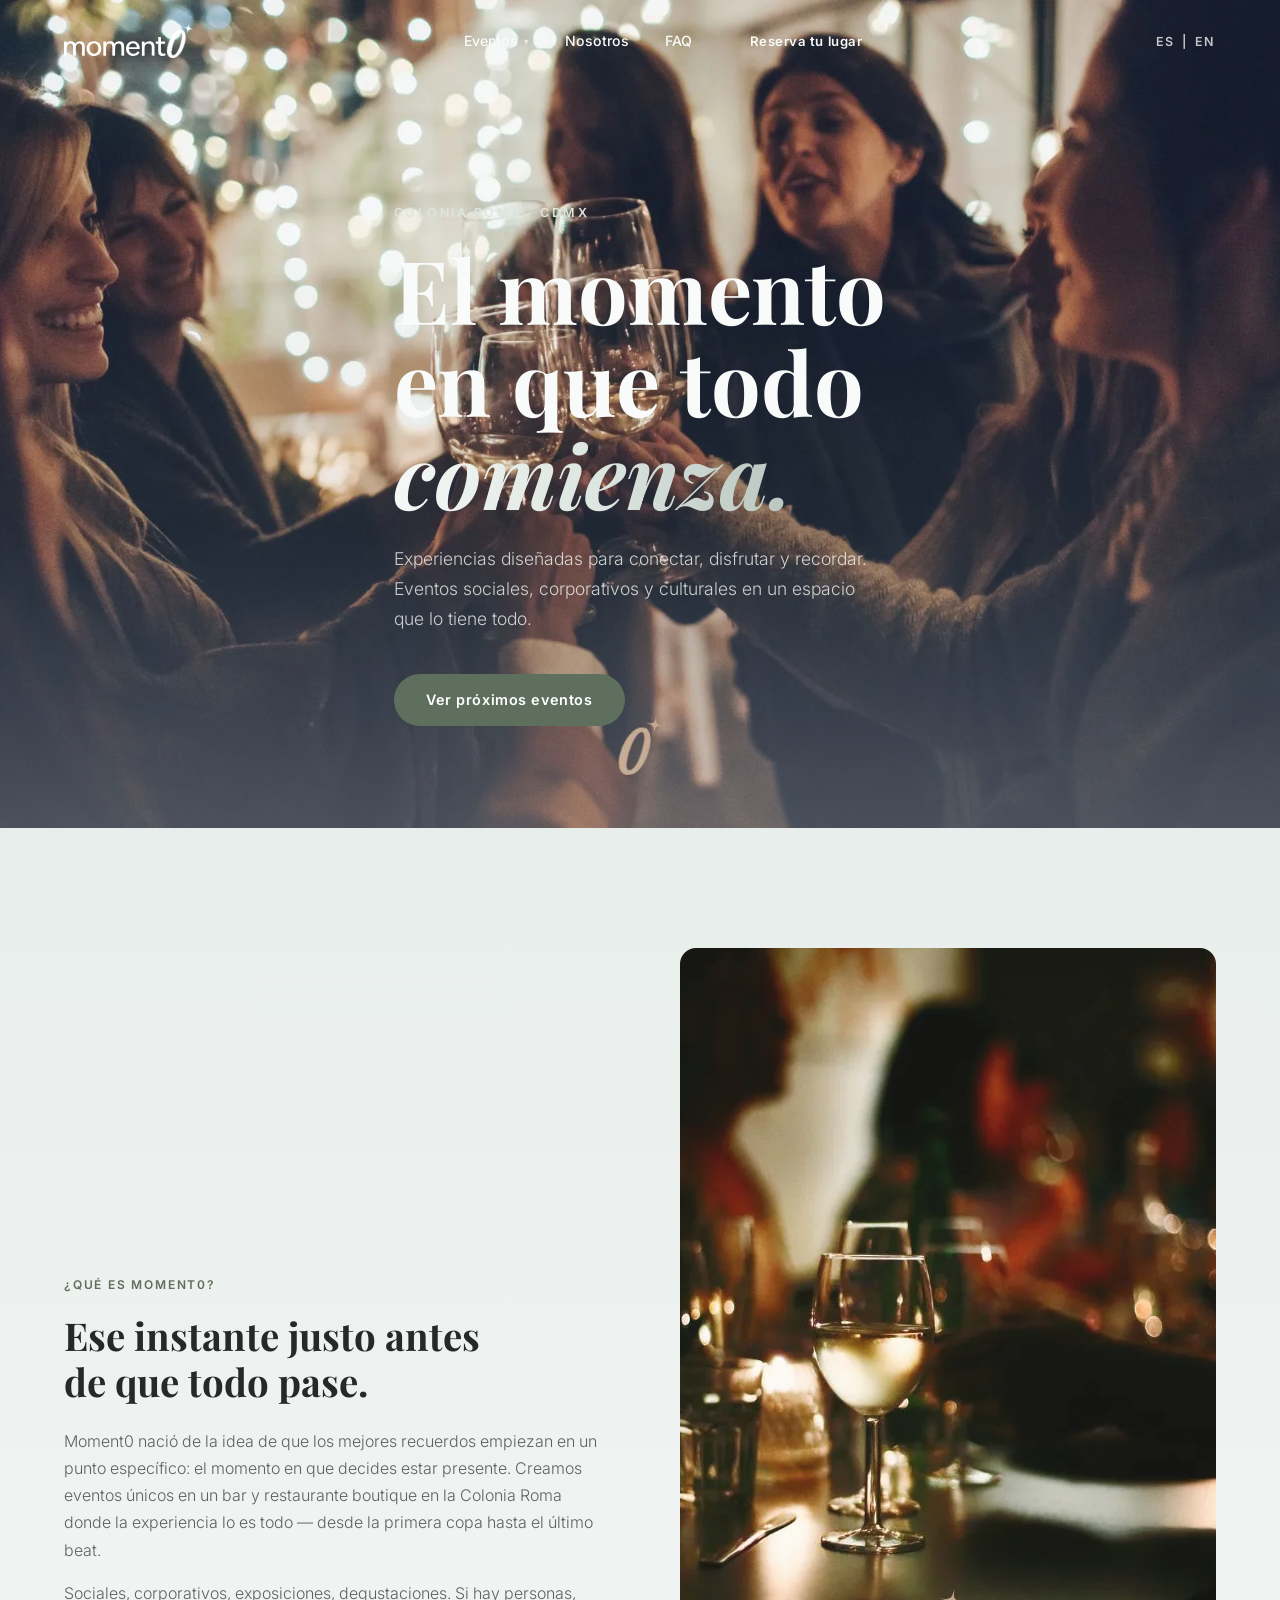
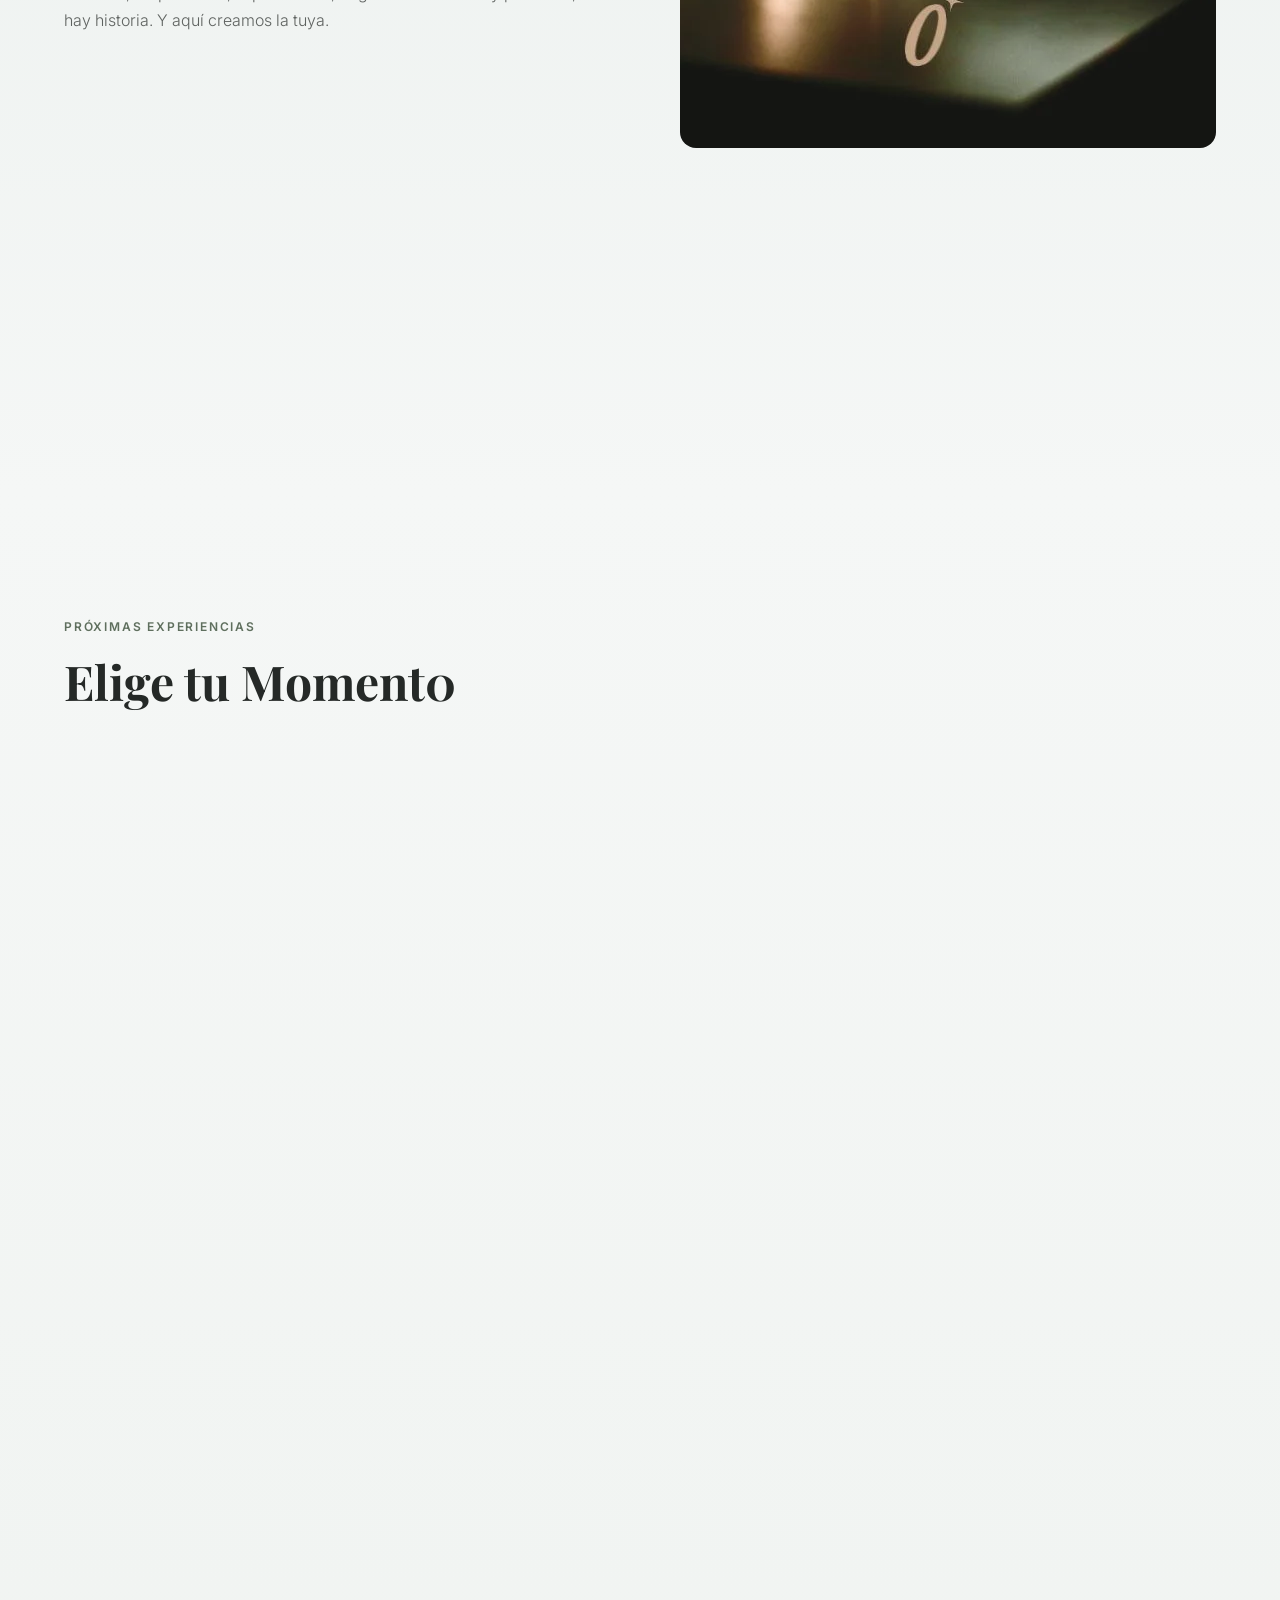
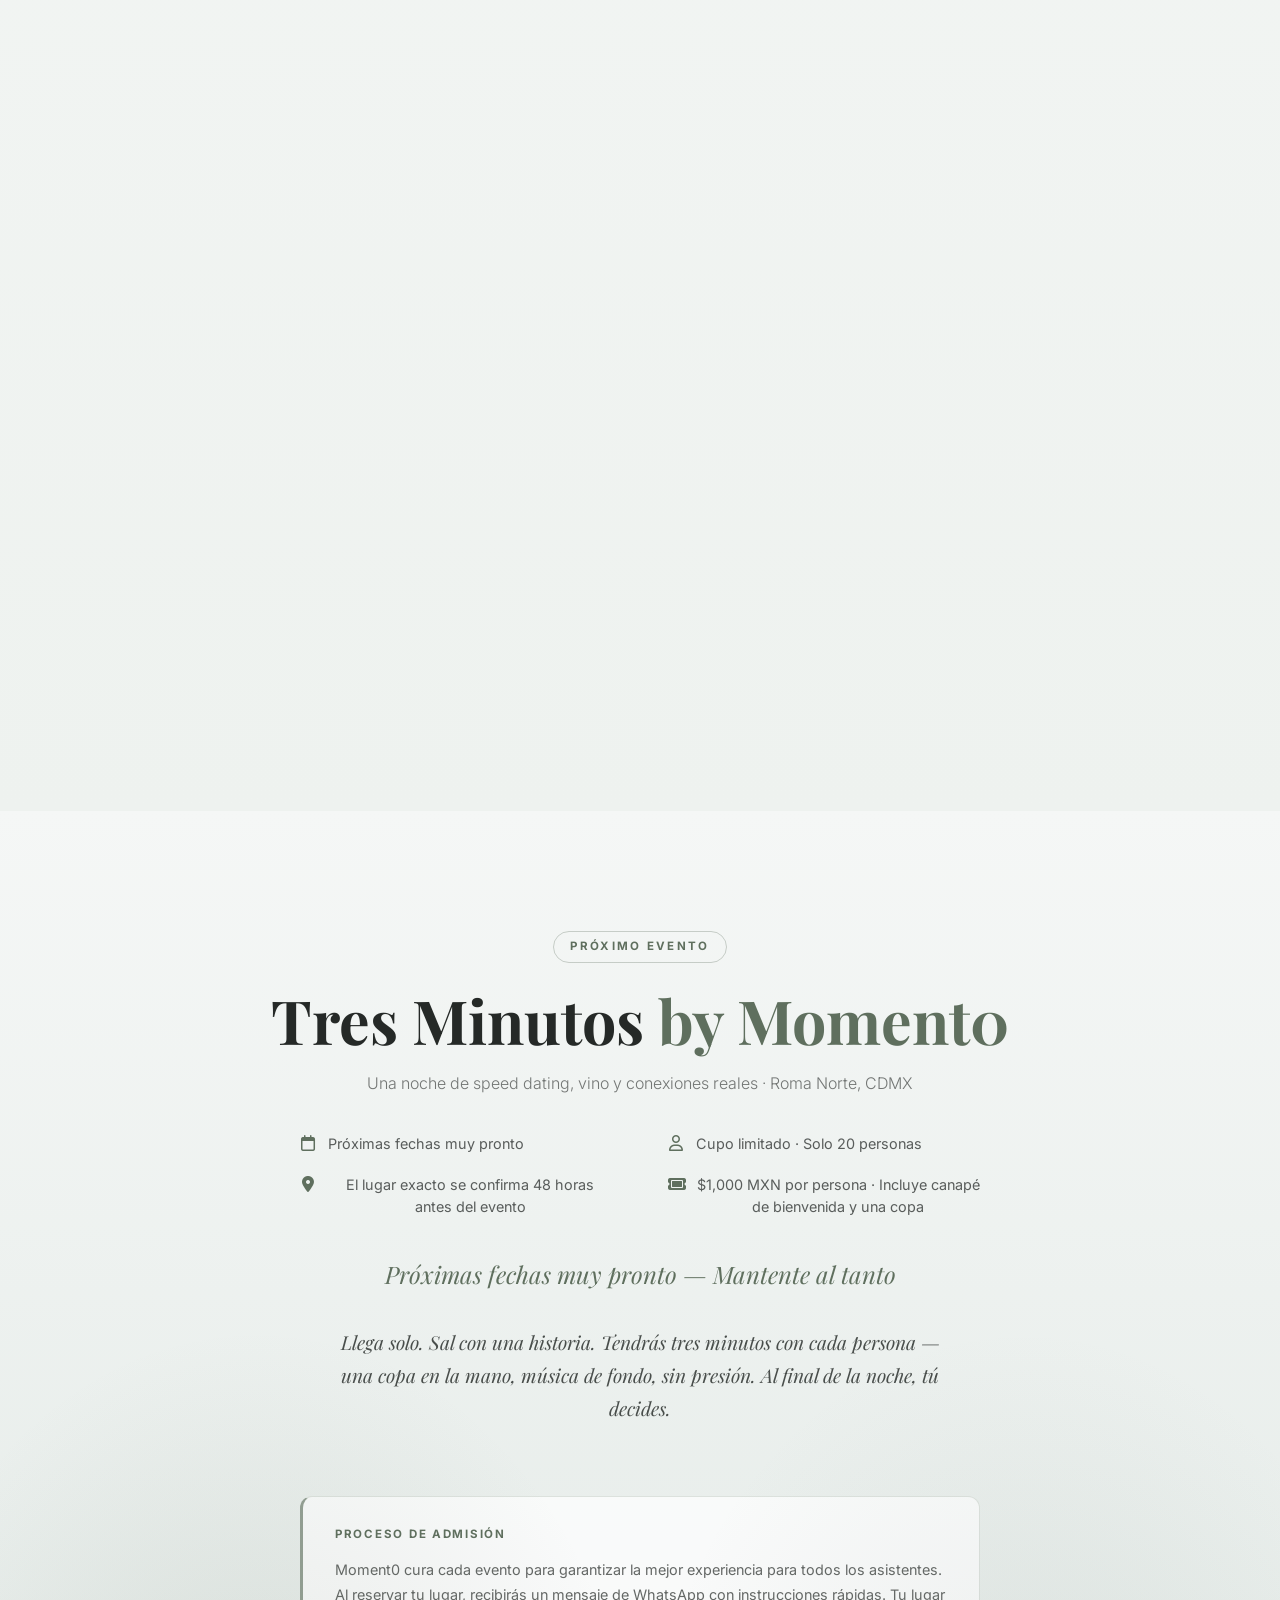
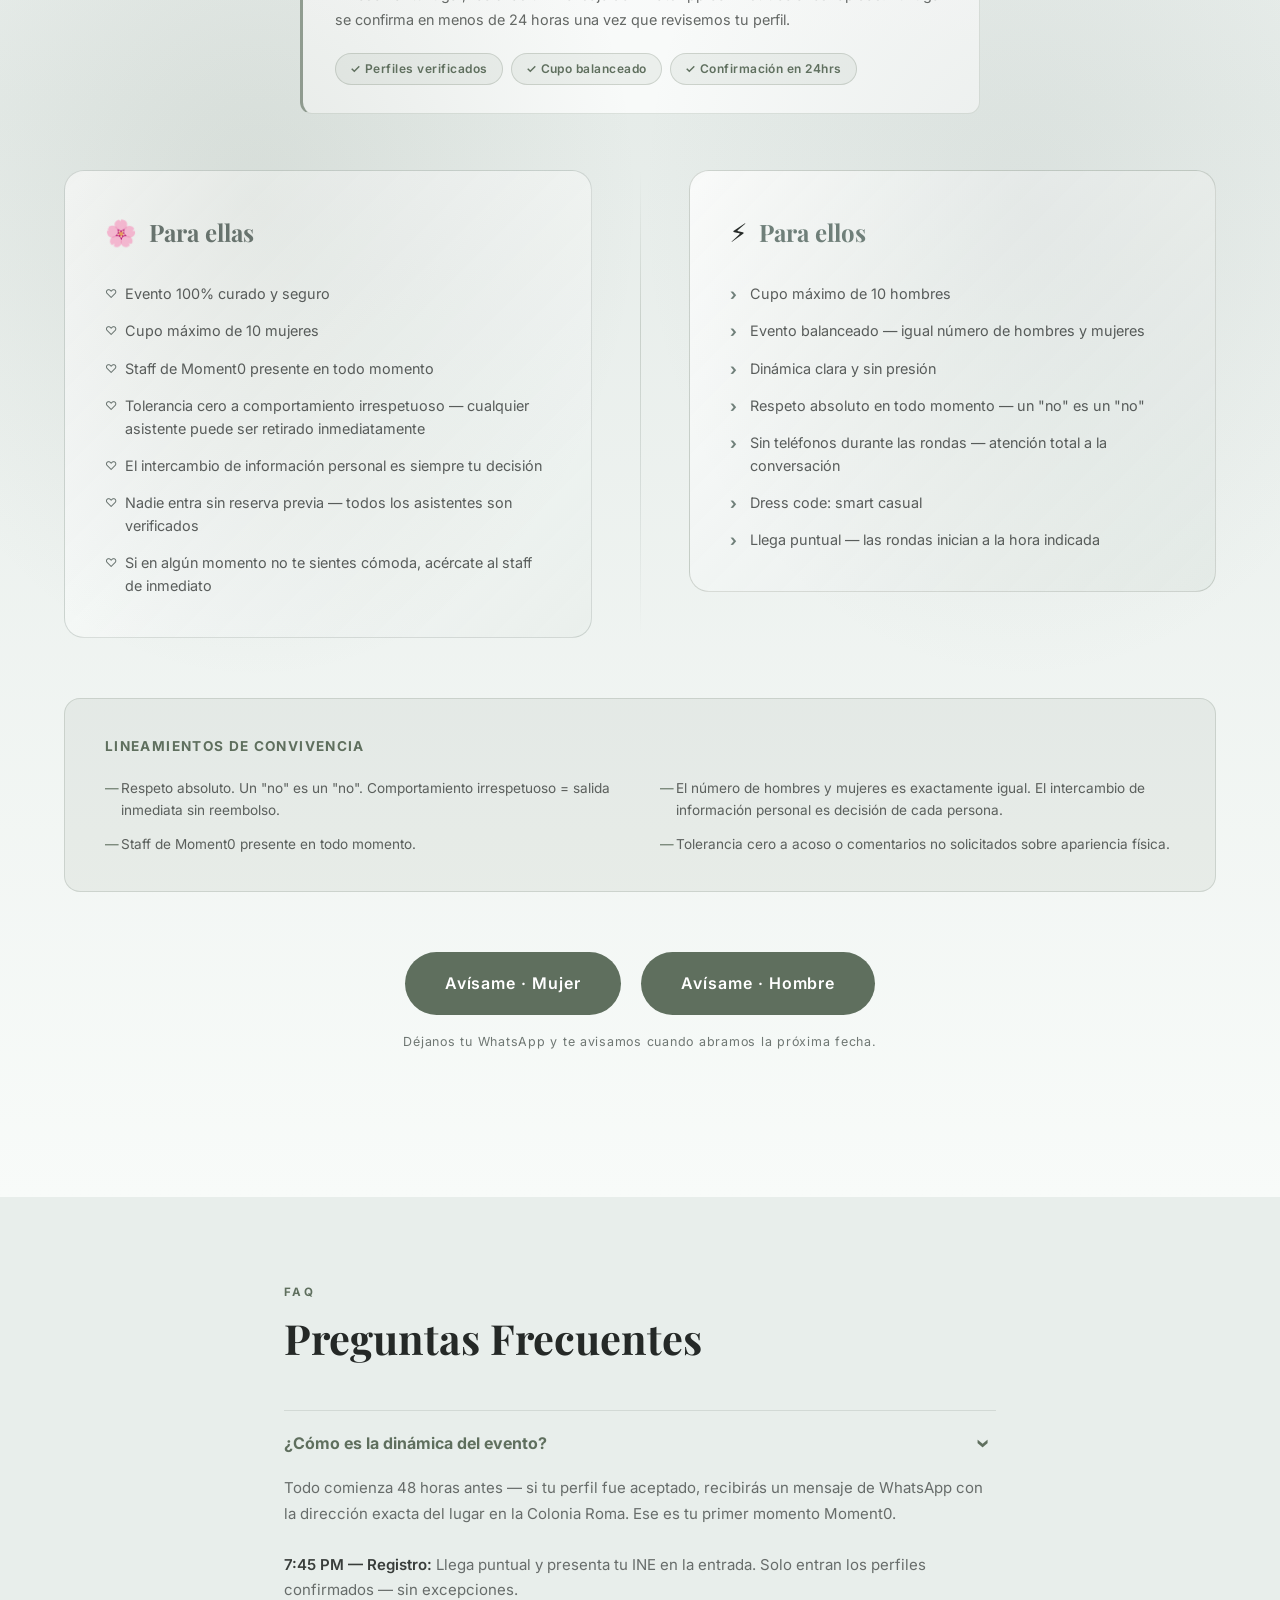
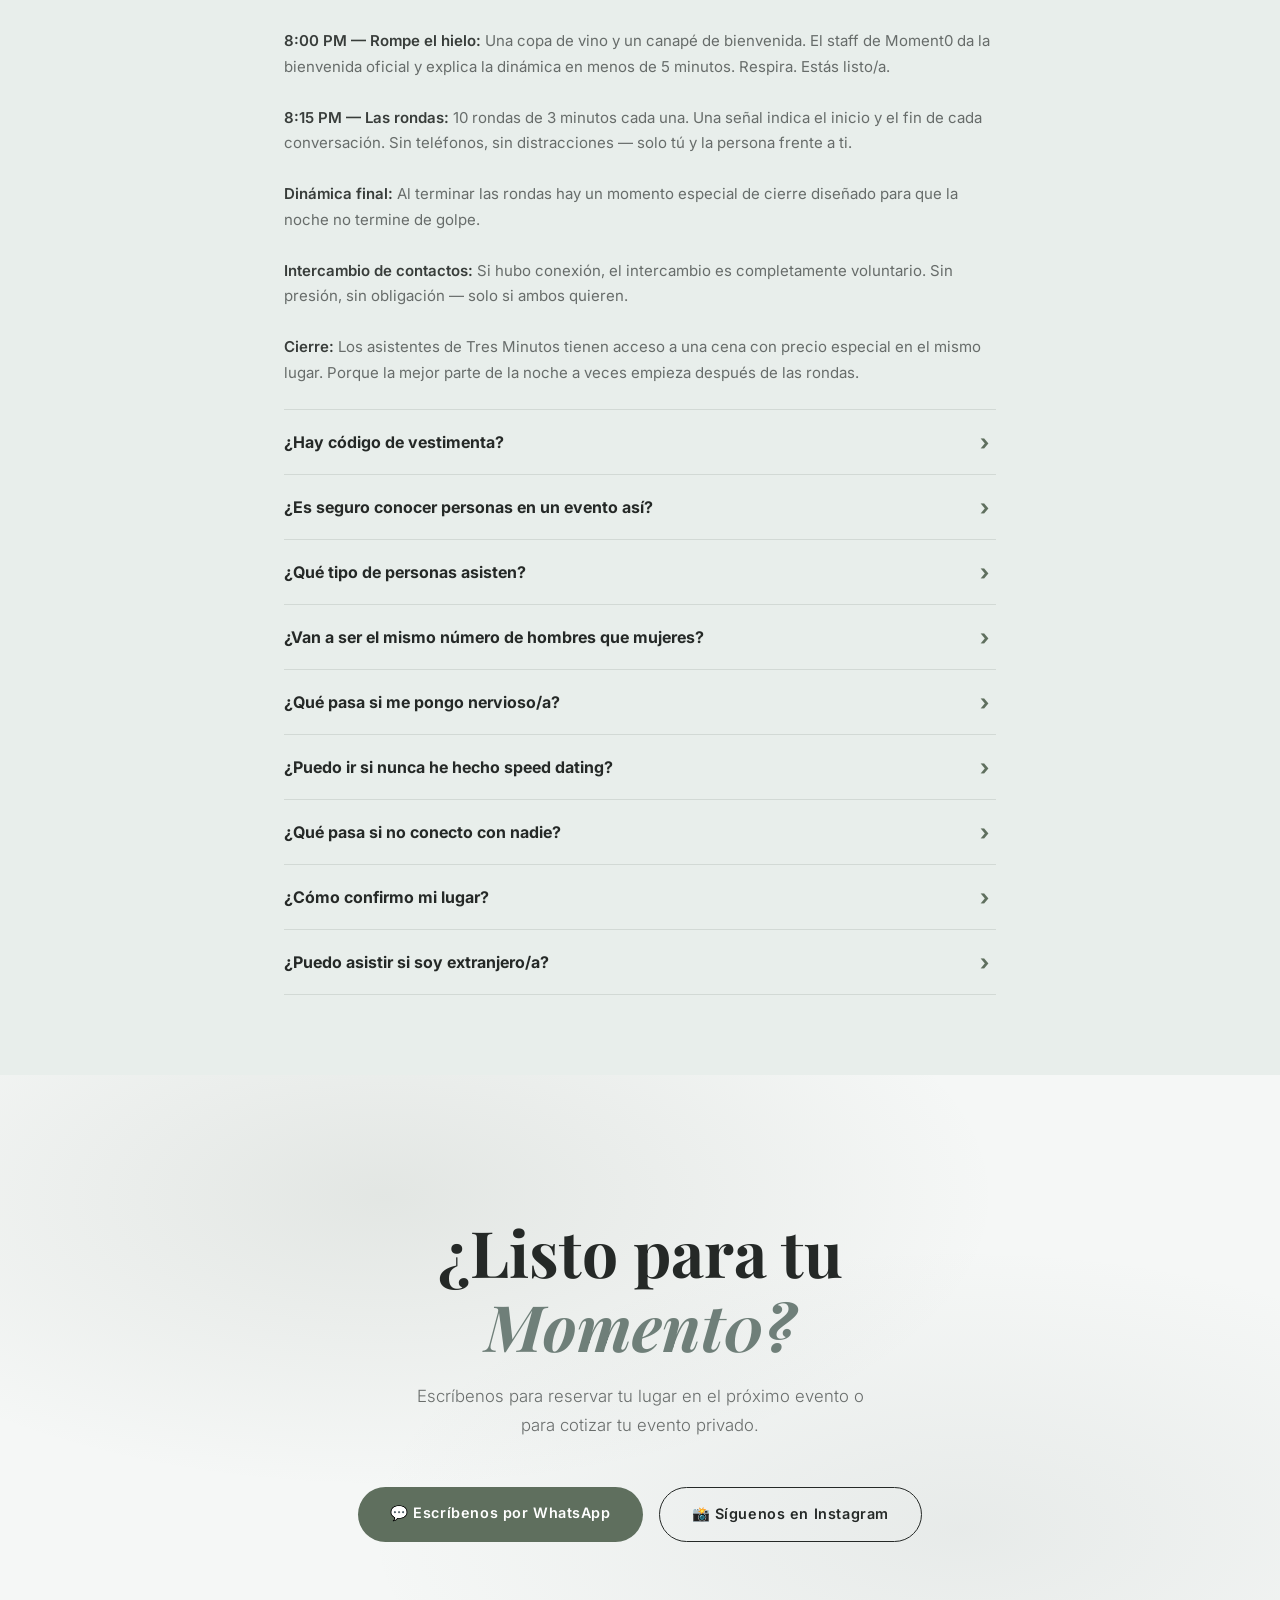
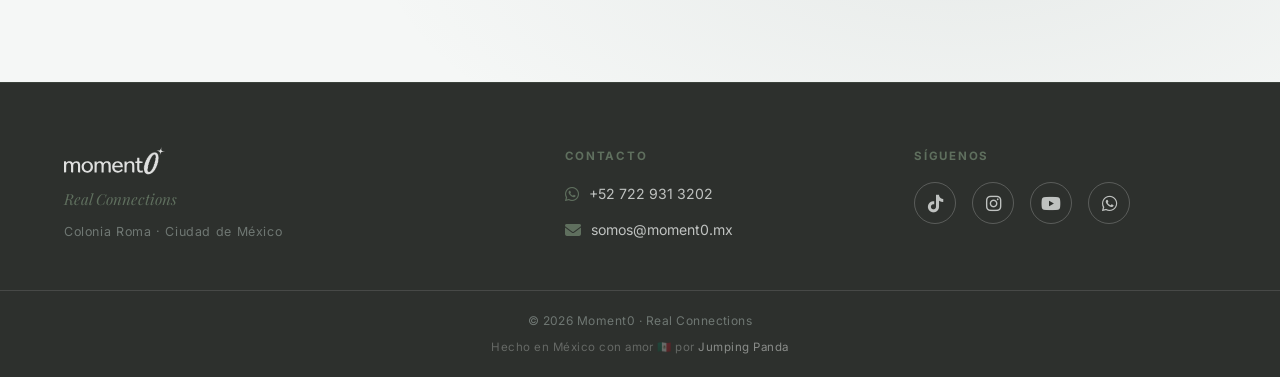
<file: index.html>
<!DOCTYPE html>
<html lang="es">
<head>
  <!-- Google tag (gtag.js) -->
  <script async src="https://www.googletagmanager.com/gtag/js?id=G-9HDMWQ01Z2"></script>
  <script>
    window.dataLayer = window.dataLayer || [];
    function gtag(){dataLayer.push(arguments);}
    gtag('js', new Date());
    gtag('config', 'G-9HDMWQ01Z2');
  </script>
  <meta charset="UTF-8" />
  <meta name="viewport" content="width=device-width, initial-scale=1.0" />
  <title>Moment0 — Real Connections</title>
  <meta name="tiktok" content="@somos.moment0" />
  <meta name="description" content="Moment0 — Real Connections. A collection of unique experiences: speed dating, board game nights, wine tastings and coffee parties in Colonia Roma, CDMX." />
  <!-- Hero LCP preload — high priority so browser fetches it before parsing body -->
  <link rel="preload" as="image" href="assets/hero-bg.webp" type="image/webp" fetchpriority="high" />
  <link rel="preconnect" href="https://fonts.googleapis.com" />
  <link rel="preconnect" href="https://fonts.gstatic.com" crossorigin />
  <link rel="preconnect" href="https://cdnjs.cloudflare.com" />
  <!-- Google Fonts: non-blocking load -->
  <link rel="preload" as="style" href="https://fonts.googleapis.com/css2?family=Playfair+Display:wght@400;700&family=Inter:wght@300;400;500;600&display=swap" onload="this.onload=null;this.rel='stylesheet'" />
  <noscript><link rel="stylesheet" href="https://fonts.googleapis.com/css2?family=Playfair+Display:wght@400;700&family=Inter:wght@300;400;500;600&display=swap" /></noscript>
  <link rel="icon" type="image/svg+xml" href="assets/favicon.svg" />
  <!-- Font Awesome: non-blocking load (all icons are below the fold) -->
  <link rel="preload" as="style" href="https://cdnjs.cloudflare.com/ajax/libs/font-awesome/6.5.0/css/all.min.css" onload="this.onload=null;this.rel='stylesheet'" />
  <noscript><link rel="stylesheet" href="https://cdnjs.cloudflare.com/ajax/libs/font-awesome/6.5.0/css/all.min.css" /></noscript>
  <!-- Critical CSS inlined: only rules needed to render the nav + hero without waiting for styles.css -->
  <style>
:root{--black:#f5f7f6;--dark:#e8eeeb;--dark2:#ffffff;--gold:#5f6f5e;--gold-lt:#6f7f79;--teal:#6f7f79;--violet:#69717a;--stone-lt:#68736f;--white:#252927;--grey:#6f7773;--font-serif:'Playfair Display',Georgia,serif;--font-sans:'Inter',system-ui,sans-serif;--radius:12px;--transition:0.3s ease}
*,*::before,*::after{box-sizing:border-box;margin:0;padding:0}
html{scroll-behavior:smooth}
body{background:var(--black);color:var(--white);font-family:var(--font-sans);font-size:16px;line-height:1.7;-webkit-font-smoothing:antialiased}
a{color:inherit;text-decoration:none}
img{max-width:100%;display:block}
picture{display:contents}
.container{max-width:1200px;margin:0 auto;padding:0 24px}
em{font-style:italic;color:var(--gold-lt)}
.btn{display:inline-block;padding:14px 32px;border-radius:40px;font-size:.9rem;font-weight:600;letter-spacing:.04em;transition:var(--transition);cursor:pointer;border:none}
.btn--primary{background:var(--gold);color:var(--dark2)}
.btn--primary:hover{background:#4b584a;transform:translateY(-2px)}
.btn--sm{padding:10px 22px;font-size:.82rem}
.nav{position:fixed;top:0;left:0;right:0;z-index:100;padding:20px 0;color:#f8fbf9;transition:background var(--transition),padding var(--transition)}
.nav.scrolled{background:rgba(245,247,246,.94);backdrop-filter:blur(12px);padding:14px 0;border-bottom:1px solid rgba(95,111,94,.18);box-shadow:0 12px 30px rgba(37,41,39,.08);color:var(--white)}
.nav__inner{display:flex;align-items:center;justify-content:space-between}
.nav__logo{font-family:var(--font-serif);font-size:1.5rem;font-weight:700;letter-spacing:-.01em}
.nav__logo span{color:var(--gold)}
.nav__logo-img{height:36px;width:auto;display:block;filter:brightness(0) invert(1);transition:filter var(--transition)}.nav.scrolled .nav__logo-img{filter:brightness(0)}
.nav__links{list-style:none;display:flex;align-items:center;gap:36px;font-size:.88rem;font-weight:500}
.nav__links a:not(.btn):hover{color:var(--gold);transition:color var(--transition)}
.lang-toggle{display:flex;align-items:center;gap:6px;font-size:.78rem;font-weight:600;letter-spacing:.08em;color:var(--grey)}
.lang-btn{background:none;border:none;color:var(--grey);font-size:.78rem;font-weight:600;letter-spacing:.08em;cursor:pointer;padding:4px 2px;transition:color var(--transition);font-family:var(--font-sans)}
.lang-btn:hover{color:#f8fbf9}.nav.scrolled .lang-btn:hover{color:var(--white)}.nav:not(.scrolled) .lang-toggle,.nav:not(.scrolled) .lang-btn{color:rgba(248,251,249,.76)}
.lang-btn.active{color:var(--gold)}
.nav__hamburger{display:none;flex-direction:column;gap:5px;background:none;border:none;cursor:pointer;padding:4px}
.nav__hamburger span{display:block;width:24px;height:2px;background:#f8fbf9;border-radius:2px;transition:var(--transition)}.nav.scrolled .nav__hamburger span{background:var(--white)}
.hero{position:relative;min-height:92vh;display:flex;align-items:center;overflow:hidden}
.hero__bg-img{position:absolute;inset:0;width:100%;height:100%;object-fit:cover;object-position:center;z-index:0}
.hero::before{content:'';position:absolute;inset:0;background:linear-gradient(135deg,rgba(34,35,31,.52) 0%,rgba(95,111,94,.34) 48%,rgba(111,127,121,.28) 100%)}
.hero__overlay{position:absolute;inset:0;background:linear-gradient(to top,rgba(245,247,246,.24) 0%,rgba(111,127,121,.12) 36%,transparent 70%)}
.hero__content{position:relative;z-index:1;max-width:640px;padding-top:100px;color:#f8fbf9}
.hero__tag{font-size:.78rem;font-weight:600;letter-spacing:.2em;text-transform:uppercase;color:#dce5df;margin-bottom:20px}
.hero__title{font-family:var(--font-serif);font-size:clamp(3rem,7vw,5.5rem);font-weight:700;line-height:1.05;margin-bottom:24px}
.hero__title em{color:#f4f8f6;background:linear-gradient(90deg,#f4f8f6 0%,#dce5df 52%,#b9c5bf 100%);-webkit-background-clip:text;background-clip:text;-webkit-text-fill-color:transparent}
.hero__sub{font-size:1.1rem;color:rgba(248,251,249,.78);max-width:480px;margin-bottom:40px;font-weight:300}.hero .btn--outline{border-color:rgba(248,251,249,.85);color:#f8fbf9}.hero .btn--outline:hover{background:#f8fbf9;color:var(--white)}
@media(max-width:680px){.nav__links{display:none}.nav__hamburger{display:flex}.hero__title{font-size:3rem}}
.nav__item--dropdown{position:relative}
.nav__submenu{position:absolute;top:100%;left:0;padding-top:14px;min-width:210px;display:none}
.nav__item--dropdown:hover .nav__submenu{display:block}
.nav__submenu-card{background:rgba(255,255,255,.96);backdrop-filter:blur(12px);border:1px solid rgba(95,111,94,.2);border-radius:12px;padding:8px;display:flex;flex-direction:column;gap:2px;box-shadow:0 16px 40px rgba(37,41,39,.16)}
.nav__submenu-card a{padding:10px 14px;border-radius:8px;font-size:.85rem;font-weight:500;color:var(--white);white-space:nowrap;transition:background var(--transition),color var(--transition)}
.nav__submenu-card a:hover{background:rgba(95,111,94,.08);color:var(--gold)}
.nav__evtoggle{display:inline-flex;align-items:center;gap:6px;cursor:pointer}
.nav__evtoggle::after{content:'▾';font-size:.7em;opacity:.65;display:inline-block;transition:transform var(--transition)}
.nav__item--dropdown:hover .nav__evtoggle::after{transform:rotate(180deg)}
@media(max-width:680px){.nav__submenu{position:static;display:block;padding-top:6px;min-width:0}.nav__submenu-card{background:transparent;backdrop-filter:none;border:none;box-shadow:none;padding:4px 0 0 16px;gap:0}.nav__submenu-card a{padding:8px 0;color:rgba(255,248,241,.75)}.nav__evtoggle::after{display:none}}
  </style>
  <!-- Full stylesheet: async so it never blocks first paint -->
  <link rel="stylesheet" href="css/styles.css" media="print" onload="this.media='all'" />
  <noscript><link rel="stylesheet" href="css/styles.css" /></noscript>
</head>
<body>

  <!-- NAV -->
  <nav class="nav">
    <div class="nav__inner container">
      <a class="nav__logo" href="#">
        <img src="assets/logo.svg" alt="Moment0" class="nav__logo-img" />
      </a>
      <ul class="nav__links">
        <li class="nav__item nav__item--dropdown">
          <a href="#eventos" class="nav__evtoggle" data-i18n="nav.events">Eventos</a>
          <div class="nav__submenu">
            <div class="nav__submenu-card">
              <a href="/speed-dating-cdmx/" data-i18n="nav.ev.speed">Speed Dating</a>
              <a href="/coffee-party-cdmx/" data-i18n="nav.ev.coffee">Coffee Party</a>
            </div>
          </div>
        </li>
        <li><a href="#nosotros" data-i18n="nav.about">Nosotros</a></li>
        <li><a href="#faq" data-i18n="nav.faq">FAQ</a></li>
        <li><a href="#contacto" class="btn btn--sm" data-i18n="nav.cta">Reserva tu lugar</a></li>
      </ul>
      <div class="lang-toggle">
        <button class="lang-btn active" data-lang="es">ES</button>
        <span>|</span>
        <button class="lang-btn" data-lang="en">EN</button>
      </div>
      <button class="nav__hamburger" aria-label="Menú">
        <span></span><span></span><span></span>
      </button>
    </div>
  </nav>

  <!-- HERO -->
  <section class="hero">
    <picture>
      <source srcset="assets/hero-bg.webp" type="image/webp">
      <img src="assets/hero-bg.jpg" alt="" class="hero__bg-img" fetchpriority="high" width="1920" height="1080">
    </picture>
    <div class="hero__overlay"></div>
    <div class="hero__content container">
      <p class="hero__tag">Colonia Roma · CDMX</p>
      <h1 class="hero__title" data-i18n-html="hero.title">El momento<br/>en que todo<br/><em>comienza.</em></h1>
      <p class="hero__sub" data-i18n="hero.sub">Experiencias diseñadas para conectar, disfrutar y recordar. Eventos sociales, corporativos y culturales en un espacio que lo tiene todo.</p>
      <a href="#eventos" class="btn btn--primary" data-i18n="hero.cta">Ver próximos eventos</a>
    </div>
  </section>

  <!-- ABOUT -->
  <section class="about" id="nosotros">
    <div class="container about__grid">
      <div class="about__text">
        <span class="label" data-i18n="about.label">¿Qué es Moment0?</span>
        <h2 data-i18n-html="about.title">Ese instante justo antes<br/>de que todo pase.</h2>
        <p data-i18n="about.p1">Moment0 nació de la idea de que los mejores recuerdos empiezan en un punto específico: el momento en que decides estar presente. Creamos eventos únicos en un bar y restaurante boutique en la Colonia Roma donde la experiencia lo es todo — desde la primera copa hasta el último beat.</p>
        <p data-i18n="about.p2">Sociales, corporativos, exposiciones, degustaciones. Si hay personas, hay historia. Y aquí creamos la tuya.</p>
      </div>
      <div class="about__right">
        <picture>
          <source srcset="assets/about-venue.webp" type="image/webp">
          <img src="assets/about-venue.jpg" alt="Venue" class="about__img" loading="lazy" width="1200" height="800" />
        </picture>
      <div class="about__stats">
        <div class="stat">
          <strong>4</strong>
          <span data-i18n="about.stat1">Tipos de evento</span>
        </div>
        <div class="stat">
          <strong>Roma</strong>
          <span data-i18n="about.stat2">Ubicación</span>
        </div>
        <div class="stat">
          <strong>∞</strong>
          <span data-i18n="about.stat3">Conexiones</span>
        </div>
      </div>
      </div>
    </div>
  </section>

  <!-- EVENTOS -->
  <section class="eventos" id="eventos">
    <div class="container">
      <span class="label" data-i18n="events.label">Próximas experiencias</span>
      <h2 class="section-title" data-i18n="events.title">Elige tu Moment0</h2>

      <div class="eventos__grid">

        <!-- Speed Dating -->
        <article class="card card--dating">
          <picture>
            <source srcset="assets/speed-dating.webp" type="image/webp">
            <img src="assets/speed-dating.jpg" alt="Speed Dating" class="card__img" loading="lazy" width="1600" height="1120" />
          </picture>
          <div class="card__badge" data-i18n="badge.social">Social</div>
          <div class="card__emoji">💫</div>
          <h3 class="card__title" data-i18n="dating.title">Speed Dating</h3>
          <p class="card__desc" data-i18n="dating.desc">Tres minutos. Una persona. La posibilidad de que todo cambie. Conoce a todos los asistentes en una noche de conversaciones rápidas, snacks y bebida incluida. Si hay chispa, se comparte número de WhatsApp.</p>
          <ul class="card__details">
            <li data-i18n="dating.d1">⏱ 3 min por pareja</li>
            <li data-i18n="dating.d2">🍹 Bebida y snacks incluidos</li>
            <li data-i18n="dating.d3">📲 Match = intercambio de WhatsApp</li>
            <li data-i18n="dating.d4">💳 $1,000 MXN por persona · incluye canapé y copa de bienvenida</li>
          </ul>
          <a href="/speed-dating-cdmx/" class="btn btn--outline" data-i18n="card.cta">Quiero asistir</a>
        </article>

        <!-- Noche de Juegos -->
        <article class="card card--games">
          <picture>
            <source srcset="assets/board-games.webp" type="image/webp">
            <img src="assets/board-games.jpg" alt="Board Game Night" class="card__img" loading="lazy" width="800" height="560" />
          </picture>
          <div class="card__badge" data-i18n="badge.social">Social</div>
          <div class="card__emoji">🎲</div>
          <h3 class="card__title" data-i18n="games.title">Noche de Juegos de Mesa</h3>
          <p class="card__desc" data-i18n="games.desc">Olvídate de la pantalla. Una noche rodeada de juegos clásicos y modernos, buena comida, snacks y la mejor compañía. Cover de entrada, todo lo demás es diversión.</p>
          <ul class="card__details">
            <li data-i18n="games.d1">🃏 Selección de juegos de mesa</li>
            <li data-i18n="games.d2">🍕 Ronda de snacks y comida</li>
            <li data-i18n="games.d3">🎟 Cover de entrada</li>
            <li data-i18n="other.date">📅 Fecha por confirmar</li>
          </ul>
          <a href="#contacto" class="btn btn--outline" data-i18n="card.cta">Quiero asistir</a>
        </article>

        <!-- Cata de Vinos -->
        <article class="card card--wine">
          <picture>
            <source srcset="assets/wine-tasting.webp" type="image/webp">
            <img src="assets/wine-tasting.jpg" alt="Wine Tasting" class="card__img" loading="lazy" width="800" height="560" />
          </picture>
          <div class="card__badge" data-i18n="badge.cultural">Cultural</div>
          <div class="card__emoji">🍷</div>
          <h3 class="card__title" data-i18n="wine.title">Cata de Vinos</h3>
          <p class="card__desc" data-i18n="wine.desc">Una experiencia sensorial para los que quieren saber más sobre el mundo del vino. Degustación guiada, maridaje, información vinícola y todo lo que quieras comer. El vino ya está incluido.</p>
          <ul class="card__details">
            <li data-i18n="wine.d1">🍇 Vinos seleccionados incluidos</li>
            <li data-i18n="wine.d2">📖 Guía de cata y maridaje</li>
            <li data-i18n="wine.d3">🧀 Comida a la carta</li>
            <li data-i18n="other.date">📅 Fecha por confirmar</li>
          </ul>
          <a href="#contacto" class="btn btn--outline" data-i18n="card.cta">Quiero asistir</a>
        </article>

        <!-- Coffee Party -->
        <article class="card card--coffee">
          <picture>
            <source srcset="assets/coffee-party.webp" type="image/webp">
            <img src="assets/coffee-party.jpg" alt="Coffee Party" class="card__img" loading="lazy" width="800" height="560" />
          </picture>
          <div class="card__badge" data-i18n="badge.party">Fiesta</div>
          <div class="card__emoji">☕</div>
          <h3 class="card__title" data-i18n="coffee.title">Coffee Party</h3>
          <p class="card__desc" data-i18n="coffee.desc">¿Por qué esperar a la noche para festejar? A partir de las 10am, DJ en vivo, café de especialidad, pan artesanal y si quieres algo con más vuelo: mimosas, cervezas y cócteles ligeros. Cinco horas de pura energía matutina.</p>
          <ul class="card__details">
            <li data-i18n="coffee.d1">☀️ 10am — 3pm</li>
            <li data-i18n="coffee.d2">🎵 DJ en vivo · 5 horas</li>
            <li data-i18n="coffee.d3">🥂 Café + opción de alcohol ligero</li>
            <li data-i18n="other.date">📅 Fecha por confirmar</li>
          </ul>
          <a href="/coffee-party-cdmx/" class="btn btn--outline" data-i18n="card.cta">Quiero asistir</a>
        </article>

      </div>
    </div>
  </section>

  <!-- TRES MINUTOS EVENT -->
  <section class="tm" id="tres-minutos">
    <div class="container">

      <!-- PART 1: OVERVIEW -->
      <div class="tm__overview">
        <span class="tm__eyebrow" data-i18n="tm.eyebrow">Próximo evento</span>
        <h2 class="tm__title">Tres Minutos <span>by Moment0</span></h2>
        <p class="tm__subtitle" data-i18n="tm.subtitle">Una noche de speed dating, mezcal y conexiones reales · Roma Norte, CDMX</p>

        <div class="tm__meta">
          <div class="tm__meta-item">
            <i class="fa-regular fa-calendar"></i>
            <span data-i18n="tm.date">Próximas fechas muy pronto</span>
          </div>
          <div class="tm__meta-item">
            <i class="fa-regular fa-user"></i>
            <span data-i18n="tm.capacity">Cupo limitado · Solo 20 personas</span>
          </div>
          <div class="tm__meta-item">
            <i class="fa-solid fa-location-dot"></i>
            <span data-i18n="tm.location">El lugar exacto se confirma 48 horas antes del evento</span>
          </div>
          <div class="tm__meta-item">
            <i class="fa-solid fa-ticket"></i>
            <span data-i18n="tm.price">$1,000 MXN por persona · Incluye canapé de bienvenida y una copa</span>
          </div>
        </div>

        <div class="tm__countdown">
          <p class="tm__countdown-today" data-i18n="tm.soon">Próximas fechas muy pronto — Mantente al tanto</p>
        </div>

        <p class="tm__desc" data-i18n="tm.desc">Llega solo. Sal con una historia. Tendrás tres minutos con cada persona — una copa en la mano, música de fondo, sin presión. Al final de la noche, tú decides.</p>
      </div>

      <!-- SCREENING NOTICE -->
      <div class="tm__screening">
        <h4 class="tm__screening-title" data-i18n="tm.screening.title">Proceso de admisión</h4>
        <p class="tm__screening-body" data-i18n="tm.screening.body">Moment0 cura cada evento para garantizar la mejor experiencia para todos los asistentes. Al reservar tu lugar, recibirás un mensaje de WhatsApp con instrucciones rápidas. Tu lugar se confirma en menos de 24 horas una vez que revisemos tu perfil.</p>
        <div class="tm__screening-pills">
          <span class="tm__pill" data-i18n="tm.screening.p1">✓ Perfiles verificados</span>
          <span class="tm__pill" data-i18n="tm.screening.p2">✓ Cupo balanceado</span>
          <span class="tm__pill" data-i18n="tm.screening.p3">✓ Confirmación en 24hrs</span>
        </div>
      </div>

      <!-- PART 2: TWO-COLUMN SPLIT -->
      <div class="tm__split">

        <!-- WOMEN -->
        <div class="tm__col tm__col--women">
          <div class="tm__col-header">
            <span class="tm__col-icon">🌸</span>
            <h3 data-i18n="tm.women.title">Para ellas</h3>
          </div>
          <ul class="tm__list">
            <li data-i18n="tm.women.l1">Evento 100% curado y seguro</li>
            <li data-i18n="tm.women.l2">Cupo máximo de 10 mujeres</li>
            <li data-i18n="tm.women.l3">Staff de Moment0 presente en todo momento</li>
            <li data-i18n="tm.women.l4">Tolerancia cero a comportamiento irrespetuoso — cualquier asistente puede ser retirado inmediatamente</li>
            <li data-i18n="tm.women.l5">El intercambio de información personal es siempre tu decisión</li>
            <li data-i18n="tm.women.l6">Nadie entra sin reserva previa — todos los asistentes son verificados</li>
            <li data-i18n="tm.women.l7">Si en algún momento no te sientes cómoda, acércate al staff de inmediato</li>
          </ul>
        </div>

        <div class="tm__divider"></div>

        <!-- MEN -->
        <div class="tm__col tm__col--men">
          <div class="tm__col-header">
            <span class="tm__col-icon">⚡</span>
            <h3 data-i18n="tm.men.title">Para ellos</h3>
          </div>
          <ul class="tm__list">
            <li data-i18n="tm.men.l1">Cupo máximo de 10 hombres</li>
            <li data-i18n="tm.men.l2">Evento balanceado — igual número de hombres y mujeres</li>
            <li data-i18n="tm.men.l3">Dinámica clara y sin presión</li>
            <li data-i18n="tm.men.l4">Respeto absoluto en todo momento — un "no" es un "no"</li>
            <li data-i18n="tm.men.l5">Sin teléfonos durante las rondas — atención total a la conversación</li>
            <li data-i18n="tm.men.l6">Dress code: smart casual</li>
            <li data-i18n="tm.men.l7">Llega puntual — las rondas inician a la hora indicada</li>
          </ul>
        </div>

      </div>

      <!-- PART 3: SAFETY GUIDELINES -->
      <div class="tm__safety">
        <h4 class="tm__safety-title" data-i18n="tm.safety.title">
          <i class="fa-solid fa-shield-halved"></i>
          Lineamientos de convivencia
        </h4>
        <ul class="tm__safety-list">
          <li data-i18n="tm.safety.l1">Respeto absoluto. Un "no" es un "no". Comportamiento irrespetuoso = salida inmediata sin reembolso.</li>
          <li data-i18n="tm.safety.l2">El número de hombres y mujeres es exactamente igual. El intercambio de información personal es decisión de cada persona.</li>
          <li data-i18n="tm.safety.l3">Staff de Moment0 presente en todo momento.</li>
          <li data-i18n="tm.safety.l4">Tolerancia cero a acoso o comentarios no solicitados sobre apariencia física.</li>
        </ul>
      </div>

      <!-- PART 4: CTA -->
      <div class="tm__cta">
        <div class="tm__cta-btns">
          <a href="https://wa.me/527229313202?text=Hola%2C%20me%20gustar%C3%ADa%20recibir%20aviso%20cuando%20anuncien%20la%20pr%C3%B3xima%20fecha%20de%20Tres%20Minutos%20by%20Moment0.%20%C2%BFMe%20pueden%20agregar%20a%20la%20lista%3F" class="btn btn--primary btn--lg" target="_blank" rel="noopener noreferrer" data-i18n="tm.cta.women">Avísame · Mujer</a>
          <a href="https://wa.me/527229313202?text=Hola%2C%20me%20gustar%C3%ADa%20recibir%20aviso%20cuando%20anuncien%20la%20pr%C3%B3xima%20fecha%20de%20Tres%20Minutos%20by%20Moment0.%20%C2%BFMe%20pueden%20agregar%20a%20la%20lista%3F" class="btn btn--primary btn--lg" target="_blank" rel="noopener noreferrer" data-i18n="tm.cta.men">Avísame · Hombre</a>
        </div>
        <p class="tm__cta-note" data-i18n="tm.cta.note">Déjanos tu WhatsApp y te avisamos cuando abramos la próxima fecha.</p>
      </div>

    </div>
  </section>

  <!-- FAQ -->
  <section class="faq" id="faq">
    <div class="faq__inner">
      <span class="faq__label">FAQ</span>
      <h2 class="faq__title" data-i18n="faq.title">Preguntas Frecuentes</h2>

      <div class="faq__list">

        <div class="faq__item">
          <button class="faq__btn" type="button" aria-expanded="false">
            <span data-i18n="faq.q1">¿Cómo es la dinámica del evento?</span>
            <span class="faq__chevron" aria-hidden="true">›</span>
          </button>
          <div class="faq__body">
            <div class="faq__body-inner" data-i18n-html="faq.a1"></div>
          </div>
        </div>

        <div class="faq__item">
          <button class="faq__btn" type="button" aria-expanded="false">
            <span data-i18n="faq.q2">¿Hay código de vestimenta?</span>
            <span class="faq__chevron" aria-hidden="true">›</span>
          </button>
          <div class="faq__body">
            <div class="faq__body-inner" data-i18n-html="faq.a2"></div>
          </div>
        </div>

        <div class="faq__item">
          <button class="faq__btn" type="button" aria-expanded="false">
            <span data-i18n="faq.q3">¿Es seguro conocer personas en un evento así?</span>
            <span class="faq__chevron" aria-hidden="true">›</span>
          </button>
          <div class="faq__body">
            <div class="faq__body-inner" data-i18n-html="faq.a3"></div>
          </div>
        </div>

        <div class="faq__item">
          <button class="faq__btn" type="button" aria-expanded="false">
            <span data-i18n="faq.q4">¿Qué tipo de personas asisten?</span>
            <span class="faq__chevron" aria-hidden="true">›</span>
          </button>
          <div class="faq__body">
            <div class="faq__body-inner" data-i18n-html="faq.a4"></div>
          </div>
        </div>

        <div class="faq__item">
          <button class="faq__btn" type="button" aria-expanded="false">
            <span data-i18n="faq.q5">¿Van a ser el mismo número de hombres que mujeres?</span>
            <span class="faq__chevron" aria-hidden="true">›</span>
          </button>
          <div class="faq__body">
            <div class="faq__body-inner" data-i18n-html="faq.a5"></div>
          </div>
        </div>

        <div class="faq__item">
          <button class="faq__btn" type="button" aria-expanded="false">
            <span data-i18n="faq.q6">¿Qué pasa si me pongo nervioso/a?</span>
            <span class="faq__chevron" aria-hidden="true">›</span>
          </button>
          <div class="faq__body">
            <div class="faq__body-inner" data-i18n-html="faq.a6"></div>
          </div>
        </div>

        <div class="faq__item">
          <button class="faq__btn" type="button" aria-expanded="false">
            <span data-i18n="faq.q7">¿Puedo ir si nunca he hecho speed dating?</span>
            <span class="faq__chevron" aria-hidden="true">›</span>
          </button>
          <div class="faq__body">
            <div class="faq__body-inner" data-i18n-html="faq.a7"></div>
          </div>
        </div>

        <div class="faq__item">
          <button class="faq__btn" type="button" aria-expanded="false">
            <span data-i18n="faq.q8">¿Qué pasa si no conecto con nadie?</span>
            <span class="faq__chevron" aria-hidden="true">›</span>
          </button>
          <div class="faq__body">
            <div class="faq__body-inner" data-i18n-html="faq.a8"></div>
          </div>
        </div>

        <div class="faq__item">
          <button class="faq__btn" type="button" aria-expanded="false">
            <span data-i18n="faq.q9">¿Cómo confirmo mi lugar?</span>
            <span class="faq__chevron" aria-hidden="true">›</span>
          </button>
          <div class="faq__body">
            <div class="faq__body-inner" data-i18n-html="faq.a9"></div>
          </div>
        </div>

        <div class="faq__item">
          <button class="faq__btn" type="button" aria-expanded="false">
            <span data-i18n="faq.q10">¿Puedo asistir si soy extranjero/a?</span>
            <span class="faq__chevron" aria-hidden="true">›</span>
          </button>
          <div class="faq__body">
            <div class="faq__body-inner" data-i18n-html="faq.a10"></div>
          </div>
        </div>

      </div>
    </div>
  </section>

  <!-- CTA / CONTACTO -->
  <section class="contacto" id="contacto">
    <div class="container contacto__inner">
      <h2 data-i18n-html="cta.title">¿Listo para tu<br/><em>Moment0?</em></h2>
      <p data-i18n="cta.sub">Escríbenos para reservar tu lugar en el próximo evento o para cotizar tu evento privado.</p>
      <div class="contacto__actions">
        <a href="https://wa.me/527229313202?text=Hola%2C%20me%20gustar%C3%ADa%20reservar%20mi%20lugar%20en%20el%20pr%C3%B3ximo%20evento%20de%20Moment0.%20%C2%BFMe%20pueden%20dar%20m%C3%A1s%20informaci%C3%B3n%3F" class="btn btn--primary" target="_blank" rel="noopener noreferrer" data-i18n="cta.wa">💬 Escríbenos por WhatsApp</a>
        <a href="https://instagram.com/somos.moment0" class="btn btn--outline--light" target="_blank" rel="noopener noreferrer" data-i18n="cta.ig">📸 Síguenos en Instagram</a>
      </div>
    </div>
  </section>

  <!-- FOOTER -->
  <footer class="footer">
    <div class="container footer__top">

      <div class="footer__brand">
        <img src="assets/logo.svg" alt="Moment0" class="footer__logo-img" />
        <p class="footer__tagline">Real Connections</p>
        <p class="footer__copy">Colonia Roma · Ciudad de México</p>
      </div>

      <div class="footer__contact">
        <p class="footer__contact-title" data-i18n="footer.contact">Contacto</p>
        <ul class="footer__contact-list">
          <li>
            <a href="https://wa.me/527229313202?text=Hola%2C%20me%20gustar%C3%ADa%20reservar%20mi%20lugar%20en%20el%20pr%C3%B3ximo%20evento%20de%20Moment0.%20%C2%BFMe%20pueden%20dar%20m%C3%A1s%20informaci%C3%B3n%3F" target="_blank" rel="noopener noreferrer">
              <i class="fa-brands fa-whatsapp"></i> +52 722 931 3202
            </a>
          </li>
          <li>
            <a href="mailto:somos@moment0.mx">
              <i class="fa-solid fa-envelope"></i> somos@moment0.mx
            </a>
          </li>
        </ul>
      </div>

      <div class="footer__social-col">
        <p class="footer__contact-title" data-i18n="footer.follow">Síguenos</p>
        <div class="footer__social">
          <a href="https://tiktok.com/@somos.moment0" target="_blank" rel="noopener noreferrer" aria-label="TikTok">
            <i class="fa-brands fa-tiktok"></i>
          </a>
          <a href="https://instagram.com/somos.moment0" target="_blank" rel="noopener noreferrer" aria-label="Instagram">
            <i class="fa-brands fa-instagram"></i>
          </a>
          <a href="https://youtube.com/@somos.moment0" target="_blank" rel="noopener noreferrer" aria-label="YouTube">
            <i class="fa-brands fa-youtube"></i>
          </a>
          <a href="https://wa.me/527229313202?text=Hola%2C%20me%20gustar%C3%ADa%20reservar%20mi%20lugar%20en%20el%20pr%C3%B3ximo%20evento%20de%20Moment0.%20%C2%BFMe%20pueden%20dar%20m%C3%A1s%20informaci%C3%B3n%3F" target="_blank" rel="noopener noreferrer" aria-label="WhatsApp">
            <i class="fa-brands fa-whatsapp"></i>
          </a>
        </div>
      </div>

    </div>
    <div class="footer__bottom">
      <p>© 2026 Moment0 · Real Connections</p>
      <p class="footer__credit">Hecho en México con amor 🇲🇽 por <a href="https://www.jumpingpanda.mx" target="_blank" rel="noopener noreferrer">Jumping Panda</a></p>
    </div>
  </footer>

  <script src="js/main.js" defer></script>

  <!-- Meta Pixel Code — deferred to end of body to unblock rendering -->
  <script>
  !function(f,b,e,v,n,t,s)
  {if(f.fbq)return;n=f.fbq=function(){n.callMethod?
  n.callMethod.apply(n,arguments):n.queue.push(arguments)};
  if(!f._fbq)f._fbq=n;n.push=n;n.loaded=!0;n.version='2.0';
  n.queue=[];t=b.createElement(e);t.async=!0;
  t.src=v;s=b.getElementsByTagName(e)[0];
  s.parentNode.insertBefore(t,s)}(window, document,'script',
  'https://connect.facebook.net/en_US/fbevents.js');
  fbq('init', '3623020937863541');
  fbq('track', 'PageView');
  </script>
  <noscript><img height="1" width="1" style="display:none"
  src="https://www.facebook.com/tr?id=3623020937863541&ev=PageView&noscript=1"
  /></noscript>
  <!-- End Meta Pixel Code -->
</body>
</html>
</file>
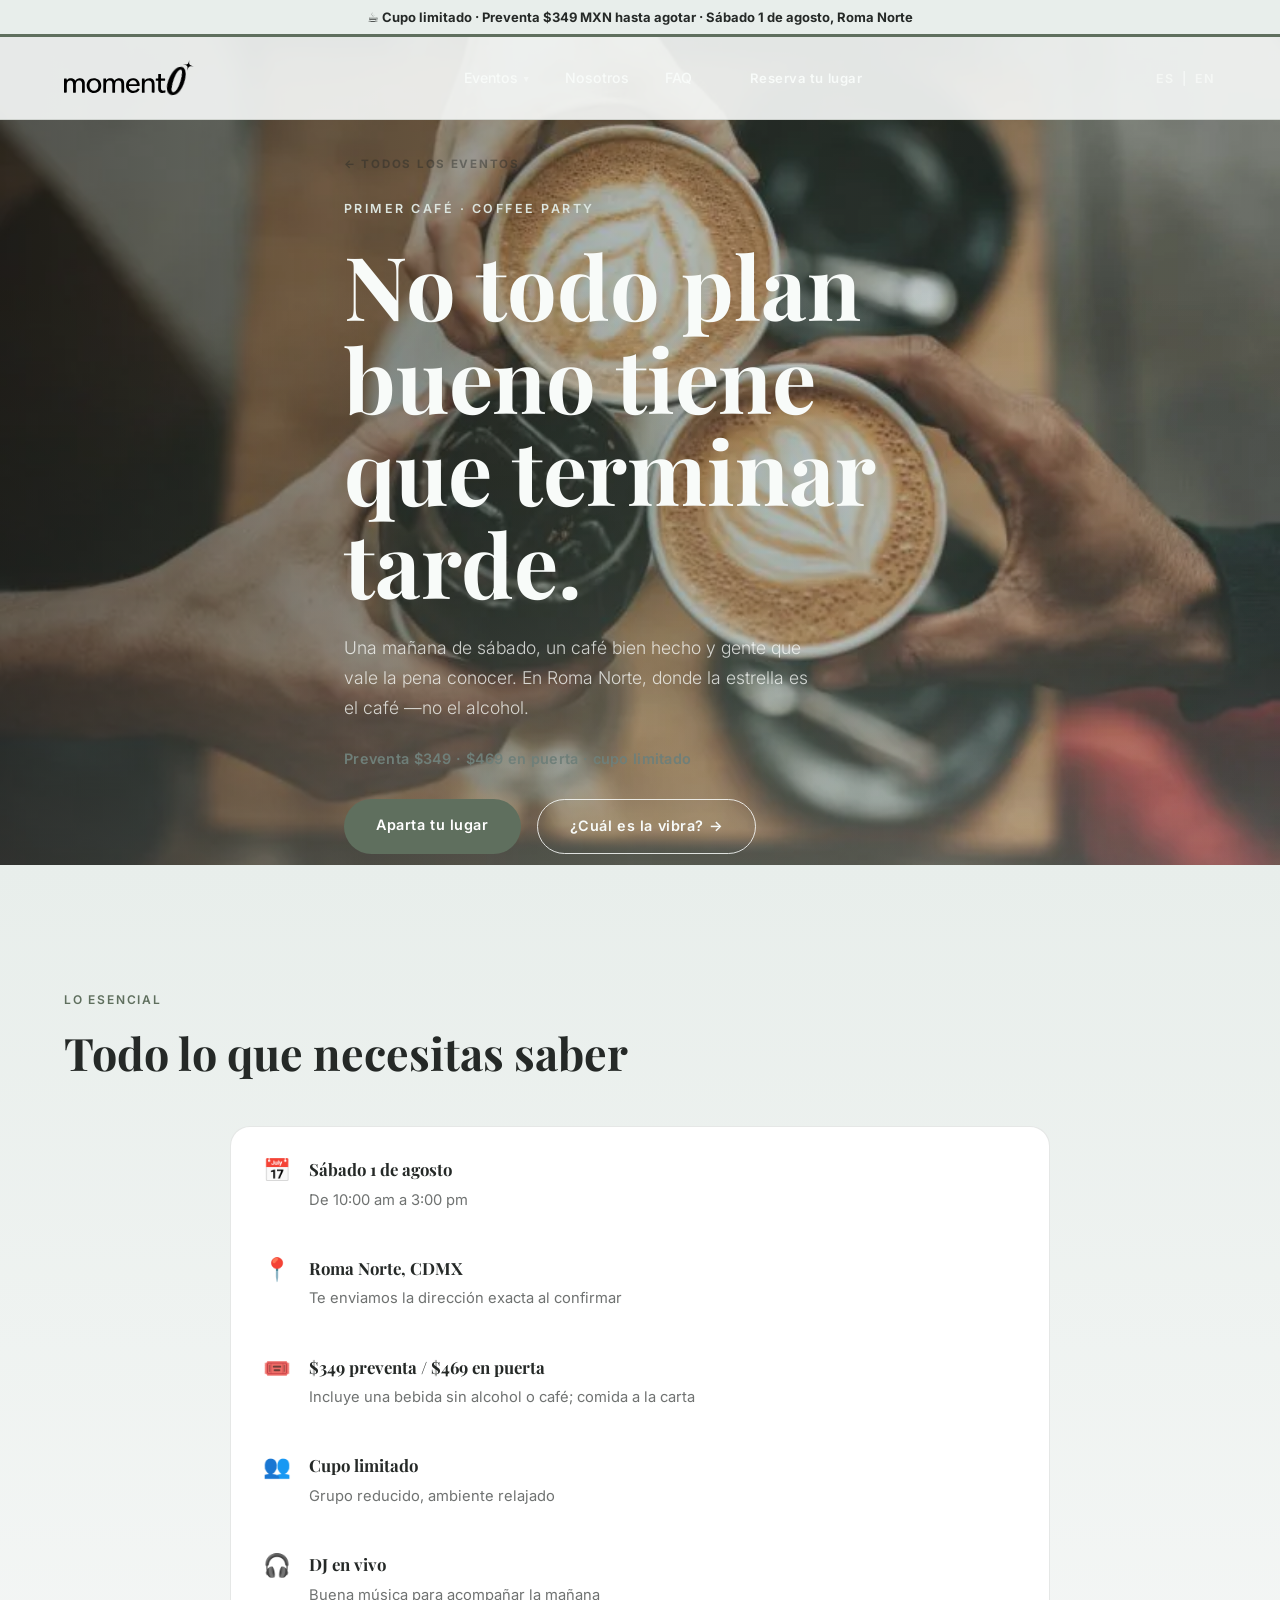
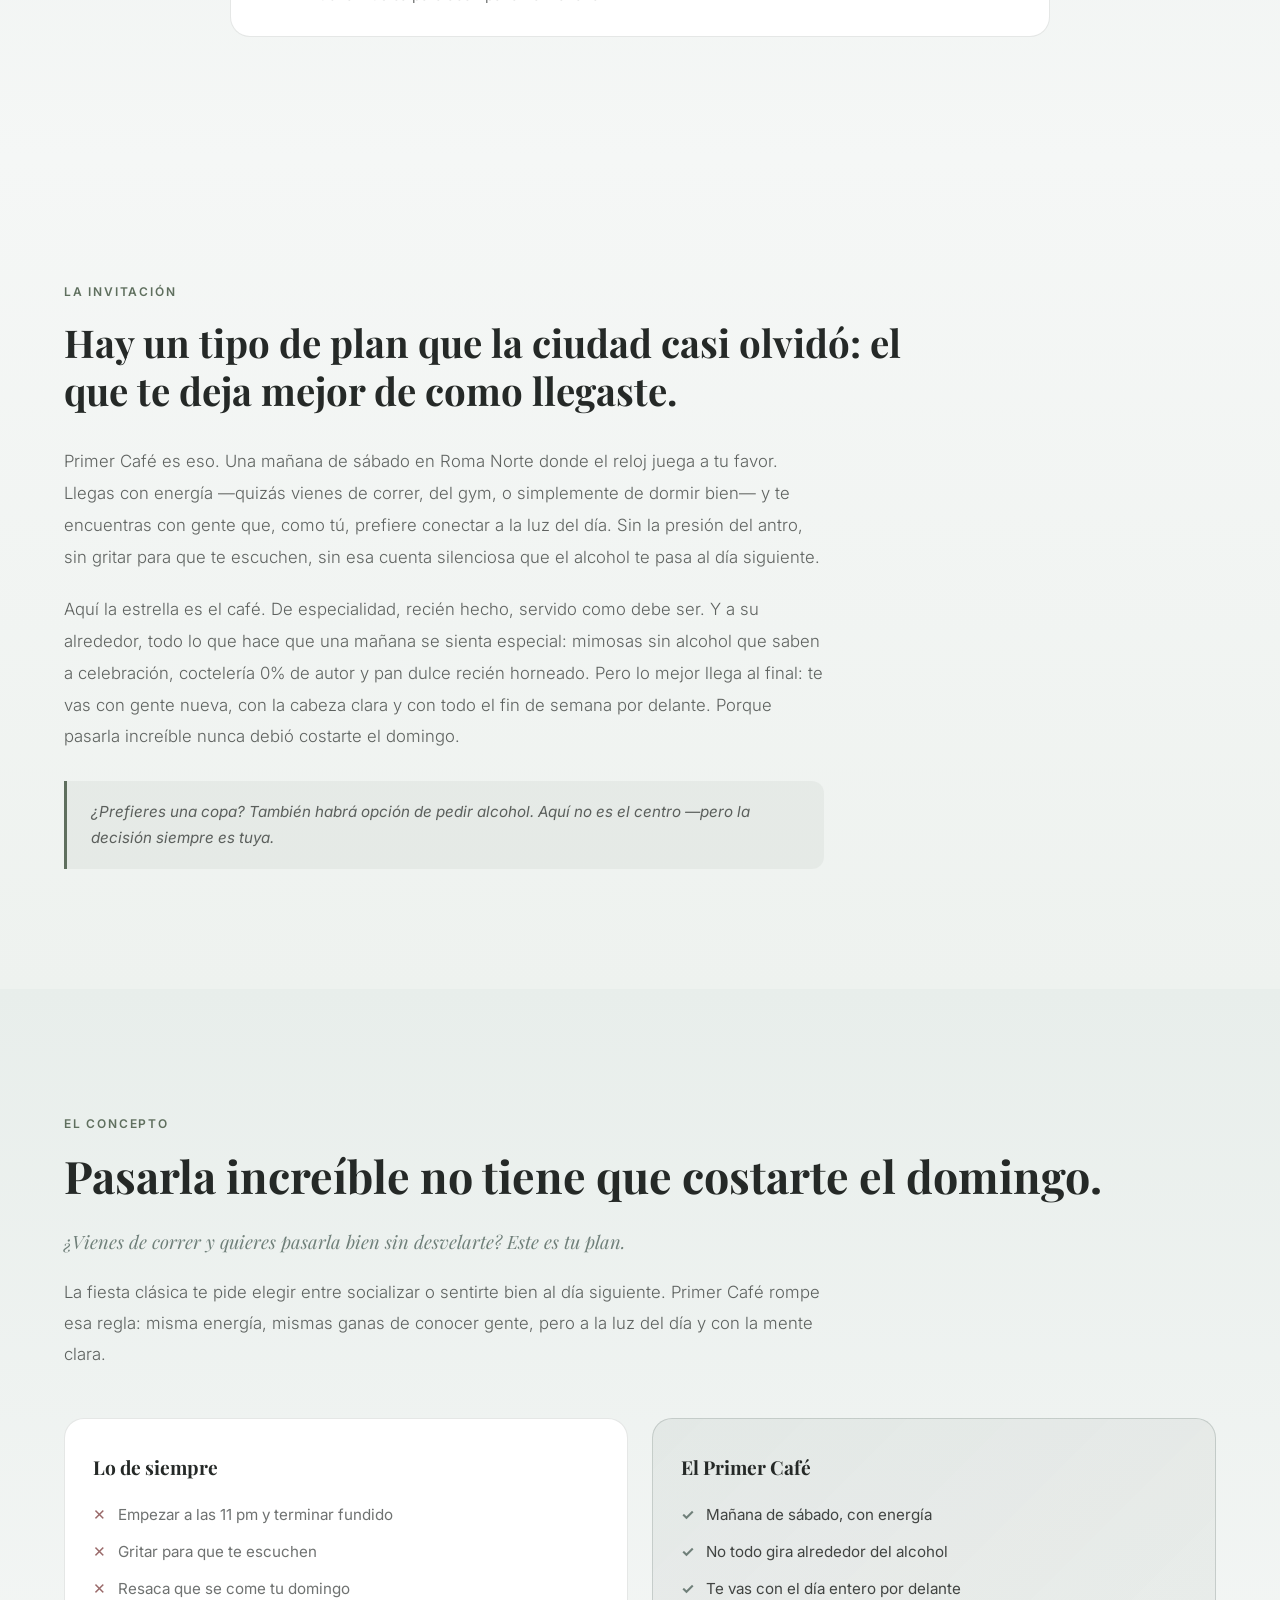
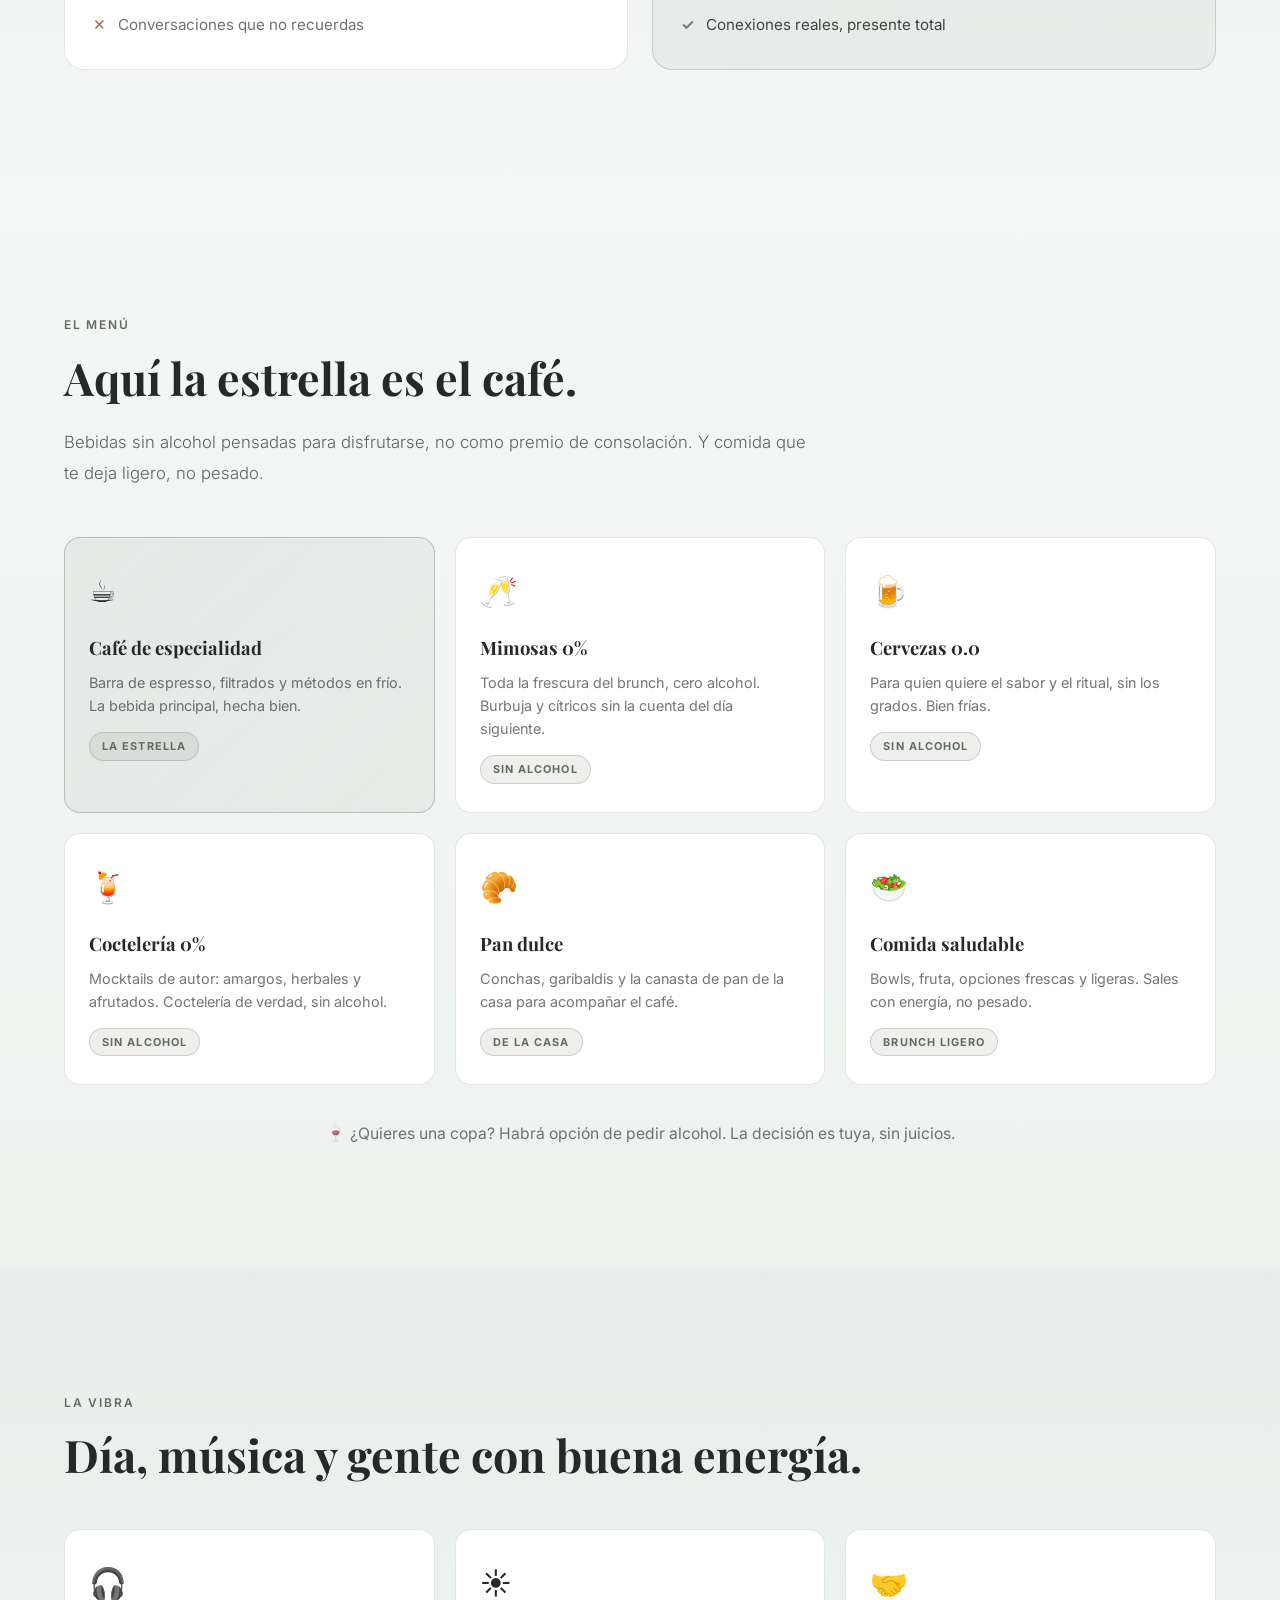
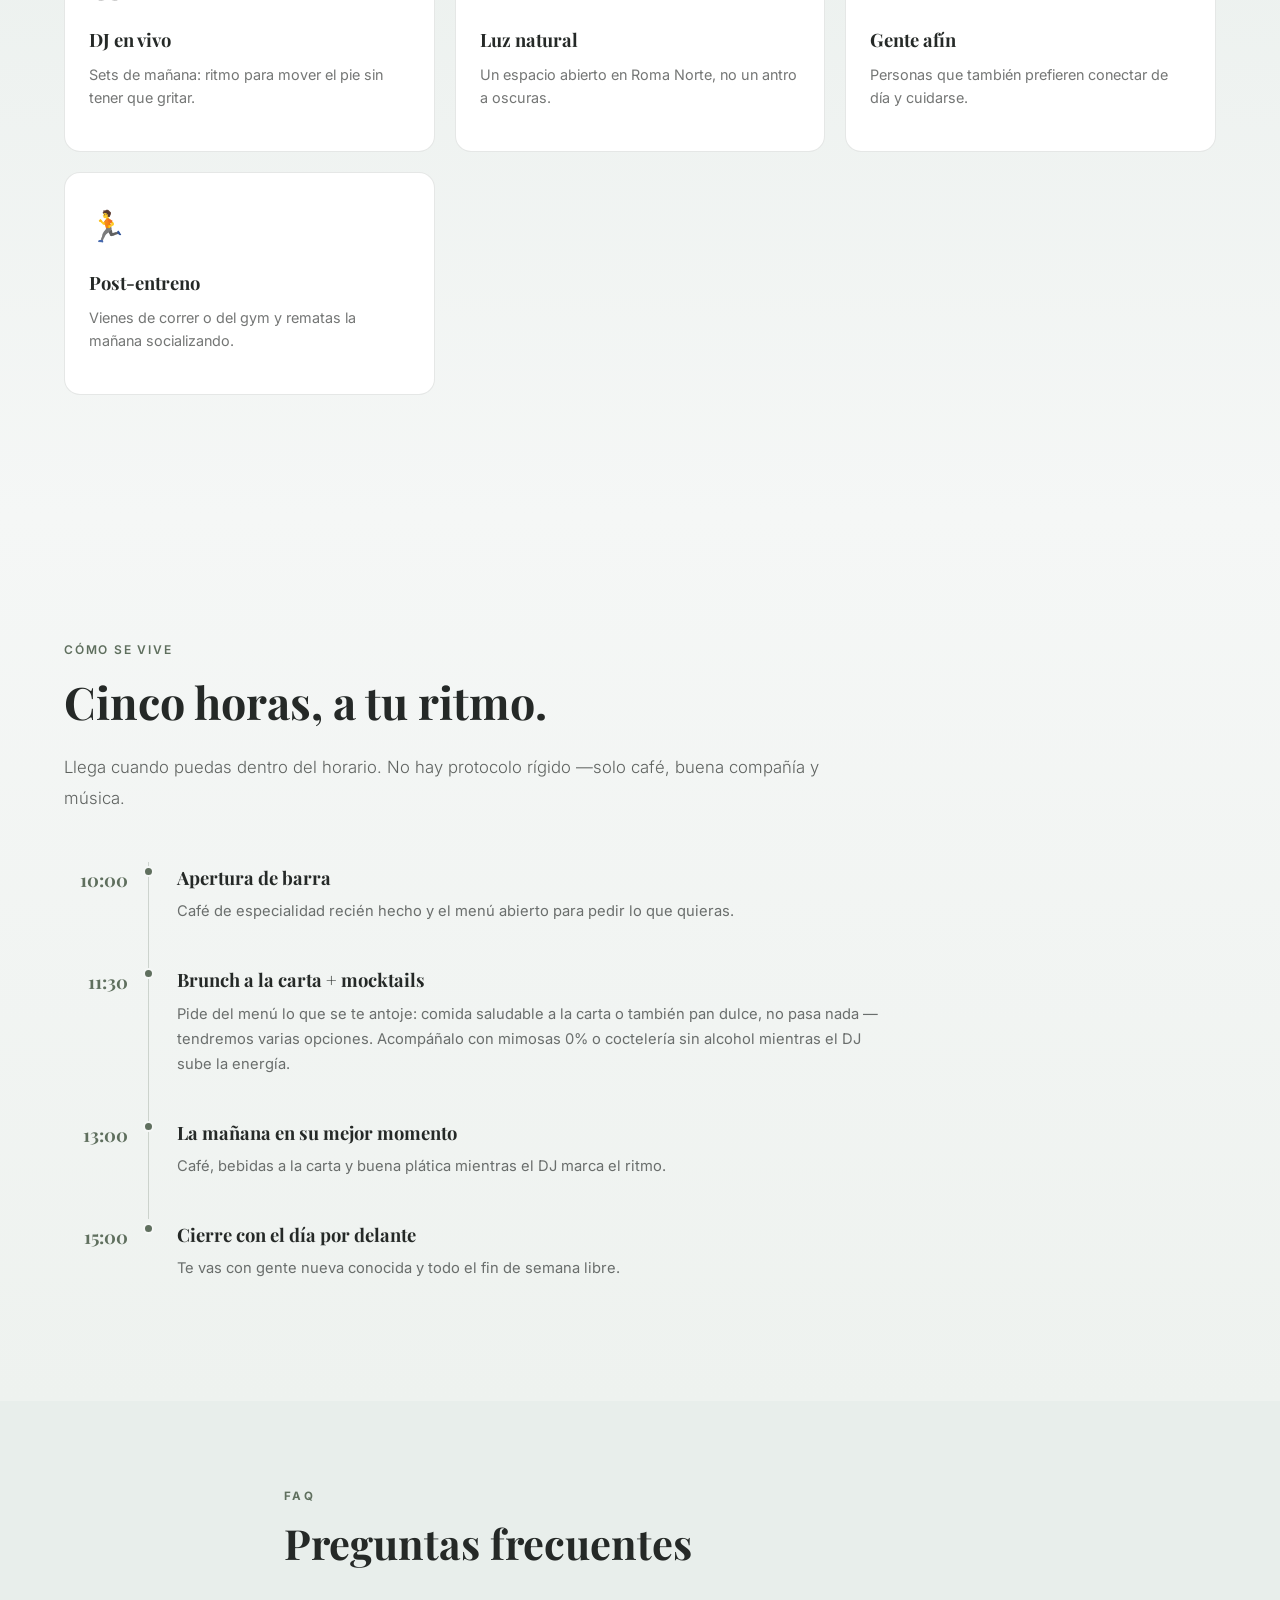
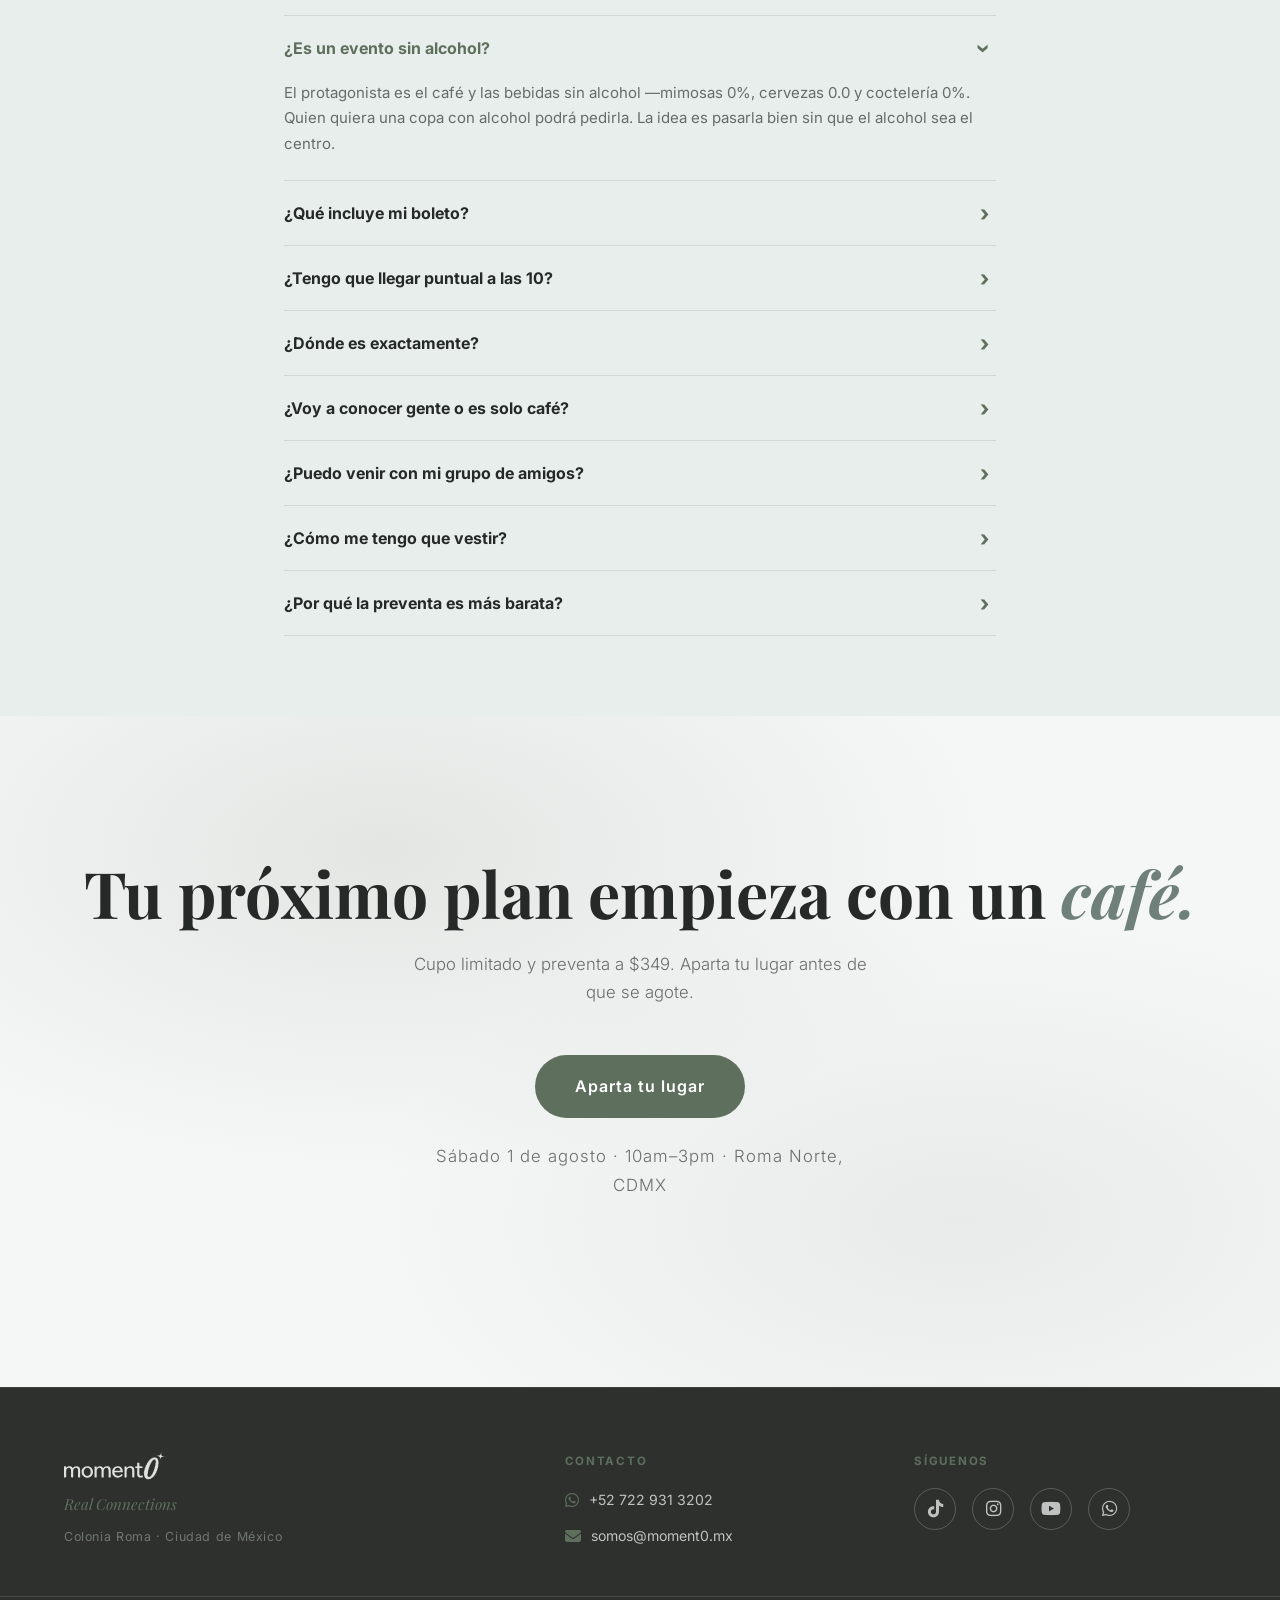
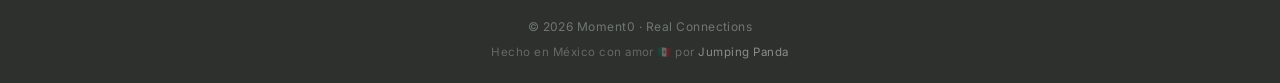
<file: coffee-party-cdmx/index.html>
<!DOCTYPE html>
<html lang="es">
<head>
  <!-- Google tag (gtag.js) -->
  <script async src="https://www.googletagmanager.com/gtag/js?id=G-9HDMWQ01Z2"></script>
  <script>
    window.dataLayer = window.dataLayer || [];
    function gtag(){dataLayer.push(arguments);}
    gtag('js', new Date());
    gtag('config', 'G-9HDMWQ01Z2');
  </script>
  <meta charset="UTF-8" />
  <meta name="viewport" content="width=device-width, initial-scale=1.0" />
  <title data-i18n="cp.page.title">Primer Café · Coffee Party CDMX | Moment0</title>
  <meta name="description" content="Coffee party en Roma Norte: café de especialidad, mimosas 0%, comida a la carta y DJ. Conoce gente de día, sin resaca. Sáb 1 ago, 10am–3pm. Cupo limitado." />
  <meta name="keywords" content="coffee party CDMX, eventos sin alcohol CDMX, brunch para conocer gente CDMX, eventos para solteros Roma Norte, plan de día CDMX" />
  <link rel="canonical" href="https://moment0.mx/coffee-party-cdmx/" />
  <!-- Hero LCP preload — high priority -->
  <link rel="preload" as="image" href="../assets/coffee-party.webp" type="image/webp" fetchpriority="high" />
  <link rel="preconnect" href="https://fonts.googleapis.com" />
  <link rel="preconnect" href="https://fonts.gstatic.com" crossorigin />
  <link rel="preconnect" href="https://cdnjs.cloudflare.com" />
  <!-- Google Fonts: non-blocking -->
  <link rel="preload" as="style" href="https://fonts.googleapis.com/css2?family=Playfair+Display:wght@400;700&family=Inter:wght@300;400;500;600&display=swap" onload="this.onload=null;this.rel='stylesheet'" />
  <noscript><link rel="stylesheet" href="https://fonts.googleapis.com/css2?family=Playfair+Display:wght@400;700&family=Inter:wght@300;400;500;600&display=swap" /></noscript>
  <link rel="icon" type="image/svg+xml" href="../assets/favicon.svg" />
  <!-- Font Awesome: non-blocking -->
  <link rel="preload" as="style" href="https://cdnjs.cloudflare.com/ajax/libs/font-awesome/6.5.0/css/all.min.css" onload="this.onload=null;this.rel='stylesheet'" />
  <noscript><link rel="stylesheet" href="https://cdnjs.cloudflare.com/ajax/libs/font-awesome/6.5.0/css/all.min.css" /></noscript>
  <!-- Critical CSS — identical to homepage so the browser can reuse the cached parse -->
  <style>
:root{--black:#f5f7f6;--dark:#e8eeeb;--dark2:#ffffff;--gold:#5f6f5e;--gold-lt:#6f7f79;--teal:#6f7f79;--violet:#69717a;--stone-lt:#68736f;--white:#252927;--grey:#6f7773;--font-serif:'Playfair Display',Georgia,serif;--font-sans:'Inter',system-ui,sans-serif;--radius:12px;--transition:0.3s ease}
*,*::before,*::after{box-sizing:border-box;margin:0;padding:0}
html{scroll-behavior:smooth}
body{background:var(--black);color:var(--white);font-family:var(--font-sans);font-size:16px;line-height:1.7;-webkit-font-smoothing:antialiased}
a{color:inherit;text-decoration:none}
img{max-width:100%;display:block}
picture{display:contents}
.container{max-width:1200px;margin:0 auto;padding:0 24px}
em{font-style:italic;color:var(--gold-lt)}
.btn{display:inline-block;padding:14px 32px;border-radius:40px;font-size:.9rem;font-weight:600;letter-spacing:.04em;transition:var(--transition);cursor:pointer;border:none}
.btn--primary{background:var(--gold);color:var(--dark2)}
.btn--primary:hover{background:#4b584a;transform:translateY(-2px)}
.btn--sm{padding:10px 22px;font-size:.82rem}
.nav{position:fixed;top:0;left:0;right:0;z-index:100;padding:20px 0;color:#f8fbf9;transition:background var(--transition),padding var(--transition)}
.nav.scrolled{background:rgba(245,247,246,.94);backdrop-filter:blur(12px);padding:14px 0;border-bottom:1px solid rgba(95,111,94,.18);box-shadow:0 12px 30px rgba(37,41,39,.08);color:var(--white)}
.nav__inner{display:flex;align-items:center;justify-content:space-between}
.nav__logo{font-family:var(--font-serif);font-size:1.5rem;font-weight:700;letter-spacing:-.01em}
.nav__logo span{color:var(--gold)}
.nav__logo-img{height:36px;width:auto;display:block;filter:brightness(0) invert(1);transition:filter var(--transition)}.nav.scrolled .nav__logo-img{filter:brightness(0)}
.nav__links{list-style:none;display:flex;align-items:center;gap:36px;font-size:.88rem;font-weight:500}
.nav__links a:not(.btn):hover{color:var(--gold);transition:color var(--transition)}
.lang-toggle{display:flex;align-items:center;gap:6px;font-size:.78rem;font-weight:600;letter-spacing:.08em;color:var(--grey)}
.lang-btn{background:none;border:none;color:var(--grey);font-size:.78rem;font-weight:600;letter-spacing:.08em;cursor:pointer;padding:4px 2px;transition:color var(--transition);font-family:var(--font-sans)}
.lang-btn:hover{color:#f8fbf9}.nav.scrolled .lang-btn:hover{color:var(--white)}.nav:not(.scrolled) .lang-toggle,.nav:not(.scrolled) .lang-btn{color:rgba(248,251,249,.76)}
.lang-btn.active{color:var(--gold)}
.nav__hamburger{display:none;flex-direction:column;gap:5px;background:none;border:none;cursor:pointer;padding:4px}
.nav__hamburger span{display:block;width:24px;height:2px;background:#f8fbf9;border-radius:2px;transition:var(--transition)}.nav.scrolled .nav__hamburger span{background:var(--white)}
.hero{position:relative;min-height:92vh;display:flex;align-items:center;overflow:hidden}
.hero__bg-img{position:absolute;inset:0;width:100%;height:100%;object-fit:cover;object-position:center;z-index:0}
.hero::before{content:'';position:absolute;inset:0;background:linear-gradient(135deg,rgba(34,35,31,.52) 0%,rgba(95,111,94,.34) 48%,rgba(111,127,121,.28) 100%)}
.hero__overlay{position:absolute;inset:0;background:linear-gradient(to top,rgba(245,247,246,.24) 0%,rgba(111,127,121,.12) 36%,transparent 70%)}
.hero__content{position:relative;z-index:1;max-width:640px;padding-top:100px;color:#f8fbf9}
.hero__tag{font-size:.78rem;font-weight:600;letter-spacing:.2em;text-transform:uppercase;color:#dce5df;margin-bottom:20px}
.hero__title{font-family:var(--font-serif);font-size:clamp(3rem,7vw,5.5rem);font-weight:700;line-height:1.05;margin-bottom:24px}
.hero__title em{color:#f4f8f6;background:linear-gradient(90deg,#f4f8f6 0%,#dce5df 52%,#b9c5bf 100%);-webkit-background-clip:text;background-clip:text;-webkit-text-fill-color:transparent}
.hero__slogan{font-family:var(--font-serif);font-size:1.1rem;font-style:italic;color:#dce5df;letter-spacing:.08em;margin-bottom:16px}
.hero__sub{font-size:1.1rem;color:rgba(248,251,249,.78);max-width:480px;margin-bottom:40px;font-weight:300}.hero .btn--outline{border-color:rgba(248,251,249,.85);color:#f8fbf9}.hero .btn--outline:hover{background:#f8fbf9;color:var(--white)}
@media(max-width:680px){.nav__links{display:none}.nav__hamburger{display:flex}.hero__title{font-size:3rem}}
.nav__item--dropdown{position:relative}
.nav__submenu{position:absolute;top:100%;left:0;padding-top:14px;min-width:210px;display:none}
.nav__item--dropdown:hover .nav__submenu{display:block}
.nav__submenu-card{background:rgba(255,255,255,.96);backdrop-filter:blur(12px);border:1px solid rgba(95,111,94,.2);border-radius:12px;padding:8px;display:flex;flex-direction:column;gap:2px;box-shadow:0 16px 40px rgba(37,41,39,.16)}
.nav__submenu-card a{padding:10px 14px;border-radius:8px;font-size:.85rem;font-weight:500;color:var(--white);white-space:nowrap;transition:background var(--transition),color var(--transition)}
.nav__submenu-card a:hover{background:rgba(95,111,94,.08);color:var(--gold)}
.nav__evtoggle{display:inline-flex;align-items:center;gap:6px;cursor:pointer}
.nav__evtoggle::after{content:'▾';font-size:.7em;opacity:.65;display:inline-block;transition:transform var(--transition)}
.nav__item--dropdown:hover .nav__evtoggle::after{transform:rotate(180deg)}
@media(max-width:680px){.nav__submenu{position:static;display:block;padding-top:6px;min-width:0}.nav__submenu-card{background:transparent;backdrop-filter:none;border:none;box-shadow:none;padding:4px 0 0 16px;gap:0}.nav__submenu-card a{padding:8px 0;color:rgba(255,248,241,.75)}.nav__evtoggle::after{display:none}}
  </style>
  <!-- Page-specific styles -->
  <style>
.sd-back{display:inline-flex;align-items:center;gap:8px;font-size:.72rem;font-weight:700;letter-spacing:.15em;text-transform:uppercase;color:rgba(37,41,39,.44);transition:color .3s ease;margin-bottom:24px}
.sd-back:hover{color:var(--gold)}
.sd-ctas{display:flex;gap:16px;flex-wrap:wrap}
.sd-section{padding:120px 0}
.sd-section--dark{background:linear-gradient(180deg,#e8eeeb 0%,#f5f7f6 100%)}
.sd-section__label{display:inline-block;font-size:.75rem;font-weight:600;letter-spacing:.15em;text-transform:uppercase;color:var(--gold);margin-bottom:16px}
.sd-section__title{font-family:var(--font-serif);font-size:clamp(1.8rem,3.5vw,2.8rem);font-weight:700;line-height:1.15;margin-bottom:24px}
.sd-section__body{font-size:1.05rem;color:rgba(37,41,39,.72);max-width:760px;line-height:1.85;font-weight:300}
.sd-cta-section{padding:140px 0;background:radial-gradient(ellipse 80% 80% at 30% 20%,rgba(95,111,94,.12) 0%,transparent 60%),radial-gradient(ellipse 80% 80% at 75% 75%,rgba(111,127,121,.1) 0%,transparent 58%),var(--black);text-align:center}
.sd-cta-section h2{font-family:var(--font-serif);font-size:clamp(2.5rem,5vw,4rem);line-height:1.15;margin-bottom:20px}
.sd-cta-section p{font-size:1.05rem;color:rgba(37,41,39,.66);max-width:460px;margin:0 auto 48px;font-weight:300}
.hero::after{content:'';position:absolute;top:0;left:0;width:100%;height:100%;background:linear-gradient(to right,rgba(34,35,31,.56) 0%,rgba(95,111,94,.32) 50%,rgba(111,127,121,.16) 100%);z-index:0;pointer-events:none}
/* Urgency bar */
.urgency-bar{background:#e8eeeb;color:#252927;font-size:13px;font-weight:700;padding:8px 16px;text-align:center;width:100%;position:sticky;top:0;z-index:9999;line-height:1.4;border-bottom:3px solid #5f6f5e}
/* Nav baseline — top is set at runtime by JS after measuring urgency bar height */
.nav{background:rgba(245,247,246,0.92);border-bottom:1px solid rgba(95,111,94,0.18);color:var(--white)}.nav .nav__logo-img{filter:brightness(0)}.nav .nav__hamburger span{background:var(--white)}
/* Hero clears urgency bar (~37px) + nav (~76px) + buffer */
.hero__content{padding-top:120px}
/* Hero CTA override */
.btn--hero-cta{background:#5f6f5e;color:#ffffff;font-weight:700;border-radius:8px}
.btn--hero-cta:hover{background:#4b584a;transform:translateY(-2px)}
/* Sticky mobile CTA */
.sticky-cta{display:none;position:fixed;bottom:0;left:0;right:0;padding:12px 16px 16px;background:#f5f7f6;border-top:1px solid rgba(95,111,94,.22);z-index:998}
.sticky-cta__btn{display:flex;align-items:center;justify-content:center;width:100%;min-height:52px;background:#5f6f5e;color:#ffffff;font-weight:700;border-radius:8px;font-size:1rem;letter-spacing:.02em}
.sticky-cta__btn:hover{background:#4b584a}

/* ===== Coffee Party specifics ===== */
.cp-hero-price{font-size:.9rem;color:var(--gold-lt);font-weight:600;letter-spacing:.02em;margin:-16px 0 28px}
/* Essentials card */
.cp-essentials{max-width:820px;margin:48px auto 0;background:var(--dark2);border:1px solid rgba(94,105,100,.16);border-radius:20px;padding:8px}
.cp-ess-row{display:flex;gap:18px;align-items:flex-start;padding:20px 24px;border-bottom:1px solid rgba(255,255,255,.06)}
.cp-ess-row:last-child{border-bottom:none}
.cp-ess-ico{font-size:1.4rem;line-height:1.3;flex-shrink:0}
.cp-ess-txt strong{display:block;font-family:var(--font-serif);font-size:1.05rem;color:var(--white);font-weight:700;margin-bottom:2px}
.cp-ess-txt span{font-size:.92rem;color:rgba(37,41,39,.66)}
/* Lead / emotional */
.cp-lead__title{font-family:var(--font-serif);font-size:clamp(1.6rem,3.2vw,2.4rem);line-height:1.25;font-weight:700;max-width:900px;margin-bottom:32px}
.cp-lead__body p{font-size:1.05rem;color:rgba(37,41,39,.72);max-width:760px;line-height:1.9;font-weight:300;margin-bottom:20px}
.cp-note{margin-top:28px;padding:18px 24px;background:rgba(95,111,94,.06);border-left:3px solid var(--gold);border-radius:0 12px 12px 0;font-size:.95rem;color:rgba(37,41,39,.72);max-width:760px;font-style:italic}
/* Support italic line */
.cp-support{font-family:var(--font-serif);font-style:italic;color:var(--gold-lt);font-size:1.15rem;margin-bottom:20px}
/* Compare grid */
.cp-compare{display:grid;grid-template-columns:1fr 1fr;gap:24px;margin-top:48px}
.cp-compare__col{background:var(--dark2);border:1px solid rgba(94,105,100,.16);border-radius:20px;padding:32px 28px}
.cp-compare__col--new{border-color:rgba(111,127,121,.28);background:linear-gradient(135deg,rgba(111,127,121,.09),rgba(95,111,94,.06))}
.cp-compare__title{font-family:var(--font-serif);font-size:1.2rem;font-weight:700;margin-bottom:20px;color:var(--white)}
.cp-compare__list{list-style:none;display:flex;flex-direction:column;gap:14px}
.cp-compare__list li{display:flex;gap:12px;font-size:.95rem;line-height:1.5;color:rgba(37,41,39,.66)}
.cp-compare__col--new .cp-compare__list li{color:rgba(37,41,39,.86)}
.cp-mark{flex-shrink:0;font-weight:700}
.cp-mark--x{color:#9a6a6a}
.cp-mark--check{color:var(--teal)}
/* Card grid (menu + vibe) */
.cp-cards{display:grid;grid-template-columns:repeat(3,1fr);gap:20px;margin-top:48px}
.cp-card{background:var(--dark2);border:1px solid rgba(94,105,100,.16);border-radius:16px;padding:28px 24px;transition:border-color .3s ease,transform .3s ease}
.cp-card:hover{border-color:rgba(95,111,94,.34);transform:translateY(-4px)}
.cp-card--star{border-color:rgba(111,127,121,.4);background:linear-gradient(135deg,rgba(111,127,121,.1),rgba(95,111,94,.06))}
.cp-card__icon{font-size:1.9rem;margin-bottom:14px}
.cp-card__title{font-family:var(--font-serif);font-size:1.15rem;font-weight:700;color:var(--white);margin-bottom:8px}
.cp-card__desc{font-size:.9rem;color:rgba(37,41,39,.64);line-height:1.6;margin-bottom:14px}
.cp-card__tag{display:inline-block;font-size:.68rem;font-weight:700;letter-spacing:.1em;text-transform:uppercase;color:var(--gold);background:rgba(95,111,94,.1);border:1px solid rgba(95,111,94,.25);border-radius:40px;padding:4px 12px}
.cp-menu-note{margin-top:36px;text-align:center;font-size:.98rem;color:rgba(37,41,39,.64);max-width:640px;margin-left:auto;margin-right:auto}
/* Agenda timeline */
.cp-agenda{margin-top:48px;max-width:820px}
.cp-agenda__item{display:flex;gap:20px}
.cp-agenda__time{flex-shrink:0;width:64px;text-align:right;font-family:var(--font-serif);font-size:1.15rem;font-weight:700;color:var(--gold);padding-top:2px}
.cp-agenda__body{position:relative;padding:0 0 40px 28px;border-left:1px solid rgba(95,111,94,.25)}
.cp-agenda__item:last-child .cp-agenda__body{border-left-color:transparent;padding-bottom:0}
.cp-agenda__body::before{content:'';position:absolute;left:-6px;top:4px;width:11px;height:11px;border-radius:50%;background:var(--gold);border:2px solid var(--black)}
.cp-agenda__title{font-family:var(--font-serif);font-size:1.15rem;font-weight:700;color:var(--white);margin-bottom:6px}
.cp-agenda__text{font-size:.92rem;color:rgba(37,41,39,.66);line-height:1.7}

@media(max-width:768px){
  .hero__content{padding-top:140px}
  .hero__sub{margin-bottom:20px}
  .cp-hero-price{margin:0 0 22px}
  .sd-ctas{flex-direction:column;align-items:stretch}
  .btn--hero-cta{min-height:52px;width:100%;display:flex;align-items:center;justify-content:center;font-size:1rem}
  .sticky-cta{display:flex}
  body{padding-bottom:80px}
}
@media(min-width:769px){.sticky-cta{display:none!important}}
@media(max-width:767px){
  .sd-section{padding:80px 0}
  .cp-cards{grid-template-columns:1fr}
  .cp-compare{grid-template-columns:1fr}
  .cp-agenda__time{width:56px}
}
  </style>
  <!-- Full stylesheet: async, never blocks first paint -->
  <link rel="stylesheet" href="../css/styles.css" media="print" onload="this.media='all'" />
  <noscript><link rel="stylesheet" href="../css/styles.css" /></noscript>
</head>
<body>

  <!-- URGENCY BAR -->
  <div class="urgency-bar">
    <span data-i18n="cp.urgency">☕ Cupo limitado · Preventa $349 MXN hasta agotar · Sábado 1 de agosto, Roma Norte</span>
  </div>

  <!-- NAV -->
  <nav class="nav">
    <div class="nav__inner container">
      <a class="nav__logo" href="https://moment0.mx">
        <img src="../assets/logo.svg" alt="Moment0" class="nav__logo-img" />
      </a>
      <ul class="nav__links">
        <li class="nav__item nav__item--dropdown">
          <a href="https://moment0.mx/#eventos" class="nav__evtoggle" data-i18n="nav.events">Eventos</a>
          <div class="nav__submenu">
            <div class="nav__submenu-card">
              <a href="/speed-dating-cdmx/" data-i18n="nav.ev.speed">Speed Dating</a>
              <a href="/coffee-party-cdmx/" data-i18n="nav.ev.coffee">Coffee Party</a>
            </div>
          </div>
        </li>
        <li><a href="https://moment0.mx/#nosotros" data-i18n="nav.about">Nosotros</a></li>
        <li><a href="#faq" data-i18n="nav.faq">FAQ</a></li>
        <li><a href="https://wa.me/527229313202?text=Hola%2C%20me%20gustar%C3%ADa%20apartar%20mi%20lugar%20en%20el%20Primer%20Caf%C3%A9%20%C2%B7%20Coffee%20Party%20del%20s%C3%A1bado%201%20de%20agosto%20en%20Roma%20Norte.%20%C2%BFMe%20pueden%20dar%20m%C3%A1s%20informaci%C3%B3n%3F" class="btn btn--sm" target="_blank" rel="noopener noreferrer" data-i18n="nav.cta">Reserva tu lugar</a></li>
      </ul>
      <div class="lang-toggle">
        <button class="lang-btn active" data-lang="es">ES</button>
        <span>|</span>
        <button class="lang-btn" data-lang="en">EN</button>
      </div>
      <button class="nav__hamburger" aria-label="Menú">
        <span></span><span></span><span></span>
      </button>
    </div>
  </nav>

  <!-- HERO -->
  <section class="hero">
    <picture>
      <source srcset="../assets/coffee-party.webp" type="image/webp">
      <img src="../assets/coffee-party.jpg" alt="" class="hero__bg-img" fetchpriority="high" width="1600" height="1120">
    </picture>
    <div class="hero__overlay"></div>
    <div class="hero__content container">
      <a href="https://moment0.mx/#eventos" class="sd-back" data-i18n="cp.back">← Todos los eventos</a>
      <p class="hero__tag" data-i18n="cp.hero.tag">Primer Café · Coffee Party</p>
      <h1 class="hero__title" data-i18n="cp.hero.title">No todo plan bueno tiene que terminar tarde.</h1>
      <p class="hero__sub" data-i18n="cp.hero.sub">Una mañana de sábado, un café bien hecho y gente que vale la pena conocer. En Roma Norte, donde la estrella es el café —no el alcohol.</p>
      <p class="cp-hero-price" data-i18n="cp.hero.price">Preventa $349 · $469 en puerta · cupo limitado</p>
      <div class="sd-ctas">
        <a href="https://wa.me/527229313202?text=Hola%2C%20me%20gustar%C3%ADa%20apartar%20mi%20lugar%20en%20el%20Primer%20Caf%C3%A9%20%C2%B7%20Coffee%20Party%20del%20s%C3%A1bado%201%20de%20agosto%20en%20Roma%20Norte.%20%C2%BFMe%20pueden%20dar%20m%C3%A1s%20informaci%C3%B3n%3F" class="btn btn--primary btn--hero-cta" target="_blank" rel="noopener noreferrer" data-i18n="cp.hero.cta">Aparta tu lugar</a>
        <a href="#vibra" class="btn btn--outline" data-i18n="cp.hero.cta2">¿Cuál es la vibra? →</a>
      </div>
    </div>
  </section>

  <!-- LO ESENCIAL -->
  <section class="sd-section sd-section--dark" id="lo-esencial">
    <div class="container">
      <span class="sd-section__label" data-i18n="cp.ess.label">Lo esencial</span>
      <h2 class="sd-section__title" data-i18n="cp.ess.title">Todo lo que necesitas saber</h2>
      <div class="cp-essentials">
        <div class="cp-ess-row">
          <span class="cp-ess-ico">📅</span>
          <div class="cp-ess-txt">
            <strong data-i18n="cp.ess.1t">Sábado 1 de agosto</strong>
            <span data-i18n="cp.ess.1d">De 10:00 am a 3:00 pm</span>
          </div>
        </div>
        <div class="cp-ess-row">
          <span class="cp-ess-ico">📍</span>
          <div class="cp-ess-txt">
            <strong data-i18n="cp.ess.2t">Roma Norte, CDMX</strong>
            <span data-i18n="cp.ess.2d">Te enviamos la dirección exacta al confirmar</span>
          </div>
        </div>
        <div class="cp-ess-row">
          <span class="cp-ess-ico">🎟️</span>
          <div class="cp-ess-txt">
            <strong data-i18n="cp.ess.3t">$349 preventa / $469 en puerta</strong>
            <span data-i18n="cp.ess.3d">Incluye una bebida sin alcohol o café; comida a la carta</span>
          </div>
        </div>
        <div class="cp-ess-row">
          <span class="cp-ess-ico">👥</span>
          <div class="cp-ess-txt">
            <strong data-i18n="cp.ess.4t">Cupo limitado</strong>
            <span data-i18n="cp.ess.4d">Grupo reducido, ambiente relajado</span>
          </div>
        </div>
        <div class="cp-ess-row">
          <span class="cp-ess-ico">🎧</span>
          <div class="cp-ess-txt">
            <strong data-i18n="cp.ess.5t">DJ en vivo</strong>
            <span data-i18n="cp.ess.5d">Buena música para acompañar la mañana</span>
          </div>
        </div>
      </div>
    </div>
  </section>

  <!-- DESCRIPCIÓN EMOTIVA -->
  <section class="sd-section" id="el-plan" style="background:linear-gradient(180deg,#f5f7f6 0%,#eef2ef 100%)">
    <div class="container">
      <span class="sd-section__label" data-i18n="cp.desc.label">La invitación</span>
      <h2 class="cp-lead__title" data-i18n="cp.desc.title">Hay un tipo de plan que la ciudad casi olvidó: el que te deja mejor de como llegaste.</h2>
      <div class="cp-lead__body">
        <p data-i18n="cp.desc.p1">Primer Café es eso. Una mañana de sábado en Roma Norte donde el reloj juega a tu favor. Llegas con energía —quizás vienes de correr, del gym, o simplemente de dormir bien— y te encuentras con gente que, como tú, prefiere conectar a la luz del día. Sin la presión del antro, sin gritar para que te escuchen, sin esa cuenta silenciosa que el alcohol te pasa al día siguiente.</p>
        <p data-i18n="cp.desc.p2">Aquí la estrella es el café. De especialidad, recién hecho, servido como debe ser. Y a su alrededor, todo lo que hace que una mañana se sienta especial: mimosas sin alcohol que saben a celebración, coctelería 0% de autor y pan dulce recién horneado. Pero lo mejor llega al final: te vas con gente nueva, con la cabeza clara y con todo el fin de semana por delante. Porque pasarla increíble nunca debió costarte el domingo.</p>
      </div>
      <p class="cp-note" data-i18n="cp.desc.note">¿Prefieres una copa? También habrá opción de pedir alcohol. Aquí no es el centro —pero la decisión siempre es tuya.</p>
    </div>
  </section>

  <!-- EL CONCEPTO -->
  <section class="sd-section sd-section--dark" id="concepto">
    <div class="container">
      <span class="sd-section__label" data-i18n="cp.con.label">El concepto</span>
      <h2 class="sd-section__title" data-i18n="cp.con.title">Pasarla increíble no tiene que costarte el domingo.</h2>
      <p class="cp-support" data-i18n="cp.con.support">¿Vienes de correr y quieres pasarla bien sin desvelarte? Este es tu plan.</p>
      <p class="sd-section__body" data-i18n="cp.con.intro">La fiesta clásica te pide elegir entre socializar o sentirte bien al día siguiente. Primer Café rompe esa regla: misma energía, mismas ganas de conocer gente, pero a la luz del día y con la mente clara.</p>
      <div class="cp-compare">
        <div class="cp-compare__col">
          <h3 class="cp-compare__title" data-i18n="cp.con.old.title">Lo de siempre</h3>
          <ul class="cp-compare__list">
            <li><span class="cp-mark cp-mark--x">✕</span><span data-i18n="cp.con.old.l1">Empezar a las 11 pm y terminar fundido</span></li>
            <li><span class="cp-mark cp-mark--x">✕</span><span data-i18n="cp.con.old.l2">Gritar para que te escuchen</span></li>
            <li><span class="cp-mark cp-mark--x">✕</span><span data-i18n="cp.con.old.l3">Resaca que se come tu domingo</span></li>
            <li><span class="cp-mark cp-mark--x">✕</span><span data-i18n="cp.con.old.l4">Conversaciones que no recuerdas</span></li>
          </ul>
        </div>
        <div class="cp-compare__col cp-compare__col--new">
          <h3 class="cp-compare__title" data-i18n="cp.con.new.title">El Primer Café</h3>
          <ul class="cp-compare__list">
            <li><span class="cp-mark cp-mark--check">✓</span><span data-i18n="cp.con.new.l1">Mañana de sábado, con energía</span></li>
            <li><span class="cp-mark cp-mark--check">✓</span><span data-i18n="cp.con.new.l2">No todo gira alrededor del alcohol</span></li>
            <li><span class="cp-mark cp-mark--check">✓</span><span data-i18n="cp.con.new.l3">Te vas con el día entero por delante</span></li>
            <li><span class="cp-mark cp-mark--check">✓</span><span data-i18n="cp.con.new.l4">Conexiones reales, presente total</span></li>
          </ul>
        </div>
      </div>
    </div>
  </section>

  <!-- EL MENÚ -->
  <section class="sd-section" id="menu" style="background:linear-gradient(180deg,#f5f7f6 0%,#eef2ef 100%)">
    <div class="container">
      <span class="sd-section__label" data-i18n="cp.menu.label">El menú</span>
      <h2 class="sd-section__title" data-i18n="cp.menu.title">Aquí la estrella es el café.</h2>
      <p class="sd-section__body" data-i18n="cp.menu.intro">Bebidas sin alcohol pensadas para disfrutarse, no como premio de consolación. Y comida que te deja ligero, no pesado.</p>
      <div class="cp-cards">
        <div class="cp-card cp-card--star">
          <div class="cp-card__icon">☕</div>
          <h3 class="cp-card__title" data-i18n="cp.menu.1t">Café de especialidad</h3>
          <p class="cp-card__desc" data-i18n="cp.menu.1d">Barra de espresso, filtrados y métodos en frío. La bebida principal, hecha bien.</p>
          <span class="cp-card__tag" data-i18n="cp.menu.1tag">La estrella</span>
        </div>
        <div class="cp-card">
          <div class="cp-card__icon">🥂</div>
          <h3 class="cp-card__title" data-i18n="cp.menu.2t">Mimosas 0%</h3>
          <p class="cp-card__desc" data-i18n="cp.menu.2d">Toda la frescura del brunch, cero alcohol. Burbuja y cítricos sin la cuenta del día siguiente.</p>
          <span class="cp-card__tag" data-i18n="cp.menu.2tag">Sin alcohol</span>
        </div>
        <div class="cp-card">
          <div class="cp-card__icon">🍺</div>
          <h3 class="cp-card__title" data-i18n="cp.menu.3t">Cervezas 0.0</h3>
          <p class="cp-card__desc" data-i18n="cp.menu.3d">Para quien quiere el sabor y el ritual, sin los grados. Bien frías.</p>
          <span class="cp-card__tag" data-i18n="cp.menu.3tag">Sin alcohol</span>
        </div>
        <div class="cp-card">
          <div class="cp-card__icon">🍹</div>
          <h3 class="cp-card__title" data-i18n="cp.menu.4t">Coctelería 0%</h3>
          <p class="cp-card__desc" data-i18n="cp.menu.4d">Mocktails de autor: amargos, herbales y afrutados. Coctelería de verdad, sin alcohol.</p>
          <span class="cp-card__tag" data-i18n="cp.menu.4tag">Sin alcohol</span>
        </div>
        <div class="cp-card">
          <div class="cp-card__icon">🥐</div>
          <h3 class="cp-card__title" data-i18n="cp.menu.5t">Pan dulce</h3>
          <p class="cp-card__desc" data-i18n="cp.menu.5d">Conchas, garibaldis y la canasta de pan de la casa para acompañar el café.</p>
          <span class="cp-card__tag" data-i18n="cp.menu.5tag">De la casa</span>
        </div>
        <div class="cp-card">
          <div class="cp-card__icon">🥗</div>
          <h3 class="cp-card__title" data-i18n="cp.menu.6t">Comida saludable</h3>
          <p class="cp-card__desc" data-i18n="cp.menu.6d">Bowls, fruta, opciones frescas y ligeras. Sales con energía, no pesado.</p>
          <span class="cp-card__tag" data-i18n="cp.menu.6tag">Brunch ligero</span>
        </div>
      </div>
      <p class="cp-menu-note" data-i18n="cp.menu.note">🍷 ¿Quieres una copa? Habrá opción de pedir alcohol. La decisión es tuya, sin juicios.</p>
    </div>
  </section>

  <!-- LA VIBRA -->
  <section class="sd-section sd-section--dark" id="vibra">
    <div class="container">
      <span class="sd-section__label" data-i18n="cp.vibe.label">La vibra</span>
      <h2 class="sd-section__title" data-i18n="cp.vibe.title">Día, música y gente con buena energía.</h2>
      <div class="cp-cards">
        <div class="cp-card">
          <div class="cp-card__icon">🎧</div>
          <h3 class="cp-card__title" data-i18n="cp.vibe.1t">DJ en vivo</h3>
          <p class="cp-card__desc" data-i18n="cp.vibe.1d">Sets de mañana: ritmo para mover el pie sin tener que gritar.</p>
        </div>
        <div class="cp-card">
          <div class="cp-card__icon">☀️</div>
          <h3 class="cp-card__title" data-i18n="cp.vibe.2t">Luz natural</h3>
          <p class="cp-card__desc" data-i18n="cp.vibe.2d">Un espacio abierto en Roma Norte, no un antro a oscuras.</p>
        </div>
        <div class="cp-card">
          <div class="cp-card__icon">🤝</div>
          <h3 class="cp-card__title" data-i18n="cp.vibe.3t">Gente afín</h3>
          <p class="cp-card__desc" data-i18n="cp.vibe.3d">Personas que también prefieren conectar de día y cuidarse.</p>
        </div>
        <div class="cp-card">
          <div class="cp-card__icon">🏃</div>
          <h3 class="cp-card__title" data-i18n="cp.vibe.4t">Post-entreno</h3>
          <p class="cp-card__desc" data-i18n="cp.vibe.4d">Vienes de correr o del gym y rematas la mañana socializando.</p>
        </div>
      </div>
    </div>
  </section>

  <!-- AGENDA -->
  <section class="sd-section" id="agenda" style="background:linear-gradient(180deg,#f5f7f6 0%,#eef2ef 100%)">
    <div class="container">
      <span class="sd-section__label" data-i18n="cp.ag.label">Cómo se vive</span>
      <h2 class="sd-section__title" data-i18n="cp.ag.title">Cinco horas, a tu ritmo.</h2>
      <p class="sd-section__body" data-i18n="cp.ag.intro">Llega cuando puedas dentro del horario. No hay protocolo rígido —solo café, buena compañía y música.</p>
      <div class="cp-agenda">
        <div class="cp-agenda__item">
          <div class="cp-agenda__time">10:00</div>
          <div class="cp-agenda__body">
            <h3 class="cp-agenda__title" data-i18n="cp.ag.1t">Apertura de barra</h3>
            <p class="cp-agenda__text" data-i18n="cp.ag.1d">Café de especialidad recién hecho y el menú abierto para pedir lo que quieras.</p>
          </div>
        </div>
        <div class="cp-agenda__item">
          <div class="cp-agenda__time">11:30</div>
          <div class="cp-agenda__body">
            <h3 class="cp-agenda__title" data-i18n="cp.ag.2t">Brunch a la carta + mocktails</h3>
            <p class="cp-agenda__text" data-i18n="cp.ag.2d">Pide del menú lo que se te antoje: comida saludable a la carta o también pan dulce, no pasa nada —tendremos varias opciones. Acompáñalo con mimosas 0% o coctelería sin alcohol mientras el DJ sube la energía.</p>
          </div>
        </div>
        <div class="cp-agenda__item">
          <div class="cp-agenda__time">13:00</div>
          <div class="cp-agenda__body">
            <h3 class="cp-agenda__title" data-i18n="cp.ag.3t">La mañana en su mejor momento</h3>
            <p class="cp-agenda__text" data-i18n="cp.ag.3d">Café, bebidas a la carta y buena plática mientras el DJ marca el ritmo.</p>
          </div>
        </div>
        <div class="cp-agenda__item">
          <div class="cp-agenda__time">15:00</div>
          <div class="cp-agenda__body">
            <h3 class="cp-agenda__title" data-i18n="cp.ag.4t">Cierre con el día por delante</h3>
            <p class="cp-agenda__text" data-i18n="cp.ag.4d">Te vas con gente nueva conocida y todo el fin de semana libre.</p>
          </div>
        </div>
      </div>
    </div>
  </section>

  <!-- FAQ -->
  <section class="faq" id="faq">
    <div class="faq__inner">
      <span class="faq__label" data-i18n="cp.faq.label">FAQ</span>
      <h2 class="faq__title" data-i18n="cp.faq.title">Preguntas frecuentes</h2>

      <div class="faq__list">

        <div class="faq__item">
          <button class="faq__btn" type="button" aria-expanded="false">
            <span data-i18n="cp.faq.q1">¿Es un evento sin alcohol?</span>
            <span class="faq__chevron" aria-hidden="true">›</span>
          </button>
          <div class="faq__body">
            <div class="faq__body-inner" data-i18n="cp.faq.a1">El protagonista es el café y las bebidas sin alcohol —mimosas 0%, cervezas 0.0 y coctelería 0%. Quien quiera una copa con alcohol podrá pedirla. La idea es pasarla bien sin que el alcohol sea el centro.</div>
          </div>
        </div>

        <div class="faq__item">
          <button class="faq__btn" type="button" aria-expanded="false">
            <span data-i18n="cp.faq.q2">¿Qué incluye mi boleto?</span>
            <span class="faq__chevron" aria-hidden="true">›</span>
          </button>
          <div class="faq__body">
            <div class="faq__body-inner" data-i18n="cp.faq.a2">Acceso al evento y una bebida sin alcohol o café incluida. La comida es por separado: puedes pedir a la carta lo que se te antoje del menú (pan dulce, comida saludable y más).</div>
          </div>
        </div>

        <div class="faq__item">
          <button class="faq__btn" type="button" aria-expanded="false">
            <span data-i18n="cp.faq.q3">¿Tengo que llegar puntual a las 10?</span>
            <span class="faq__chevron" aria-hidden="true">›</span>
          </button>
          <div class="faq__body">
            <div class="faq__body-inner" data-i18n="cp.faq.a3">No. El evento corre de 10:00 am a 3:00 pm y puedes llegar cuando te acomode dentro de ese horario. Entre más temprano, más tiempo para disfrutar.</div>
          </div>
        </div>

        <div class="faq__item">
          <button class="faq__btn" type="button" aria-expanded="false">
            <span data-i18n="cp.faq.q4">¿Dónde es exactamente?</span>
            <span class="faq__chevron" aria-hidden="true">›</span>
          </button>
          <div class="faq__body">
            <div class="faq__body-inner" data-i18n="cp.faq.a4">En un espacio boutique de Roma Norte, CDMX. Te enviamos la dirección exacta por correo y WhatsApp al confirmar tu lugar.</div>
          </div>
        </div>

        <div class="faq__item">
          <button class="faq__btn" type="button" aria-expanded="false">
            <span data-i18n="cp.faq.q5">¿Voy a conocer gente o es solo café?</span>
            <span class="faq__chevron" aria-hidden="true">›</span>
          </button>
          <div class="faq__body">
            <div class="faq__body-inner" data-i18n="cp.faq.a5">Las dos cosas. Es un evento social pensado para conectar: grupo reducido, ambiente relajado y un espacio diseñado para platicar a tu ritmo.</div>
          </div>
        </div>

        <div class="faq__item">
          <button class="faq__btn" type="button" aria-expanded="false">
            <span data-i18n="cp.faq.q6">¿Puedo venir con mi grupo de amigos?</span>
            <span class="faq__chevron" aria-hidden="true">›</span>
          </button>
          <div class="faq__body">
            <div class="faq__body-inner" data-i18n="cp.faq.a6">¡Claro que sí! Puedes venir con tu grupo de amigos o llegar solo/a —de las dos formas la vas a pasar increíble.</div>
          </div>
        </div>

        <div class="faq__item">
          <button class="faq__btn" type="button" aria-expanded="false">
            <span data-i18n="cp.faq.q7">¿Cómo me tengo que vestir?</span>
            <span class="faq__chevron" aria-hidden="true">›</span>
          </button>
          <div class="faq__body">
            <div class="faq__body-inner" data-i18n="cp.faq.a7">Relajado y casual. Incluso si vienes de correr o de hacer ejercicio, te puedes venir así. Sin presión —como te sientas cómodo/a.</div>
          </div>
        </div>

        <div class="faq__item">
          <button class="faq__btn" type="button" aria-expanded="false">
            <span data-i18n="cp.faq.q8">¿Por qué la preventa es más barata?</span>
            <span class="faq__chevron" aria-hidden="true">›</span>
          </button>
          <div class="faq__body">
            <div class="faq__body-inner" data-i18n="cp.faq.a8">Porque el cupo es limitado y queremos premiar a quien aparta con tiempo. La preventa cuesta $349 y en puerta sube a $469 —si quedan lugares.</div>
          </div>
        </div>

      </div>
    </div>
  </section>

  <!-- FINAL CTA -->
  <section class="sd-cta-section" id="reservar">
    <div class="container">
      <h2 data-i18n-html="cp.cta.title">Tu próximo plan empieza con un <em>café.</em></h2>
      <p data-i18n="cp.cta.sub">Cupo limitado y preventa a $349. Aparta tu lugar antes de que se agote.</p>
      <a href="https://wa.me/527229313202?text=Hola%2C%20me%20gustar%C3%ADa%20apartar%20mi%20lugar%20en%20el%20Primer%20Caf%C3%A9%20%C2%B7%20Coffee%20Party%20del%20s%C3%A1bado%201%20de%20agosto%20en%20Roma%20Norte.%20%C2%BFMe%20pueden%20dar%20m%C3%A1s%20informaci%C3%B3n%3F" class="btn btn--primary btn--lg" target="_blank" rel="noopener noreferrer" data-i18n="cp.cta.btn">Aparta tu lugar</a>
      <p class="tm__cta-note" style="margin-top:24px" data-i18n="cp.cta.micro">Sábado 1 de agosto · 10am–3pm · Roma Norte, CDMX</p>
    </div>
  </section>

  <!-- FOOTER -->
  <footer class="footer">
    <div class="container footer__top">

      <div class="footer__brand">
        <img src="../assets/logo.svg" alt="Moment0" class="footer__logo-img" loading="lazy" />
        <p class="footer__tagline">Real Connections</p>
        <p class="footer__copy">Colonia Roma · Ciudad de México</p>
      </div>

      <div class="footer__contact">
        <p class="footer__contact-title" data-i18n="footer.contact">Contacto</p>
        <ul class="footer__contact-list">
          <li>
            <a href="https://wa.me/527229313202?text=Hola%2C%20me%20gustar%C3%ADa%20apartar%20mi%20lugar%20en%20el%20Primer%20Caf%C3%A9%20%C2%B7%20Coffee%20Party%20del%20s%C3%A1bado%201%20de%20agosto%20en%20Roma%20Norte.%20%C2%BFMe%20pueden%20dar%20m%C3%A1s%20informaci%C3%B3n%3F" target="_blank" rel="noopener noreferrer">
              <i class="fa-brands fa-whatsapp"></i> +52 722 931 3202
            </a>
          </li>
          <li>
            <a href="mailto:somos@moment0.mx">
              <i class="fa-solid fa-envelope"></i> somos@moment0.mx
            </a>
          </li>
        </ul>
      </div>

      <div class="footer__social-col">
        <p class="footer__contact-title" data-i18n="footer.follow">Síguenos</p>
        <div class="footer__social">
          <a href="https://tiktok.com/@somos.moment0" target="_blank" rel="noopener noreferrer" aria-label="TikTok">
            <i class="fa-brands fa-tiktok"></i>
          </a>
          <a href="https://instagram.com/somos.moment0" target="_blank" rel="noopener noreferrer" aria-label="Instagram">
            <i class="fa-brands fa-instagram"></i>
          </a>
          <a href="https://youtube.com/@somos.moment0" target="_blank" rel="noopener noreferrer" aria-label="YouTube">
            <i class="fa-brands fa-youtube"></i>
          </a>
          <a href="https://wa.me/527229313202?text=Hola%2C%20me%20gustar%C3%ADa%20apartar%20mi%20lugar%20en%20el%20Primer%20Caf%C3%A9%20%C2%B7%20Coffee%20Party%20del%20s%C3%A1bado%201%20de%20agosto%20en%20Roma%20Norte.%20%C2%BFMe%20pueden%20dar%20m%C3%A1s%20informaci%C3%B3n%3F" target="_blank" rel="noopener noreferrer" aria-label="WhatsApp">
            <i class="fa-brands fa-whatsapp"></i>
          </a>
        </div>
      </div>

    </div>
    <div class="footer__bottom">
      <p>© 2026 Moment0 · Real Connections</p>
      <p class="footer__credit">Hecho en México con amor 🇲🇽 por <a href="https://www.jumpingpanda.mx" target="_blank" rel="noopener noreferrer">Jumping Panda</a></p>
    </div>
  </footer>

  <!-- STICKY MOBILE CTA -->
  <div class="sticky-cta">
    <a href="https://wa.me/527229313202?text=Hola%2C%20me%20gustar%C3%ADa%20apartar%20mi%20lugar%20en%20el%20Primer%20Caf%C3%A9%20%C2%B7%20Coffee%20Party%20del%20s%C3%A1bado%201%20de%20agosto%20en%20Roma%20Norte.%20%C2%BFMe%20pueden%20dar%20m%C3%A1s%20informaci%C3%B3n%3F" class="sticky-cta__btn" target="_blank" rel="noopener noreferrer" data-i18n="cp.hero.cta">Aparta tu lugar</a>
  </div>

  <script src="../js/main.js" defer></script>

  <!-- Meta Pixel Code — deferred to end of body -->
  <script>
  !function(f,b,e,v,n,t,s)
  {if(f.fbq)return;n=f.fbq=function(){n.callMethod?
  n.callMethod.apply(n,arguments):n.queue.push(arguments)};
  if(!f._fbq)f._fbq=n;n.push=n;n.loaded=!0;n.version='2.0';
  n.queue=[];t=b.createElement(e);t.async=!0;
  t.src=v;s=b.getElementsByTagName(e)[0];
  s.parentNode.insertBefore(t,s)}(window, document,'script',
  'https://connect.facebook.net/en_US/fbevents.js');
  fbq('init', '3623020937863541');
  fbq('track', 'PageView');
  </script>
  <noscript><img height="1" width="1" style="display:none"
  src="https://www.facebook.com/tr?id=3623020937863541&ev=PageView&noscript=1"
  /></noscript>
  <!-- End Meta Pixel Code -->
</body>
</html>
</file>
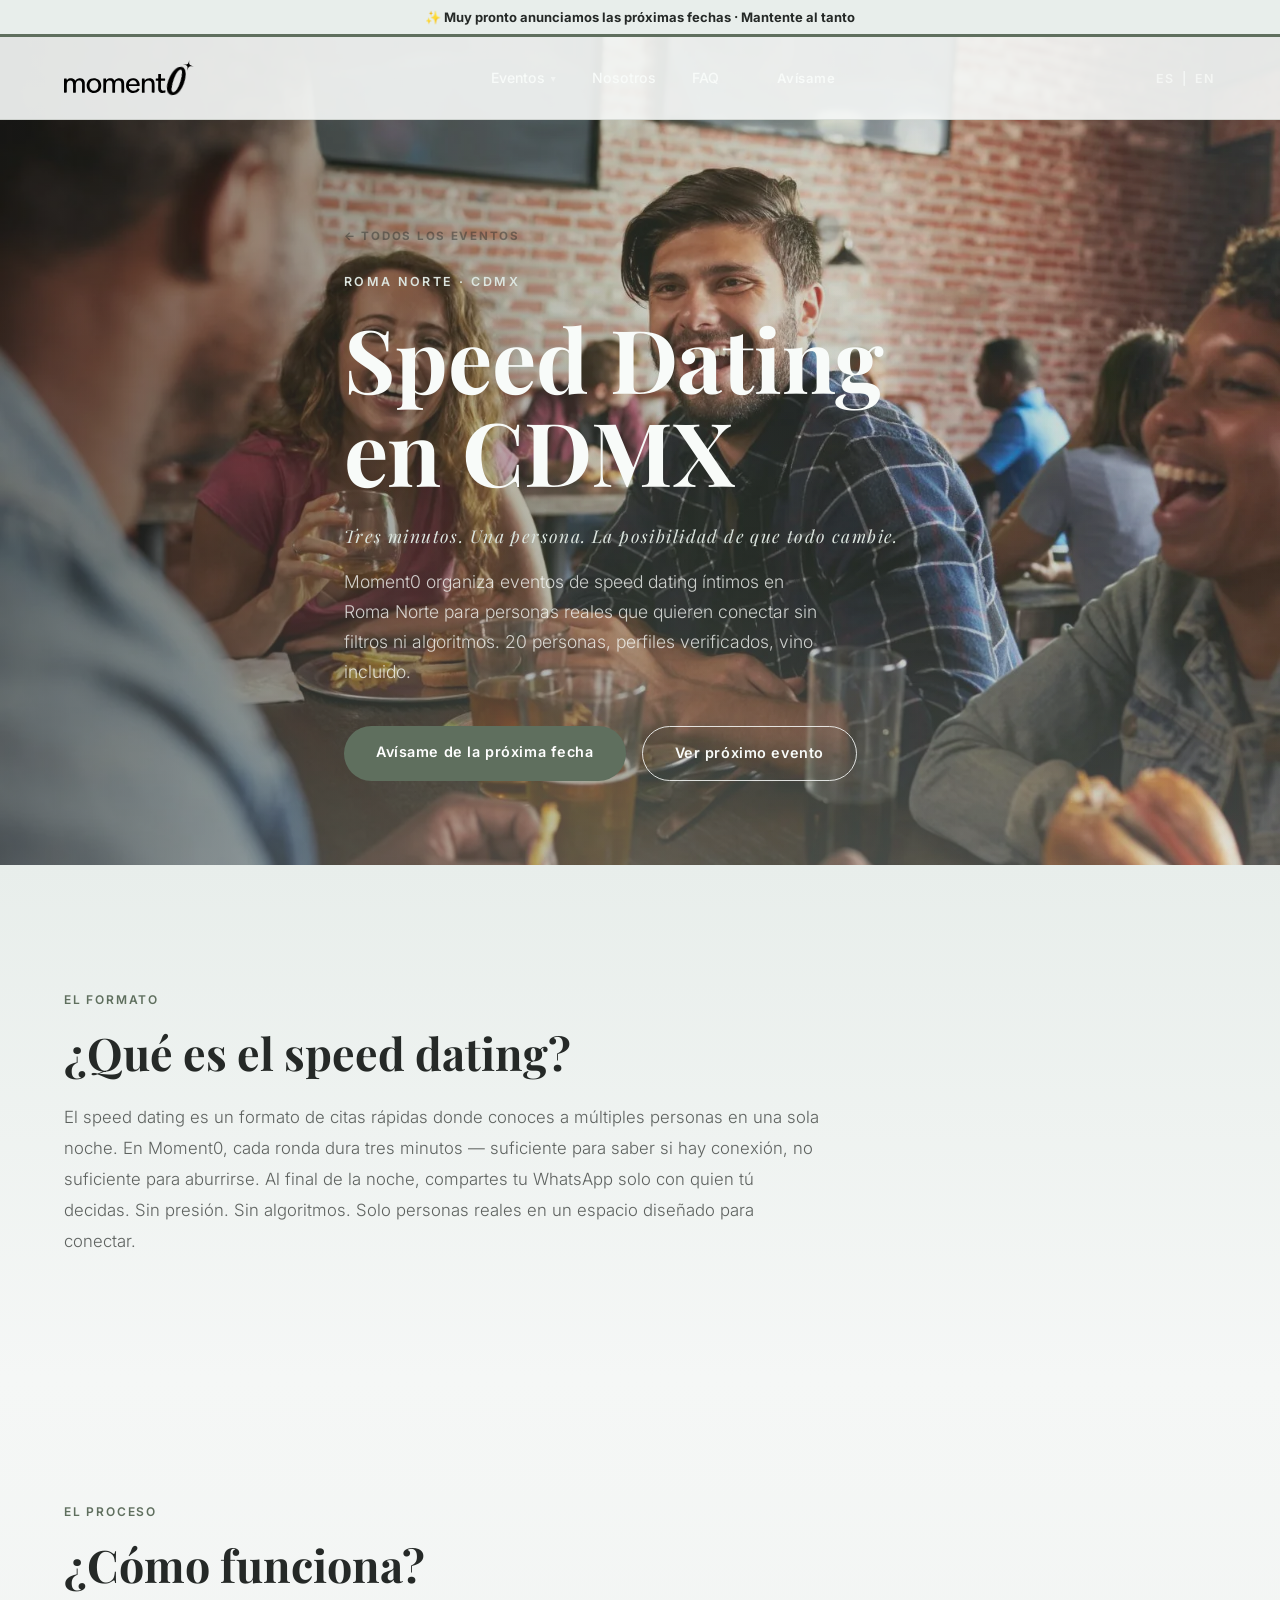
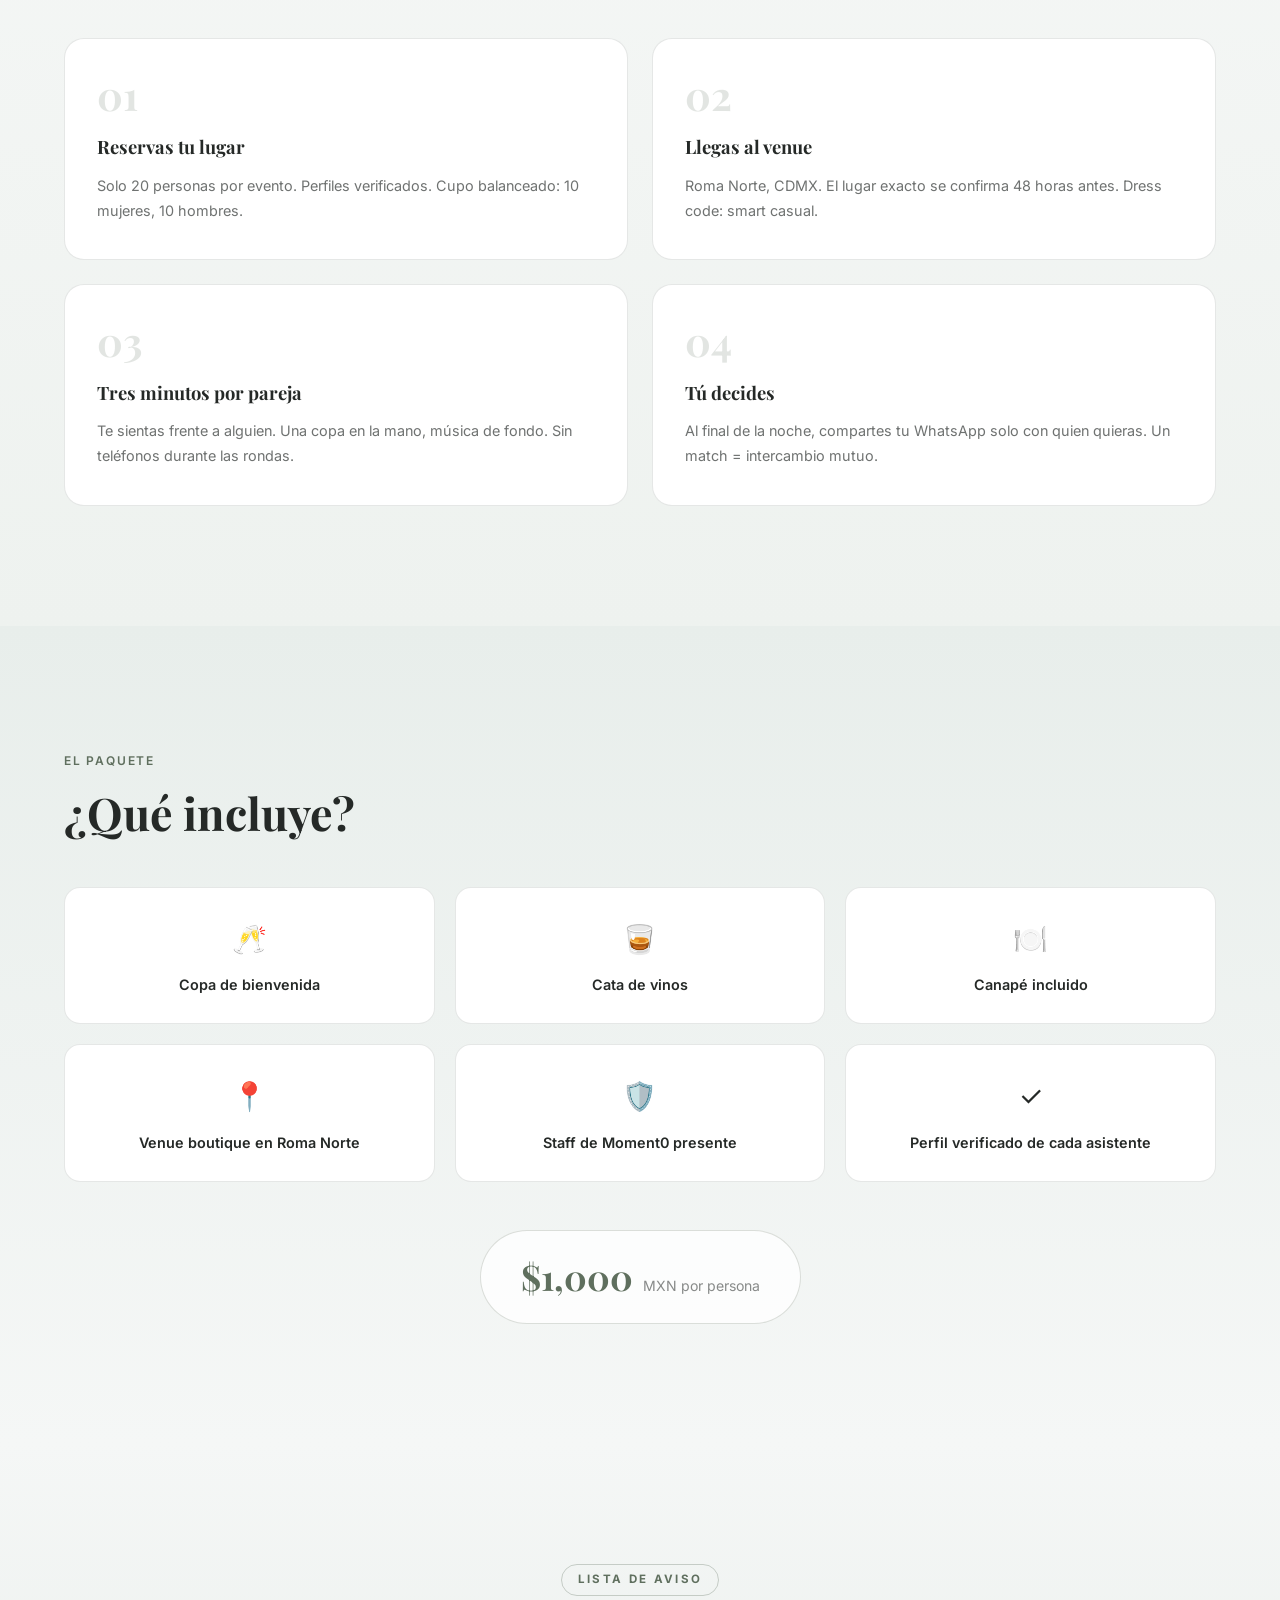
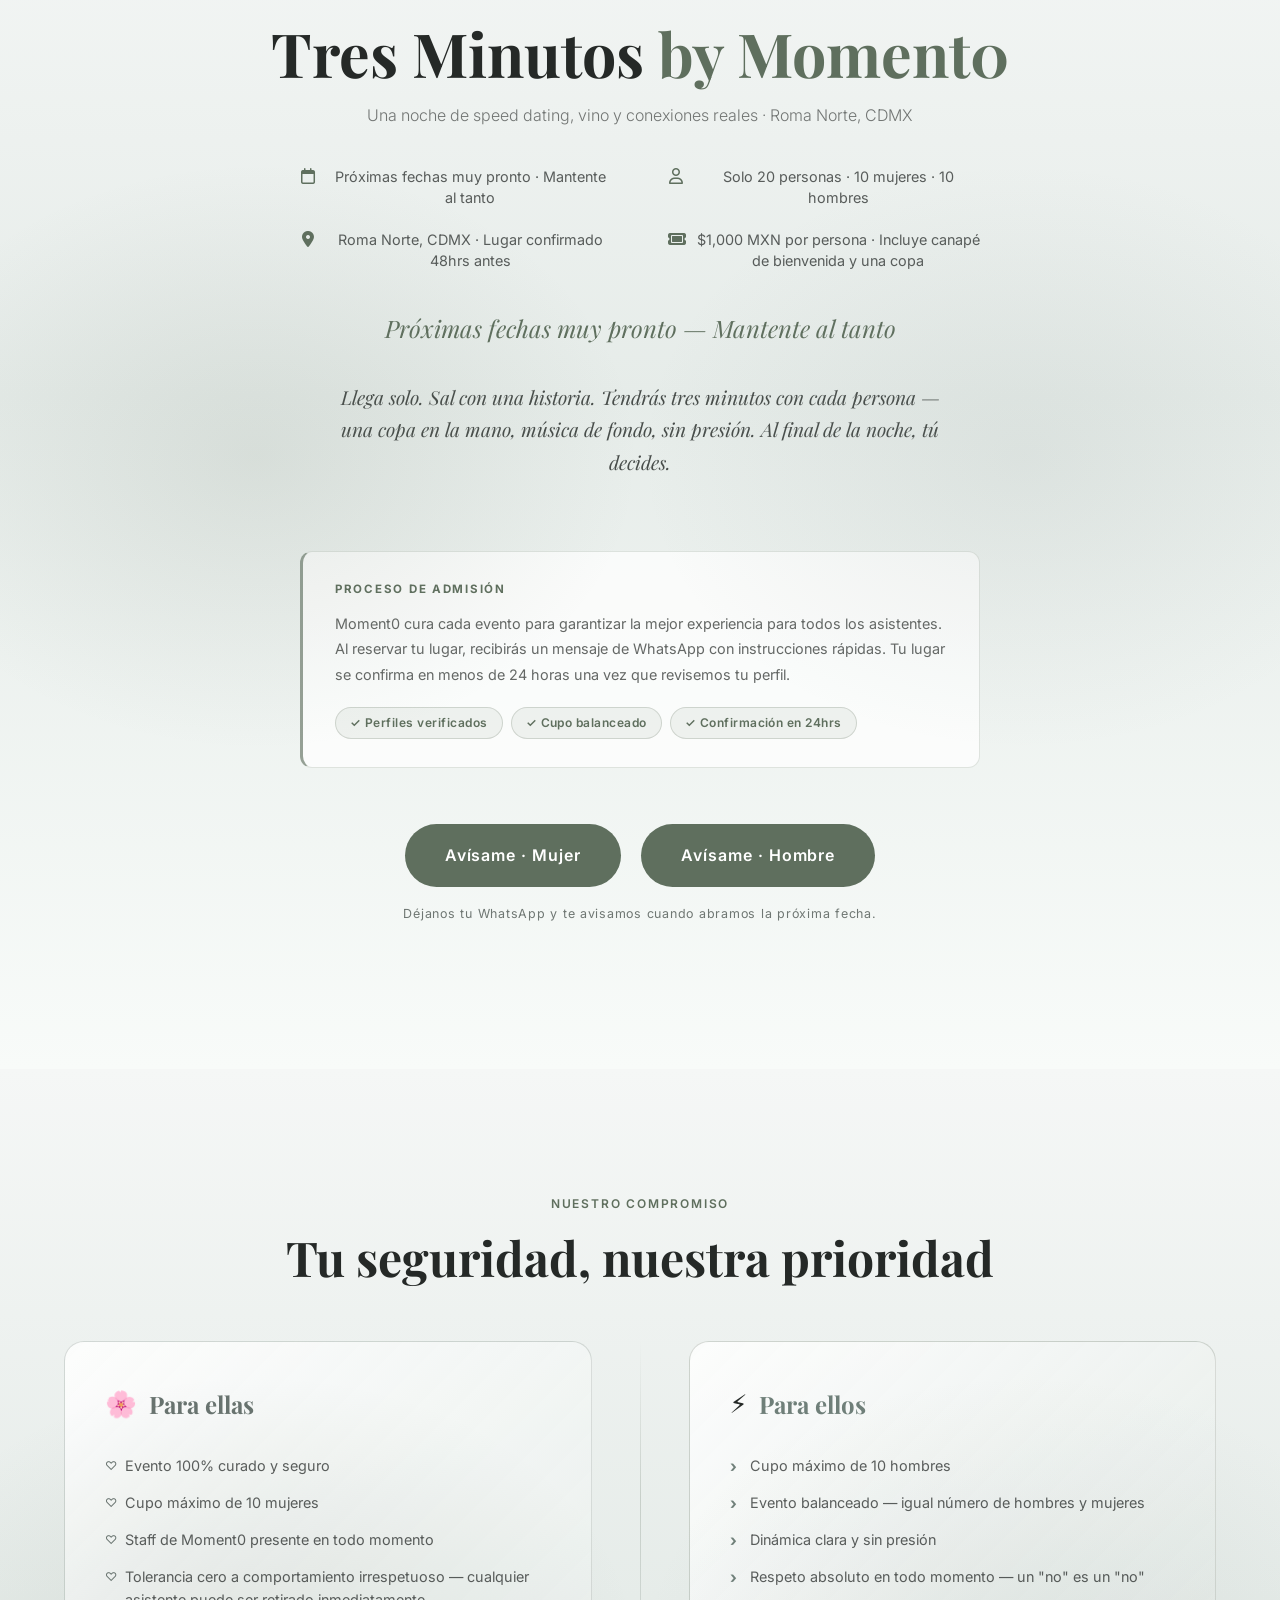
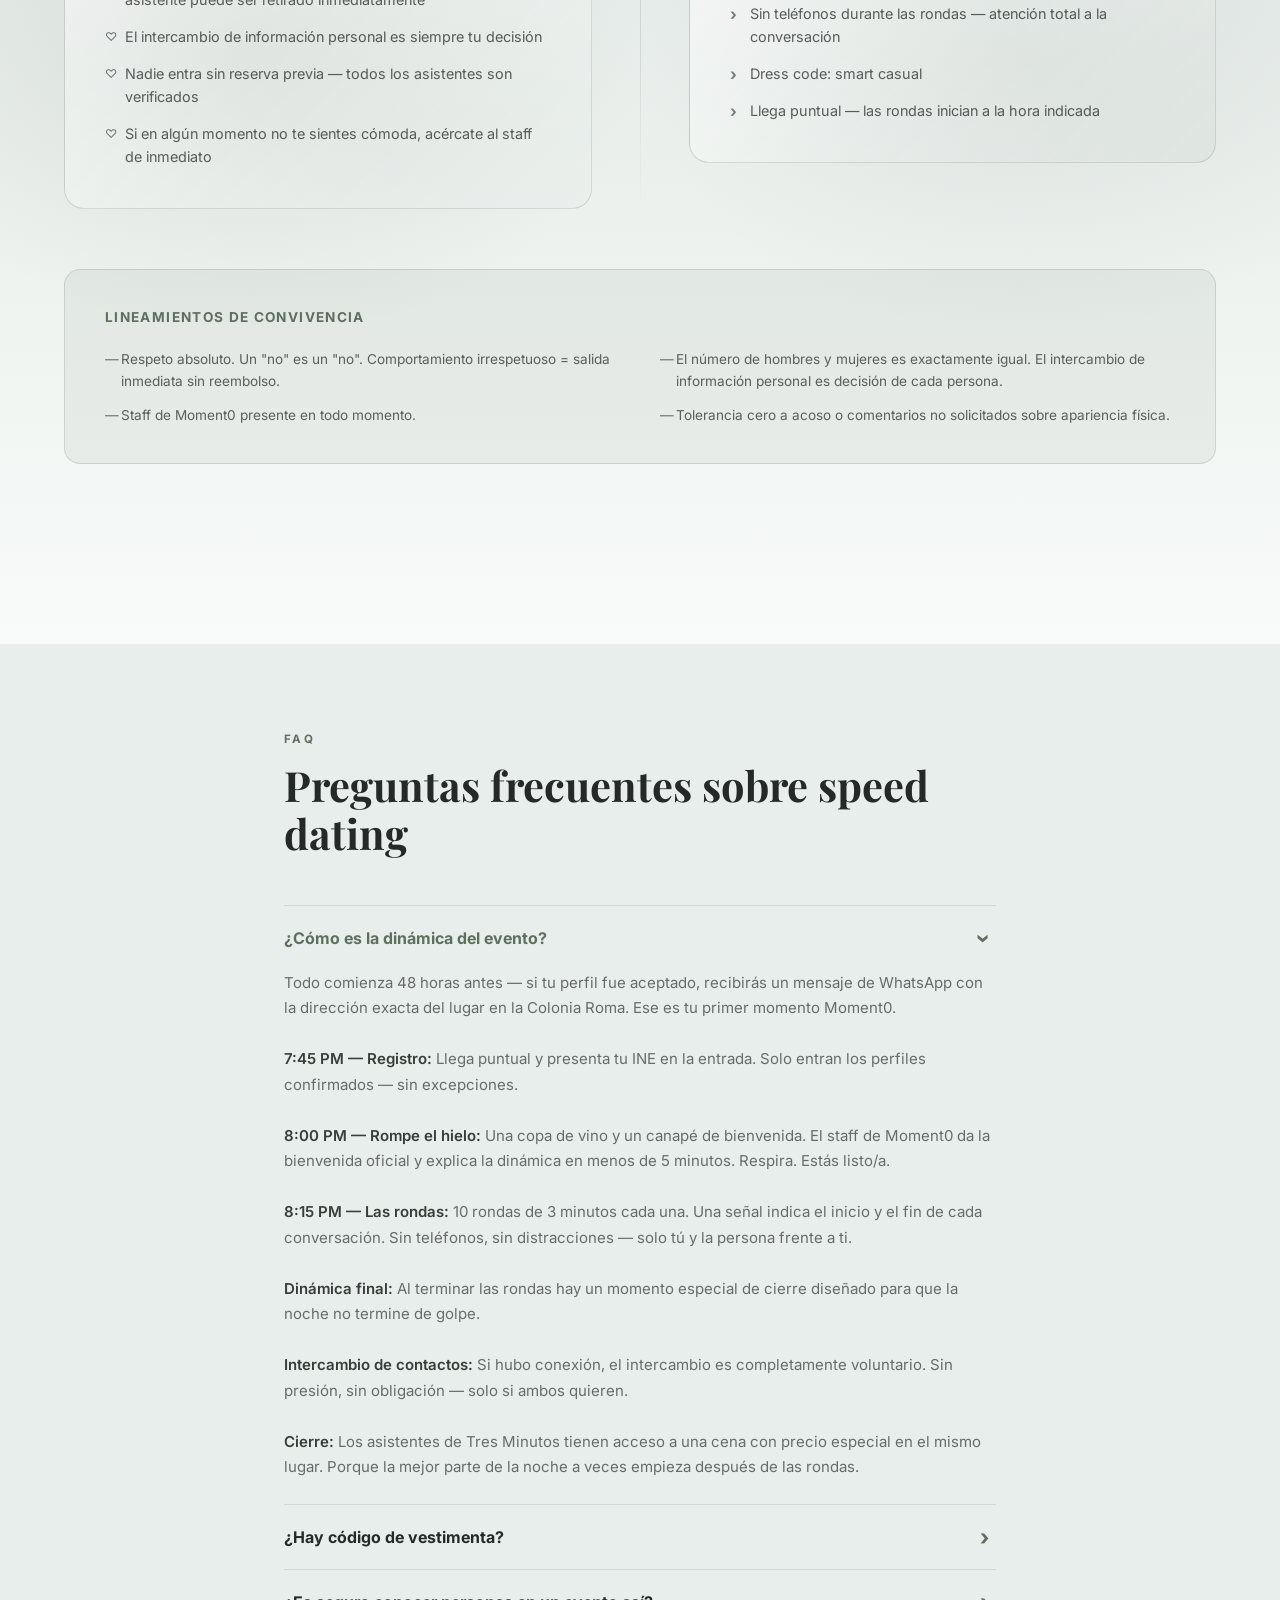
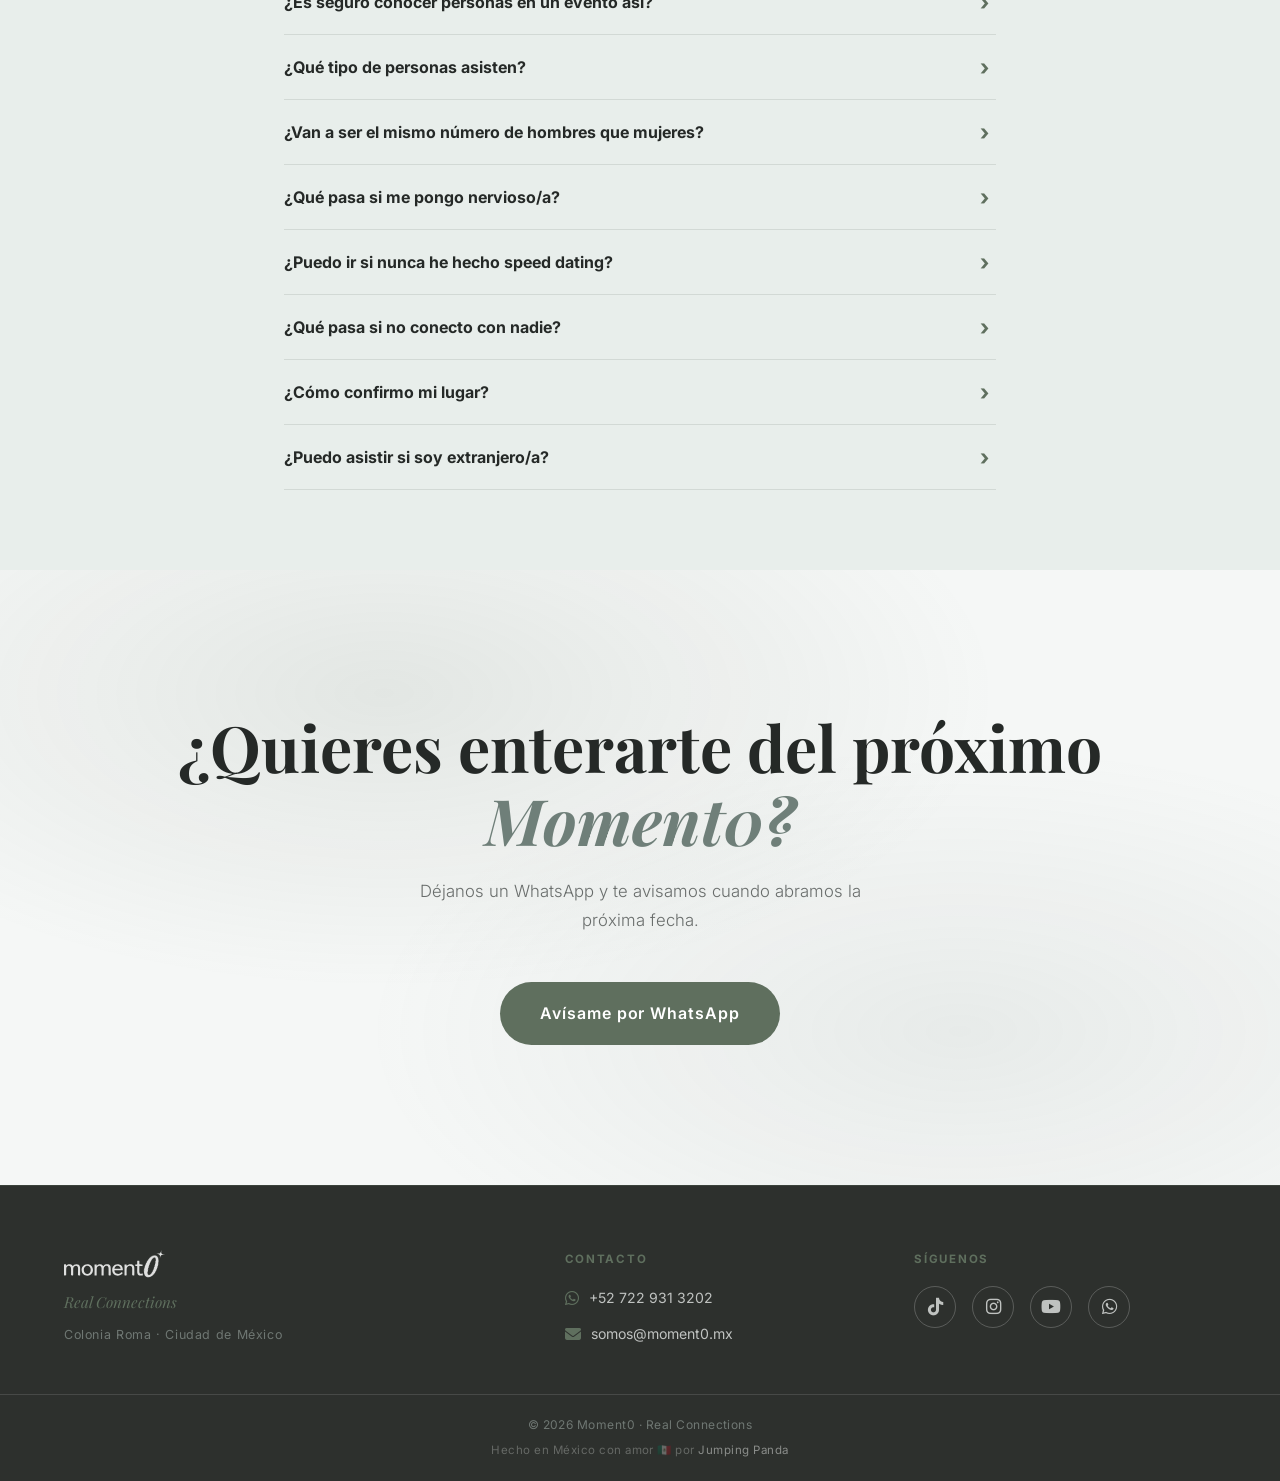
<file: speed-dating-cdmx/index.html>
<!DOCTYPE html>
<html lang="es">
<head>
  <!-- Google tag (gtag.js) -->
  <script async src="https://www.googletagmanager.com/gtag/js?id=G-9HDMWQ01Z2"></script>
  <script>
    window.dataLayer = window.dataLayer || [];
    function gtag(){dataLayer.push(arguments);}
    gtag('js', new Date());
    gtag('config', 'G-9HDMWQ01Z2');
  </script>
  <meta charset="UTF-8" />
  <meta name="viewport" content="width=device-width, initial-scale=1.0" />
  <title data-i18n="sd.page.title">Speed Dating en CDMX · Moment0 — Roma Norte</title>
  <meta name="description" content="Speed dating en Roma Norte, CDMX. Eventos íntimos para 20 personas, perfiles verificados, vino incluido. Conoce gente real sin apps. Reserva tu lugar en Moment0." />
  <link rel="canonical" href="https://moment0.mx/speed-dating-cdmx/" />
  <!-- Hero LCP preload — high priority -->
  <link rel="preload" as="image" href="../assets/speed-dating.webp" type="image/webp" fetchpriority="high" />
  <link rel="preconnect" href="https://fonts.googleapis.com" />
  <link rel="preconnect" href="https://fonts.gstatic.com" crossorigin />
  <link rel="preconnect" href="https://cdnjs.cloudflare.com" />
  <!-- Google Fonts: non-blocking -->
  <link rel="preload" as="style" href="https://fonts.googleapis.com/css2?family=Playfair+Display:wght@400;700&family=Inter:wght@300;400;500;600&display=swap" onload="this.onload=null;this.rel='stylesheet'" />
  <noscript><link rel="stylesheet" href="https://fonts.googleapis.com/css2?family=Playfair+Display:wght@400;700&family=Inter:wght@300;400;500;600&display=swap" /></noscript>
  <link rel="icon" type="image/svg+xml" href="../assets/favicon.svg" />
  <!-- Font Awesome: non-blocking -->
  <link rel="preload" as="style" href="https://cdnjs.cloudflare.com/ajax/libs/font-awesome/6.5.0/css/all.min.css" onload="this.onload=null;this.rel='stylesheet'" />
  <noscript><link rel="stylesheet" href="https://cdnjs.cloudflare.com/ajax/libs/font-awesome/6.5.0/css/all.min.css" /></noscript>
  <!-- Critical CSS — identical to homepage so the browser can reuse the cached parse -->
  <style>
:root{--black:#f5f7f6;--dark:#e8eeeb;--dark2:#ffffff;--gold:#5f6f5e;--gold-lt:#6f7f79;--teal:#6f7f79;--violet:#69717a;--stone-lt:#68736f;--white:#252927;--grey:#6f7773;--font-serif:'Playfair Display',Georgia,serif;--font-sans:'Inter',system-ui,sans-serif;--radius:12px;--transition:0.3s ease}
*,*::before,*::after{box-sizing:border-box;margin:0;padding:0}
html{scroll-behavior:smooth}
body{background:var(--black);color:var(--white);font-family:var(--font-sans);font-size:16px;line-height:1.7;-webkit-font-smoothing:antialiased}
a{color:inherit;text-decoration:none}
img{max-width:100%;display:block}
picture{display:contents}
.container{max-width:1200px;margin:0 auto;padding:0 24px}
em{font-style:italic;color:var(--gold-lt)}
.btn{display:inline-block;padding:14px 32px;border-radius:40px;font-size:.9rem;font-weight:600;letter-spacing:.04em;transition:var(--transition);cursor:pointer;border:none}
.btn--primary{background:var(--gold);color:var(--dark2)}
.btn--primary:hover{background:#4b584a;transform:translateY(-2px)}
.btn--sm{padding:10px 22px;font-size:.82rem}
.nav{position:fixed;top:0;left:0;right:0;z-index:100;padding:20px 0;color:#f8fbf9;transition:background var(--transition),padding var(--transition)}
.nav.scrolled{background:rgba(245,247,246,.94);backdrop-filter:blur(12px);padding:14px 0;border-bottom:1px solid rgba(95,111,94,.18);box-shadow:0 12px 30px rgba(37,41,39,.08);color:var(--white)}
.nav__inner{display:flex;align-items:center;justify-content:space-between}
.nav__logo{font-family:var(--font-serif);font-size:1.5rem;font-weight:700;letter-spacing:-.01em}
.nav__logo span{color:var(--gold)}
.nav__logo-img{height:36px;width:auto;display:block;filter:brightness(0) invert(1);transition:filter var(--transition)}.nav.scrolled .nav__logo-img{filter:brightness(0)}
.nav__links{list-style:none;display:flex;align-items:center;gap:36px;font-size:.88rem;font-weight:500}
.nav__links a:not(.btn):hover{color:var(--gold);transition:color var(--transition)}
.lang-toggle{display:flex;align-items:center;gap:6px;font-size:.78rem;font-weight:600;letter-spacing:.08em;color:var(--grey)}
.lang-btn{background:none;border:none;color:var(--grey);font-size:.78rem;font-weight:600;letter-spacing:.08em;cursor:pointer;padding:4px 2px;transition:color var(--transition);font-family:var(--font-sans)}
.lang-btn:hover{color:#f8fbf9}.nav.scrolled .lang-btn:hover{color:var(--white)}.nav:not(.scrolled) .lang-toggle,.nav:not(.scrolled) .lang-btn{color:rgba(248,251,249,.76)}
.lang-btn.active{color:var(--gold)}
.nav__hamburger{display:none;flex-direction:column;gap:5px;background:none;border:none;cursor:pointer;padding:4px}
.nav__hamburger span{display:block;width:24px;height:2px;background:#f8fbf9;border-radius:2px;transition:var(--transition)}.nav.scrolled .nav__hamburger span{background:var(--white)}
.hero{position:relative;min-height:92vh;display:flex;align-items:center;overflow:hidden}
.hero__bg-img{position:absolute;inset:0;width:100%;height:100%;object-fit:cover;object-position:center;z-index:0}
.hero::before{content:'';position:absolute;inset:0;background:linear-gradient(135deg,rgba(34,35,31,.52) 0%,rgba(95,111,94,.34) 48%,rgba(111,127,121,.28) 100%)}
.hero__overlay{position:absolute;inset:0;background:linear-gradient(to top,rgba(245,247,246,.24) 0%,rgba(111,127,121,.12) 36%,transparent 70%)}
.hero__content{position:relative;z-index:1;max-width:640px;padding-top:100px;color:#f8fbf9}
.hero__tag{font-size:.78rem;font-weight:600;letter-spacing:.2em;text-transform:uppercase;color:#dce5df;margin-bottom:20px}
.hero__title{font-family:var(--font-serif);font-size:clamp(3rem,7vw,5.5rem);font-weight:700;line-height:1.05;margin-bottom:24px}
.hero__title em{color:#f4f8f6;background:linear-gradient(90deg,#f4f8f6 0%,#dce5df 52%,#b9c5bf 100%);-webkit-background-clip:text;background-clip:text;-webkit-text-fill-color:transparent}
.hero__slogan{font-family:var(--font-serif);font-size:1.1rem;font-style:italic;color:#dce5df;letter-spacing:.08em;margin-bottom:16px}
.hero__sub{font-size:1.1rem;color:rgba(248,251,249,.78);max-width:480px;margin-bottom:40px;font-weight:300}.hero .btn--outline{border-color:rgba(248,251,249,.85);color:#f8fbf9}.hero .btn--outline:hover{background:#f8fbf9;color:var(--white)}
@media(max-width:680px){.nav__links{display:none}.nav__hamburger{display:flex}.hero__title{font-size:3rem}}
.nav__item--dropdown{position:relative}
.nav__submenu{position:absolute;top:100%;left:0;padding-top:14px;min-width:210px;display:none}
.nav__item--dropdown:hover .nav__submenu{display:block}
.nav__submenu-card{background:rgba(255,255,255,.96);backdrop-filter:blur(12px);border:1px solid rgba(95,111,94,.2);border-radius:12px;padding:8px;display:flex;flex-direction:column;gap:2px;box-shadow:0 16px 40px rgba(37,41,39,.16)}
.nav__submenu-card a{padding:10px 14px;border-radius:8px;font-size:.85rem;font-weight:500;color:var(--white);white-space:nowrap;transition:background var(--transition),color var(--transition)}
.nav__submenu-card a:hover{background:rgba(95,111,94,.08);color:var(--gold)}
.nav__evtoggle{display:inline-flex;align-items:center;gap:6px;cursor:pointer}
.nav__evtoggle::after{content:'▾';font-size:.7em;opacity:.65;display:inline-block;transition:transform var(--transition)}
.nav__item--dropdown:hover .nav__evtoggle::after{transform:rotate(180deg)}
@media(max-width:680px){.nav__submenu{position:static;display:block;padding-top:6px;min-width:0}.nav__submenu-card{background:transparent;backdrop-filter:none;border:none;box-shadow:none;padding:4px 0 0 16px;gap:0}.nav__submenu-card a{padding:8px 0;color:rgba(255,248,241,.75)}.nav__evtoggle::after{display:none}}
  </style>
  <!-- Page-specific styles -->
  <style>
.sd-back{display:inline-flex;align-items:center;gap:8px;font-size:.72rem;font-weight:700;letter-spacing:.15em;text-transform:uppercase;color:rgba(37,41,39,.44);transition:color .3s ease;margin-bottom:24px}
.sd-back:hover{color:var(--gold)}
.sd-ctas{display:flex;gap:16px;flex-wrap:wrap}
.sd-section{padding:120px 0}
.sd-section--dark{background:linear-gradient(180deg,#e8eeeb 0%,#f5f7f6 100%)}
.sd-section__label{display:inline-block;font-size:.75rem;font-weight:600;letter-spacing:.15em;text-transform:uppercase;color:var(--gold);margin-bottom:16px}
.sd-section__title{font-family:var(--font-serif);font-size:clamp(1.8rem,3.5vw,2.8rem);font-weight:700;line-height:1.15;margin-bottom:24px}
.sd-section__body{font-size:1.05rem;color:rgba(37,41,39,.72);max-width:760px;line-height:1.85;font-weight:300}
.sd-steps{display:grid;grid-template-columns:repeat(2,1fr);gap:24px;margin-top:48px}
.sd-step{background:var(--dark2);border:1px solid rgba(94,105,100,.16);border-radius:20px;padding:36px 32px;transition:border-color .3s ease,transform .3s ease}
.sd-step:hover{border-color:rgba(95,111,94,.36);transform:translateY(-4px)}
.sd-step__num{font-family:var(--font-serif);font-size:2.5rem;font-weight:700;color:rgba(95,111,94,.18);line-height:1;margin-bottom:16px}
.sd-step__title{font-family:var(--font-serif);font-size:1.15rem;font-weight:700;color:var(--white);margin-bottom:10px}
.sd-step__body{font-size:.9rem;color:rgba(37,41,39,.66);line-height:1.75}
.sd-includes-grid{display:grid;grid-template-columns:repeat(3,1fr);gap:20px;margin-top:48px}
.sd-include{background:var(--dark2);border:1px solid rgba(94,105,100,.16);border-radius:16px;padding:28px 20px;text-align:center;transition:border-color .3s ease,transform .3s ease}
.sd-include:hover{border-color:rgba(95,111,94,.34);transform:translateY(-4px)}
.sd-include__icon{font-size:1.75rem;margin-bottom:12px}
.sd-include__title{font-size:.9rem;font-weight:600;color:var(--white);line-height:1.4}
.sd-price-block{margin-top:48px;text-align:center}
.sd-price{display:inline-flex;align-items:baseline;gap:10px;background:rgba(255,255,255,.78);border:1px solid rgba(95,111,94,.22);border-radius:50px;padding:16px 40px}
.sd-price__amount{font-family:var(--font-serif);font-size:2.2rem;font-weight:700;color:var(--gold)}
.sd-price__per{font-size:.88rem;color:rgba(37,41,39,.54)}
.sd-safe{padding-top:0}
.sd-safe__header{text-align:center;margin-bottom:56px}
.sd-safe__header .section-title{margin-bottom:0}
.sd-cta-section{padding:140px 0;background:radial-gradient(ellipse 80% 80% at 30% 20%,rgba(95,111,94,.12) 0%,transparent 60%),radial-gradient(ellipse 80% 80% at 75% 75%,rgba(111,127,121,.1) 0%,transparent 58%),var(--black);text-align:center}
.sd-cta-section h2{font-family:var(--font-serif);font-size:clamp(2.5rem,5vw,4rem);line-height:1.15;margin-bottom:20px}
.sd-cta-section p{font-size:1.05rem;color:rgba(37,41,39,.66);max-width:460px;margin:0 auto 48px;font-weight:300}
.hero::after{content:'';position:absolute;top:0;left:0;width:100%;height:100%;background:linear-gradient(to right,rgba(34,35,31,.56) 0%,rgba(95,111,94,.32) 50%,rgba(111,127,121,.16) 100%);z-index:0;pointer-events:none}
/* Urgency bar */
.urgency-bar{background:#e8eeeb;color:#252927;font-size:13px;font-weight:700;padding:8px 16px;text-align:center;width:100%;position:sticky;top:0;z-index:9999;line-height:1.4;border-bottom:3px solid #5f6f5e}
/* Nav baseline — top is set at runtime by JS after measuring urgency bar height */
.nav{background:rgba(245,247,246,0.92);border-bottom:1px solid rgba(95,111,94,0.18);color:var(--white)}.nav .nav__logo-img{filter:brightness(0)}.nav .nav__hamburger span{background:var(--white)}
/* Hero clears urgency bar (~37px) + nav (~76px) + buffer */
.hero__content{padding-top:120px}
/* Hero CTA override */
.btn--hero-cta{background:#5f6f5e;color:#ffffff;font-weight:700;border-radius:8px}
.btn--hero-cta:hover{background:#4b584a;transform:translateY(-2px)}
/* Sticky mobile CTA */
.sticky-cta{display:none;position:fixed;bottom:0;left:0;right:0;padding:12px 16px 16px;background:#f5f7f6;border-top:1px solid rgba(95,111,94,.22);z-index:998}
.sticky-cta__btn{display:flex;align-items:center;justify-content:center;width:100%;min-height:52px;background:#5f6f5e;color:#ffffff;font-weight:700;border-radius:8px;font-size:1rem;letter-spacing:.02em}
.sticky-cta__btn:hover{background:#4b584a}
@media(max-width:768px){
  .hero__content{padding-top:140px}
  .hero__sub{margin-bottom:20px}
  .sd-ctas{flex-direction:column;align-items:stretch}
  .btn--hero-cta{min-height:52px;width:100%;display:flex;align-items:center;justify-content:center;font-size:1rem}
  .sticky-cta{display:flex}
  body{padding-bottom:80px}
}
@media(min-width:769px){.sticky-cta{display:none!important}}
@media(max-width:767px){.sd-section{padding:80px 0}.sd-steps{grid-template-columns:1fr}.sd-includes-grid{grid-template-columns:repeat(2,1fr);gap:12px}}
@media(max-width:480px){.sd-includes-grid{grid-template-columns:1fr}}
  </style>
  <!-- Full stylesheet: async, never blocks first paint -->
  <link rel="stylesheet" href="../css/styles.css" media="print" onload="this.media='all'" />
  <noscript><link rel="stylesheet" href="../css/styles.css" /></noscript>
</head>
<body>

  <!-- URGENCY BAR -->
  <div class="urgency-bar">
    <span data-i18n="sd.urgency">✨ Muy pronto anunciamos las próximas fechas · Mantente al tanto</span>
  </div>

  <!-- NAV -->
  <nav class="nav">
    <div class="nav__inner container">
      <a class="nav__logo" href="https://moment0.mx">
        <img src="../assets/logo.svg" alt="Moment0" class="nav__logo-img" />
      </a>
      <ul class="nav__links">
        <li class="nav__item nav__item--dropdown">
          <a href="https://moment0.mx/#eventos" class="nav__evtoggle" data-i18n="nav.events">Eventos</a>
          <div class="nav__submenu">
            <div class="nav__submenu-card">
              <a href="/speed-dating-cdmx/" data-i18n="nav.ev.speed">Speed Dating</a>
              <a href="/coffee-party-cdmx/" data-i18n="nav.ev.coffee">Coffee Party</a>
            </div>
          </div>
        </li>
        <li><a href="https://moment0.mx/#nosotros" data-i18n="nav.about">Nosotros</a></li>
        <li><a href="#faq" data-i18n="nav.faq">FAQ</a></li>
        <li><a href="https://wa.me/527229313202?text=Hola%2C%20me%20gustar%C3%ADa%20recibir%20aviso%20cuando%20anuncien%20la%20pr%C3%B3xima%20fecha%20de%20Tres%20Minutos%20by%20Moment0.%20%C2%BFMe%20pueden%20agregar%20a%20la%20lista%3F" class="btn btn--sm" target="_blank" rel="noopener noreferrer" data-i18n="sd.nav.cta">Avísame</a></li>
      </ul>
      <div class="lang-toggle">
        <button class="lang-btn active" data-lang="es">ES</button>
        <span>|</span>
        <button class="lang-btn" data-lang="en">EN</button>
      </div>
      <button class="nav__hamburger" aria-label="Menú">
        <span></span><span></span><span></span>
      </button>
    </div>
  </nav>

  <!-- HERO -->
  <section class="hero">
    <picture>
      <source srcset="../assets/speed-dating.webp" type="image/webp">
      <img src="../assets/speed-dating.jpg" alt="" class="hero__bg-img" fetchpriority="high" width="1600" height="1120">
    </picture>
    <div class="hero__overlay"></div>
    <div class="hero__content container">
      <a href="https://moment0.mx/#eventos" class="sd-back" data-i18n="sd.back">← Todos los eventos</a>
      <p class="hero__tag" data-i18n="sd.hero.tag">Roma Norte · CDMX</p>
      <h1 class="hero__title" data-i18n="sd.hero.title">Speed Dating en CDMX</h1>
      <p class="hero__slogan" data-i18n="sd.hero.sub">Tres minutos. Una persona. La posibilidad de que todo cambie.</p>
      <p class="hero__sub" data-i18n="sd.hero.body">Moment0 organiza eventos de speed dating íntimos en Roma Norte para personas reales que quieren conectar sin filtros ni algoritmos. 20 personas, perfiles verificados, vino incluido.</p>
      <div class="sd-ctas">
        <a href="https://wa.me/527229313202?text=Hola%2C%20me%20gustar%C3%ADa%20recibir%20aviso%20cuando%20anuncien%20la%20pr%C3%B3xima%20fecha%20de%20Tres%20Minutos%20by%20Moment0.%20%C2%BFMe%20pueden%20agregar%20a%20la%20lista%3F" class="btn btn--primary btn--hero-cta" target="_blank" rel="noopener noreferrer" data-i18n="sd.hero.cta">Avísame de la próxima fecha</a>
        <a href="#proximo-evento" class="btn btn--outline" data-i18n="sd.hero.cta2">Ver próximo evento</a>
      </div>
    </div>
  </section>

  <!-- WHAT IS SPEED DATING -->
  <section class="sd-section sd-section--dark" id="que-es">
    <div class="container">
      <span class="sd-section__label" data-i18n="sd.what.label">El formato</span>
      <h2 class="sd-section__title" data-i18n="sd.what.title">¿Qué es el speed dating?</h2>
      <p class="sd-section__body" data-i18n="sd.what.body">El speed dating es un formato de citas rápidas donde conoces a múltiples personas en una sola noche. En Moment0, cada ronda dura tres minutos — suficiente para saber si hay conexión, no suficiente para aburrirse. Al final de la noche, compartes tu WhatsApp solo con quien tú decidas. Sin presión. Sin algoritmos. Solo personas reales en un espacio diseñado para conectar.</p>
    </div>
  </section>

  <!-- HOW IT WORKS -->
  <section class="sd-section" id="como-funciona" style="background:linear-gradient(180deg,#f5f7f6 0%,#eef2ef 100%)">
    <div class="container">
      <span class="sd-section__label" data-i18n="sd.how.label">El proceso</span>
      <h2 class="sd-section__title" data-i18n="sd.how.title">¿Cómo funciona?</h2>
      <div class="sd-steps">
        <div class="sd-step">
          <div class="sd-step__num">01</div>
          <h3 class="sd-step__title" data-i18n="sd.how.s1.title">Reservas tu lugar</h3>
          <p class="sd-step__body" data-i18n="sd.how.s1.body">Solo 20 personas por evento. Perfiles verificados. Cupo balanceado: 10 mujeres, 10 hombres.</p>
        </div>
        <div class="sd-step">
          <div class="sd-step__num">02</div>
          <h3 class="sd-step__title" data-i18n="sd.how.s2.title">Llegas al venue</h3>
          <p class="sd-step__body" data-i18n="sd.how.s2.body">Roma Norte, CDMX. El lugar exacto se confirma 48 horas antes. Dress code: smart casual.</p>
        </div>
        <div class="sd-step">
          <div class="sd-step__num">03</div>
          <h3 class="sd-step__title" data-i18n="sd.how.s3.title">Tres minutos por pareja</h3>
          <p class="sd-step__body" data-i18n="sd.how.s3.body">Te sientas frente a alguien. Una copa en la mano, música de fondo. Sin teléfonos durante las rondas.</p>
        </div>
        <div class="sd-step">
          <div class="sd-step__num">04</div>
          <h3 class="sd-step__title" data-i18n="sd.how.s4.title">Tú decides</h3>
          <p class="sd-step__body" data-i18n="sd.how.s4.body">Al final de la noche, compartes tu WhatsApp solo con quien quieras. Un match = intercambio mutuo.</p>
        </div>
      </div>
    </div>
  </section>

  <!-- WHAT'S INCLUDED -->
  <section class="sd-section sd-section--dark" id="incluye">
    <div class="container">
      <span class="sd-section__label" data-i18n="sd.inc.label">El paquete</span>
      <h2 class="sd-section__title" data-i18n="sd.inc.title">¿Qué incluye?</h2>
      <div class="sd-includes-grid">
        <div class="sd-include">
          <div class="sd-include__icon">🥂</div>
          <p class="sd-include__title" data-i18n="sd.inc.i1">Copa de bienvenida</p>
        </div>
        <div class="sd-include">
          <div class="sd-include__icon">🥃</div>
          <p class="sd-include__title" data-i18n="sd.inc.i2">Cata de vinos</p>
        </div>
        <div class="sd-include">
          <div class="sd-include__icon">🍽️</div>
          <p class="sd-include__title" data-i18n="sd.inc.i3">Canapé incluido</p>
        </div>
        <div class="sd-include">
          <div class="sd-include__icon">📍</div>
          <p class="sd-include__title" data-i18n="sd.inc.i4">Venue boutique en Roma Norte</p>
        </div>
        <div class="sd-include">
          <div class="sd-include__icon">🛡️</div>
          <p class="sd-include__title" data-i18n="sd.inc.i5">Staff de Moment0 presente</p>
        </div>
        <div class="sd-include">
          <div class="sd-include__icon">✓</div>
          <p class="sd-include__title" data-i18n="sd.inc.i6">Perfil verificado de cada asistente</p>
        </div>
      </div>
      <div class="sd-price-block">
        <div class="sd-price">
          <span class="sd-price__amount">$1,000</span>
          <span class="sd-price__per" data-i18n="sd.inc.price">MXN por persona</span>
        </div>
      </div>
    </div>
  </section>

  <!-- PRÓXIMO EVENTO -->
  <section class="tm" id="proximo-evento">
    <div class="container">

      <div class="tm__overview">
        <span class="tm__eyebrow" data-i18n="sd.next.label">Lista de aviso</span>
        <h2 class="tm__title">Tres Minutos <span>by Moment0</span></h2>
        <p class="tm__subtitle" data-i18n="tm.subtitle">Una noche de speed dating, vino y conexiones reales · Roma Norte, CDMX</p>

        <div class="tm__meta">
          <div class="tm__meta-item">
            <i class="fa-regular fa-calendar"></i>
            <span data-i18n="sd.next.date">Próximas fechas muy pronto · Mantente al tanto</span>
          </div>
          <div class="tm__meta-item">
            <i class="fa-regular fa-user"></i>
            <span data-i18n="sd.next.cap">Solo 20 personas · 10 mujeres · 10 hombres</span>
          </div>
          <div class="tm__meta-item">
            <i class="fa-solid fa-location-dot"></i>
            <span data-i18n="sd.next.loc">Roma Norte, CDMX · Lugar confirmado 48hrs antes</span>
          </div>
          <div class="tm__meta-item">
            <i class="fa-solid fa-ticket"></i>
            <span data-i18n="tm.price">$1,000 MXN por persona · Incluye canapé de bienvenida y una copa</span>
          </div>
        </div>

        <div class="tm__countdown">
          <p class="tm__countdown-today" data-i18n="tm.soon">Próximas fechas muy pronto — Mantente al tanto</p>
        </div>

        <p class="tm__desc" data-i18n="tm.desc">Llega solo. Sal con una historia. Tendrás tres minutos con cada persona — una copa en la mano, música de fondo, sin presión. Al final de la noche, tú decides.</p>
      </div>

      <div class="tm__screening">
        <h4 class="tm__screening-title" data-i18n="tm.screening.title">Proceso de admisión</h4>
        <p class="tm__screening-body" data-i18n="tm.screening.body">Moment0 cura cada evento para garantizar la mejor experiencia para todos los asistentes. Al reservar tu lugar, recibirás un mensaje de WhatsApp con instrucciones rápidas. Tu lugar se confirma en menos de 24 horas una vez que revisemos tu perfil.</p>
        <div class="tm__screening-pills">
          <span class="tm__pill" data-i18n="tm.screening.p1">✓ Perfiles verificados</span>
          <span class="tm__pill" data-i18n="tm.screening.p2">✓ Cupo balanceado</span>
          <span class="tm__pill" data-i18n="tm.screening.p3">✓ Confirmación en 24hrs</span>
        </div>
      </div>

      <div class="tm__cta">
        <div class="tm__cta-btns">
          <a href="https://wa.me/527229313202?text=Hola%2C%20me%20gustar%C3%ADa%20recibir%20aviso%20cuando%20anuncien%20la%20pr%C3%B3xima%20fecha%20de%20Tres%20Minutos%20by%20Moment0.%20%C2%BFMe%20pueden%20agregar%20a%20la%20lista%3F" class="btn btn--primary btn--lg" target="_blank" rel="noopener noreferrer" data-i18n="sd.next.cta.w">Avísame · Mujer</a>
          <a href="https://wa.me/527229313202?text=Hola%2C%20me%20gustar%C3%ADa%20recibir%20aviso%20cuando%20anuncien%20la%20pr%C3%B3xima%20fecha%20de%20Tres%20Minutos%20by%20Moment0.%20%C2%BFMe%20pueden%20agregar%20a%20la%20lista%3F" class="btn btn--primary btn--lg" target="_blank" rel="noopener noreferrer" data-i18n="sd.next.cta.m">Avísame · Hombre</a>
        </div>
        <p class="tm__cta-note" data-i18n="tm.cta.note">Déjanos tu WhatsApp y te avisamos cuando abramos la próxima fecha.</p>
      </div>

    </div>
  </section>

  <!-- SAFETY -->
  <section class="tm sd-safe" id="seguridad">
    <div class="container">

      <div class="sd-safe__header">
        <span class="label" data-i18n="sd.safe.label">Nuestro compromiso</span>
        <h2 class="section-title" data-i18n="sd.safe.title">Tu seguridad, nuestra prioridad</h2>
      </div>

      <div class="tm__split">

        <div class="tm__col tm__col--women">
          <div class="tm__col-header">
            <span class="tm__col-icon">🌸</span>
            <h3 data-i18n="tm.women.title">Para ellas</h3>
          </div>
          <ul class="tm__list">
            <li data-i18n="tm.women.l1">Evento 100% curado y seguro</li>
            <li data-i18n="tm.women.l2">Cupo máximo de 10 mujeres</li>
            <li data-i18n="tm.women.l3">Staff de Moment0 presente en todo momento</li>
            <li data-i18n="tm.women.l4">Tolerancia cero a comportamiento irrespetuoso — cualquier asistente puede ser retirado inmediatamente</li>
            <li data-i18n="tm.women.l5">El intercambio de información personal es siempre tu decisión</li>
            <li data-i18n="tm.women.l6">Nadie entra sin reserva previa — todos los asistentes son verificados</li>
            <li data-i18n="tm.women.l7">Si en algún momento no te sientes cómoda, acércate al staff de inmediato</li>
          </ul>
        </div>

        <div class="tm__divider"></div>

        <div class="tm__col tm__col--men">
          <div class="tm__col-header">
            <span class="tm__col-icon">⚡</span>
            <h3 data-i18n="tm.men.title">Para ellos</h3>
          </div>
          <ul class="tm__list">
            <li data-i18n="tm.men.l1">Cupo máximo de 10 hombres</li>
            <li data-i18n="tm.men.l2">Evento balanceado — igual número de hombres y mujeres</li>
            <li data-i18n="tm.men.l3">Dinámica clara y sin presión</li>
            <li data-i18n="tm.men.l4">Respeto absoluto en todo momento — un "no" es un "no"</li>
            <li data-i18n="tm.men.l5">Sin teléfonos durante las rondas — atención total a la conversación</li>
            <li data-i18n="tm.men.l6">Dress code: smart casual</li>
            <li data-i18n="tm.men.l7">Llega puntual — las rondas inician a la hora indicada</li>
          </ul>
        </div>

      </div>

      <div class="tm__safety">
        <h4 class="tm__safety-title" data-i18n="tm.safety.title">
          <i class="fa-solid fa-shield-halved"></i>
          Lineamientos de convivencia
        </h4>
        <ul class="tm__safety-list">
          <li data-i18n="tm.safety.l1">Respeto absoluto. Un "no" es un "no". Comportamiento irrespetuoso = salida inmediata sin reembolso.</li>
          <li data-i18n="tm.safety.l2">El número de hombres y mujeres es exactamente igual. El intercambio de información personal es decisión de cada persona.</li>
          <li data-i18n="tm.safety.l3">Staff de Moment0 presente en todo momento.</li>
          <li data-i18n="tm.safety.l4">Tolerancia cero a acoso o comentarios no solicitados sobre apariencia física.</li>
        </ul>
      </div>

    </div>
  </section>

  <!-- FAQ -->
  <section class="faq" id="faq">
    <div class="faq__inner">
      <span class="faq__label" data-i18n="sd.faq.label">FAQ</span>
      <h2 class="faq__title" data-i18n="sd.faq.title">Preguntas frecuentes sobre speed dating</h2>

      <div class="faq__list">

        <div class="faq__item">
          <button class="faq__btn" type="button" aria-expanded="false">
            <span data-i18n="faq.q1">¿Cómo es la dinámica del evento?</span>
            <span class="faq__chevron" aria-hidden="true">›</span>
          </button>
          <div class="faq__body">
            <div class="faq__body-inner" data-i18n-html="faq.a1"></div>
          </div>
        </div>

        <div class="faq__item">
          <button class="faq__btn" type="button" aria-expanded="false">
            <span data-i18n="faq.q2">¿Hay código de vestimenta?</span>
            <span class="faq__chevron" aria-hidden="true">›</span>
          </button>
          <div class="faq__body">
            <div class="faq__body-inner" data-i18n-html="faq.a2"></div>
          </div>
        </div>

        <div class="faq__item">
          <button class="faq__btn" type="button" aria-expanded="false">
            <span data-i18n="faq.q3">¿Es seguro conocer personas en un evento así?</span>
            <span class="faq__chevron" aria-hidden="true">›</span>
          </button>
          <div class="faq__body">
            <div class="faq__body-inner" data-i18n-html="faq.a3"></div>
          </div>
        </div>

        <div class="faq__item">
          <button class="faq__btn" type="button" aria-expanded="false">
            <span data-i18n="faq.q4">¿Qué tipo de personas asisten?</span>
            <span class="faq__chevron" aria-hidden="true">›</span>
          </button>
          <div class="faq__body">
            <div class="faq__body-inner" data-i18n-html="faq.a4"></div>
          </div>
        </div>

        <div class="faq__item">
          <button class="faq__btn" type="button" aria-expanded="false">
            <span data-i18n="faq.q5">¿Van a ser el mismo número de hombres que mujeres?</span>
            <span class="faq__chevron" aria-hidden="true">›</span>
          </button>
          <div class="faq__body">
            <div class="faq__body-inner" data-i18n-html="faq.a5"></div>
          </div>
        </div>

        <div class="faq__item">
          <button class="faq__btn" type="button" aria-expanded="false">
            <span data-i18n="faq.q6">¿Qué pasa si me pongo nervioso/a?</span>
            <span class="faq__chevron" aria-hidden="true">›</span>
          </button>
          <div class="faq__body">
            <div class="faq__body-inner" data-i18n-html="faq.a6"></div>
          </div>
        </div>

        <div class="faq__item">
          <button class="faq__btn" type="button" aria-expanded="false">
            <span data-i18n="faq.q7">¿Puedo ir si nunca he hecho speed dating?</span>
            <span class="faq__chevron" aria-hidden="true">›</span>
          </button>
          <div class="faq__body">
            <div class="faq__body-inner" data-i18n-html="faq.a7"></div>
          </div>
        </div>

        <div class="faq__item">
          <button class="faq__btn" type="button" aria-expanded="false">
            <span data-i18n="faq.q8">¿Qué pasa si no conecto con nadie?</span>
            <span class="faq__chevron" aria-hidden="true">›</span>
          </button>
          <div class="faq__body">
            <div class="faq__body-inner" data-i18n-html="faq.a8"></div>
          </div>
        </div>

        <div class="faq__item">
          <button class="faq__btn" type="button" aria-expanded="false">
            <span data-i18n="faq.q9">¿Cómo confirmo mi lugar?</span>
            <span class="faq__chevron" aria-hidden="true">›</span>
          </button>
          <div class="faq__body">
            <div class="faq__body-inner" data-i18n-html="faq.a9"></div>
          </div>
        </div>

        <div class="faq__item">
          <button class="faq__btn" type="button" aria-expanded="false">
            <span data-i18n="faq.q10">¿Puedo asistir si soy extranjero/a?</span>
            <span class="faq__chevron" aria-hidden="true">›</span>
          </button>
          <div class="faq__body">
            <div class="faq__body-inner" data-i18n-html="faq.a10"></div>
          </div>
        </div>

      </div>
    </div>
  </section>

  <!-- FINAL CTA -->
  <section class="sd-cta-section" id="reservar">
    <div class="container">
      <h2 data-i18n-html="sd.cta.title">¿Quieres enterarte del próximo<br/><em>Moment0?</em></h2>
      <p data-i18n="sd.cta.sub">Déjanos un WhatsApp y te avisamos cuando abramos la próxima fecha.</p>
      <a href="https://wa.me/527229313202?text=Hola%2C%20me%20gustar%C3%ADa%20recibir%20aviso%20cuando%20anuncien%20la%20pr%C3%B3xima%20fecha%20de%20Tres%20Minutos%20by%20Moment0.%20%C2%BFMe%20pueden%20agregar%20a%20la%20lista%3F" class="btn btn--primary btn--lg" target="_blank" rel="noopener noreferrer" data-i18n="sd.cta.btn">Avísame por WhatsApp</a>
    </div>
  </section>

  <!-- FOOTER -->
  <footer class="footer">
    <div class="container footer__top">

      <div class="footer__brand">
        <img src="../assets/logo.svg" alt="Moment0" class="footer__logo-img" loading="lazy" />
        <p class="footer__tagline">Real Connections</p>
        <p class="footer__copy">Colonia Roma · Ciudad de México</p>
      </div>

      <div class="footer__contact">
        <p class="footer__contact-title" data-i18n="footer.contact">Contacto</p>
        <ul class="footer__contact-list">
          <li>
            <a href="https://wa.me/527229313202?text=Hola%2C%20me%20gustar%C3%ADa%20reservar%20mi%20lugar%20en%20el%20pr%C3%B3ximo%20evento%20de%20Moment0.%20%C2%BFMe%20pueden%20dar%20m%C3%A1s%20informaci%C3%B3n%3F" target="_blank" rel="noopener noreferrer">
              <i class="fa-brands fa-whatsapp"></i> +52 722 931 3202
            </a>
          </li>
          <li>
            <a href="mailto:somos@moment0.mx">
              <i class="fa-solid fa-envelope"></i> somos@moment0.mx
            </a>
          </li>
        </ul>
      </div>

      <div class="footer__social-col">
        <p class="footer__contact-title" data-i18n="footer.follow">Síguenos</p>
        <div class="footer__social">
          <a href="https://tiktok.com/@somos.moment0" target="_blank" rel="noopener noreferrer" aria-label="TikTok">
            <i class="fa-brands fa-tiktok"></i>
          </a>
          <a href="https://instagram.com/somos.moment0" target="_blank" rel="noopener noreferrer" aria-label="Instagram">
            <i class="fa-brands fa-instagram"></i>
          </a>
          <a href="https://youtube.com/@somos.moment0" target="_blank" rel="noopener noreferrer" aria-label="YouTube">
            <i class="fa-brands fa-youtube"></i>
          </a>
          <a href="https://wa.me/527229313202?text=Hola%2C%20me%20gustar%C3%ADa%20reservar%20mi%20lugar%20en%20el%20pr%C3%B3ximo%20evento%20de%20Moment0.%20%C2%BFMe%20pueden%20dar%20m%C3%A1s%20informaci%C3%B3n%3F" target="_blank" rel="noopener noreferrer" aria-label="WhatsApp">
            <i class="fa-brands fa-whatsapp"></i>
          </a>
        </div>
      </div>

    </div>
    <div class="footer__bottom">
      <p>© 2026 Moment0 · Real Connections</p>
      <p class="footer__credit">Hecho en México con amor 🇲🇽 por <a href="https://www.jumpingpanda.mx" target="_blank" rel="noopener noreferrer">Jumping Panda</a></p>
    </div>
  </footer>

  <!-- STICKY MOBILE CTA -->
  <div class="sticky-cta">
    <a href="https://wa.me/527229313202?text=Hola%2C%20me%20gustar%C3%ADa%20recibir%20aviso%20cuando%20anuncien%20la%20pr%C3%B3xima%20fecha%20de%20Tres%20Minutos%20by%20Moment0.%20%C2%BFMe%20pueden%20agregar%20a%20la%20lista%3F" class="sticky-cta__btn" target="_blank" rel="noopener noreferrer" data-i18n="sd.cta.btn">Avísame por WhatsApp</a>
  </div>

  <script src="../js/main.js" defer></script>

  <!-- Meta Pixel Code — deferred to end of body -->
  <script>
  !function(f,b,e,v,n,t,s)
  {if(f.fbq)return;n=f.fbq=function(){n.callMethod?
  n.callMethod.apply(n,arguments):n.queue.push(arguments)};
  if(!f._fbq)f._fbq=n;n.push=n;n.loaded=!0;n.version='2.0';
  n.queue=[];t=b.createElement(e);t.async=!0;
  t.src=v;s=b.getElementsByTagName(e)[0];
  s.parentNode.insertBefore(t,s)}(window, document,'script',
  'https://connect.facebook.net/en_US/fbevents.js');
  fbq('init', '3623020937863541');
  fbq('track', 'PageView');
  </script>
  <noscript><img height="1" width="1" style="display:none"
  src="https://www.facebook.com/tr?id=3623020937863541&ev=PageView&noscript=1"
  /></noscript>
  <!-- End Meta Pixel Code -->
</body>
</html>
</file>
<file: css/styles.css>
/* =====================
   VARIABLES & RESET
   ===================== */
:root {
  --black:    #f5f7f6;
  --dark:     #e8eeeb;
  --dark2:    #ffffff;
  --gold:     #5f6f5e;
  --gold-lt:  #6f7f79;
  --teal:     #6f7f79;
  --violet:   #69717a;
  --stone-lt:  #68736f;
  --white:    #252927;
  --grey:     #6f7773;
  --font-serif: 'Playfair Display', Georgia, serif;
  --font-sans:  'Inter', system-ui, sans-serif;
  --radius: 12px;
  --transition: 0.3s ease;
}

*, *::before, *::after { box-sizing: border-box; margin: 0; padding: 0; }

html { scroll-behavior: smooth; }

body {
  background: var(--black);
  color: var(--white);
  font-family: var(--font-sans);
  font-size: 16px;
  line-height: 1.7;
  -webkit-font-smoothing: antialiased;
}

a { color: inherit; text-decoration: none; }
img { max-width: 100%; display: block; }
picture { display: contents; }

.container {
  max-width: 1200px;
  margin: 0 auto;
  padding: 0 24px;
}

/* =====================
   TYPOGRAPHY HELPERS
   ===================== */
.label {
  display: inline-block;
  font-size: 0.75rem;
  font-weight: 600;
  letter-spacing: 0.15em;
  text-transform: uppercase;
  color: var(--gold);
  margin-bottom: 16px;
}

.section-title {
  font-family: var(--font-serif);
  font-size: clamp(2rem, 4vw, 3rem);
  font-weight: 700;
  line-height: 1.15;
  margin-bottom: 48px;
}

em { font-style: italic; color: var(--gold-lt); }

/* =====================
   BUTTONS
   ===================== */
.btn {
  display: inline-block;
  padding: 14px 32px;
  border-radius: 40px;
  font-size: 0.9rem;
  font-weight: 600;
  letter-spacing: 0.04em;
  transition: var(--transition);
  cursor: pointer;
  border: none;
}

.btn--primary {
  background: var(--gold);
  color: var(--dark2);
}
.btn--primary:hover { background: #4b584a; transform: translateY(-2px); }

.btn--outline {
  border: 1.5px solid var(--gold);
  color: var(--gold);
  background: transparent;
}
.btn--outline:hover { background: var(--gold); color: var(--dark2); }

.btn--outline--light {
  border: 1.5px solid var(--white);
  color: var(--white);
  background: transparent;
}
.btn--outline--light:hover { background: var(--white); color: var(--black); }

.btn--sm { padding: 10px 22px; font-size: 0.82rem; }

/* =====================
   NAV
   ===================== */
.nav {
  position: fixed;
  top: 0; left: 0; right: 0;
  z-index: 100;
  padding: 20px 0;
  color: #f8fbf9;
  transition: background var(--transition), padding var(--transition);
}

.nav.scrolled {
  background: rgba(245,247,246,0.94);
  backdrop-filter: blur(12px);
  padding: 14px 0;
  border-bottom: 1px solid rgba(95,111,94,0.18);
  box-shadow: 0 12px 30px rgba(37,41,39,0.08);
  color: var(--white);
}

.nav__inner {
  display: flex;
  align-items: center;
  justify-content: space-between;
}

.nav__logo {
  font-family: var(--font-serif);
  font-size: 1.5rem;
  font-weight: 700;
  letter-spacing: -0.01em;
}
.nav__logo span { color: var(--gold); }

.nav__logo-img {
  height: 36px;
  width: auto;
  display: block;
  filter: brightness(0) invert(1);
  transition: filter var(--transition);
}
.nav.scrolled .nav__logo-img {
  filter: brightness(0);
}

.nav__links {
  list-style: none;
  display: flex;
  align-items: center;
  gap: 36px;
  font-size: 0.88rem;
  font-weight: 500;
}

.nav__links a:not(.btn):hover { color: var(--gold); transition: color var(--transition); }

.lang-toggle {
  display: flex;
  align-items: center;
  gap: 6px;
  font-size: 0.78rem;
  font-weight: 600;
  letter-spacing: 0.08em;
  color: var(--grey);
}

.lang-btn {
  background: none;
  border: none;
  color: var(--grey);
  font-size: 0.78rem;
  font-weight: 600;
  letter-spacing: 0.08em;
  cursor: pointer;
  padding: 4px 2px;
  transition: color var(--transition);
  font-family: var(--font-sans);
}
.lang-btn:hover  { color: var(--white); }
.lang-btn.active { color: var(--gold); }
.nav:not(.scrolled) .lang-toggle,
.nav:not(.scrolled) .lang-btn {
  color: rgba(248,251,249,0.76);
}
.nav:not(.scrolled) .lang-btn:hover { color: #f8fbf9; }

.nav__hamburger {
  display: none;
  flex-direction: column;
  gap: 5px;
  background: none;
  border: none;
  cursor: pointer;
  padding: 4px;
}
.nav__hamburger span {
  display: block;
  width: 24px;
  height: 2px;
  background: #f8fbf9;
  border-radius: 2px;
  transition: var(--transition);
}
.nav.scrolled .nav__hamburger span { background: var(--white); }

/* =====================
   HERO
   ===================== */
.hero {
  position: relative;
  min-height: 92vh;
  display: flex;
  align-items: center;
  overflow: hidden;
}

.hero__bg-img {
  position: absolute;
  inset: 0;
  width: 100%;
  height: 100%;
  object-fit: cover;
  object-position: center;
  z-index: 0;
}

.hero::before {
  content: '';
  position: absolute;
  inset: 0;
  background: linear-gradient(
    135deg,
    rgba(34,35,31,0.52) 0%,
    rgba(95,111,94,0.34) 48%,
    rgba(111,127,121,0.28) 100%
  );
}

.hero__overlay {
  position: absolute;
  inset: 0;
  background: linear-gradient(to top, rgba(245,247,246,0.24) 0%, rgba(111,127,121,0.12) 36%, transparent 70%);
}

.hero__content {
  position: relative;
  z-index: 1;
  max-width: 640px;
  padding-top: 100px;
  color: #f8fbf9;
}

.hero__tag {
  font-size: 0.78rem;
  font-weight: 600;
  letter-spacing: 0.2em;
  text-transform: uppercase;
  color: #dce5df;
  margin-bottom: 20px;
}

.hero__title {
  font-family: var(--font-serif);
  font-size: clamp(3rem, 7vw, 5.5rem);
  font-weight: 700;
  line-height: 1.05;
  margin-bottom: 24px;
}
.hero__title em {
  color: #f4f8f6;
  background: linear-gradient(90deg, #f4f8f6 0%, #dce5df 52%, #b9c5bf 100%);
  -webkit-background-clip: text;
  background-clip: text;
  -webkit-text-fill-color: transparent;
}

.hero__slogan {
  font-family: var(--font-serif);
  font-size: 1.1rem;
  font-style: italic;
  color: #dce5df;
  letter-spacing: 0.08em;
  margin-bottom: 16px;
}

.hero__sub {
  font-size: 1.1rem;
  color: rgba(248,251,249,0.78);
  max-width: 480px;
  margin-bottom: 40px;
  font-weight: 300;
}
.hero .btn--outline {
  border-color: rgba(248,251,249,0.85);
  color: #f8fbf9;
}
.hero .btn--outline:hover {
  background: #f8fbf9;
  color: var(--white);
}

/* =====================
   ABOUT
   ===================== */
.about {
  padding: 120px 0;
  background: linear-gradient(180deg, #e8eeeb 0%, #f5f7f6 100%);
}

.about__grid {
  display: grid;
  grid-template-columns: 1fr 1fr;
  gap: 80px;
  align-items: center;
}

.about__img {
  width: 100%;
  aspect-ratio: 4/3;
  object-fit: cover;
  border-radius: 16px;
  margin-bottom: 28px;
  opacity: 0.92;
}

.about__text h2 {
  font-family: var(--font-serif);
  font-size: clamp(1.8rem, 3vw, 2.6rem);
  line-height: 1.2;
  margin-bottom: 24px;
}

.about__text p {
  color: rgba(37,41,39,0.72);
  font-weight: 300;
  margin-bottom: 16px;
}

.about__stats {
  display: grid;
  grid-template-columns: repeat(3, 1fr);
  gap: 24px;
}

.stat {
  background: var(--dark2);
  border: 1px solid rgba(95,111,94,0.18);
  border-radius: var(--radius);
  padding: 32px 20px;
  text-align: center;
}

.stat strong {
  display: block;
  font-family: var(--font-serif);
  font-size: 2.5rem;
  color: var(--gold);
  margin-bottom: 8px;
}

.stat span {
  font-size: 0.78rem;
  letter-spacing: 0.08em;
  text-transform: uppercase;
  color: var(--grey);
}

/* =====================
   EVENTOS
   ===================== */
.eventos {
  padding: 120px 0;
  background: linear-gradient(180deg, #f5f7f6 0%, #eef2ef 100%);
}

.eventos__grid {
  display: grid;
  grid-template-columns: repeat(2, 1fr);
  gap: 24px;
}

.card {
  background: var(--dark2);
  border: 1px solid rgba(94,105,100,0.16);
  border-radius: 20px;
  padding: 20px;
  position: relative;
  overflow: hidden;
  transition: transform var(--transition), border-color var(--transition);
}

.card:hover {
  transform: translateY(-6px);
  border-color: rgba(95,111,94,0.42);
}

.card__img {
  width: calc(100% + 40px);
  margin: -20px -20px 20px;
  height: 220px;
  object-fit: cover;
  object-position: center;
  display: block;
  border-radius: 20px 20px 0 0;
  opacity: 0.94;
  transition: opacity var(--transition);
}
.card:hover .card__img { opacity: 1; }

.card::before {
  content: '';
  position: absolute;
  top: 0; left: 0; right: 0;
  height: 3px;
  z-index: 2;
}

.card--dating::before  { background: linear-gradient(90deg, #5f6f5e, #6f7f79); }
.card--games::before   { background: linear-gradient(90deg, #69717a, #8f978d); }
.card--wine::before    { background: linear-gradient(90deg, #5f6f5e, #7f8a85); }
.card--coffee::before  { background: linear-gradient(90deg, #6f7f79, #6f7f79); }

.card__badge {
  display: inline-block;
  font-size: 0.7rem;
  font-weight: 700;
  letter-spacing: 0.12em;
  text-transform: uppercase;
  color: var(--gold);
  border: 1px solid rgba(95,111,94,0.28);
  padding: 4px 12px;
  border-radius: 20px;
  margin-bottom: 20px;
}

.card__emoji {
  font-size: 1.75rem;
  margin-bottom: 16px;
}

.card__title {
  font-family: var(--font-serif);
  font-size: 1.6rem;
  font-weight: 700;
  margin-bottom: 16px;
}

.card__desc {
  font-size: 0.95rem;
  color: rgba(37,41,39,0.66);
  font-weight: 300;
  margin-bottom: 24px;
  line-height: 1.75;
}

.card__details {
  list-style: none;
  margin-bottom: 32px;
  display: flex;
  flex-direction: column;
  gap: 8px;
}

.card__details li {
  font-size: 0.85rem;
  color: rgba(37,41,39,0.78);
}

/* =====================
   TIPOS
   ===================== */
.tipos {
  padding: 100px 0;
  background: linear-gradient(180deg, #e6ece9 0%, #f5f7f6 100%);
  text-align: center;
}

.tipos__grid {
  display: flex;
  flex-wrap: wrap;
  justify-content: center;
  gap: 16px;
  max-width: 800px;
  margin: 0 auto;
}

.tipo {
  background: rgba(255,255,255,0.72);
  border: 1px solid rgba(95,111,94,0.18);
  border-radius: 40px;
  padding: 14px 28px;
  font-size: 0.9rem;
  font-weight: 500;
  transition: var(--transition);
  cursor: default;
}

.tipo:hover {
  background: rgba(95,111,94,0.08);
  border-color: var(--teal);
  color: var(--gold-lt);
}

/* =====================
   TRES MINUTOS EVENT
   ===================== */
.tm {
  padding: 120px 0;
  background: linear-gradient(180deg, #f5f7f6 0%, #e6ece9 45%, #f8fbf9 100%);
  position: relative;
  overflow: hidden;
}

.tm::before {
  content: '';
  position: absolute;
  inset: 0;
  background:
    radial-gradient(ellipse 50% 40% at 20% 50%, rgba(95,111,94,0.12) 0%, transparent 60%),
    radial-gradient(ellipse 50% 40% at 80% 50%, rgba(111,127,121,0.1) 0%, transparent 60%);
  pointer-events: none;
}

/* Overview */
.tm__overview {
  text-align: center;
  max-width: 780px;
  margin: 0 auto 72px;
}

.tm__eyebrow {
  display: inline-block;
  font-size: 0.72rem;
  font-weight: 700;
  letter-spacing: 0.2em;
  text-transform: uppercase;
  color: var(--gold);
  border: 1px solid rgba(95,111,94,0.3);
  padding: 5px 16px;
  border-radius: 20px;
  margin-bottom: 24px;
}

.tm__title {
  font-family: var(--font-serif);
  font-size: clamp(2.2rem, 5vw, 3.8rem);
  font-weight: 700;
  line-height: 1.1;
  margin-bottom: 16px;
}
.tm__title span { color: var(--gold); }

.tm__subtitle {
  font-size: 1rem;
  color: rgba(37,41,39,0.62);
  margin-bottom: 36px;
  font-weight: 300;
}

.tm__meta {
  display: grid;
  grid-template-columns: 1fr 1fr;
  gap: 20px 56px;
  max-width: 680px;
  margin: 0 auto 36px;
}

.tm__meta-item {
  display: flex;
  align-items: flex-start;
  gap: 12px;
  font-size: 0.9rem;
  color: rgba(37,41,39,0.74);
  line-height: 1.5;
}

.tm__meta-item i {
  color: var(--gold);
  font-size: 1rem;
  margin-top: 2px;
  flex-shrink: 0;
  width: 16px;
  text-align: center;
}

.tm__countdown {
  display: flex;
  align-items: center;
  justify-content: center;
  gap: 12px;
  margin: 24px 0 32px;
}

.tm__countdown-today {
  font-family: var(--font-serif);
  font-size: 1.5rem;
  font-style: italic;
  color: var(--gold);
}

.tm__desc {
  font-family: var(--font-serif);
  font-size: 1.2rem;
  font-style: italic;
  line-height: 1.7;
  color: rgba(37,41,39,0.82);
  max-width: 600px;
  margin: 0 auto;
}

/* Screening notice */
.tm__screening {
  max-width: 680px;
  margin: 0 auto 56px;
  background: rgba(255,255,255,0.72);
  border: 1px solid rgba(95,111,94,0.18);
  border-left: 3px solid rgba(95,111,94,0.65);
  border-radius: 12px;
  padding: 28px 32px;
}

.tm__screening-title {
  font-size: 0.72rem;
  font-weight: 700;
  letter-spacing: 0.15em;
  text-transform: uppercase;
  color: var(--gold);
  margin-bottom: 12px;
}

.tm__screening-body {
  font-size: 0.9rem;
  line-height: 1.75;
  color: rgba(37,41,39,0.7);
  margin-bottom: 20px;
}

.tm__screening-pills {
  display: flex;
  flex-wrap: wrap;
  gap: 8px;
}

.tm__pill {
  font-size: 0.75rem;
  font-weight: 600;
  letter-spacing: 0.04em;
  color: var(--gold);
  background: rgba(95,111,94,0.08);
  border: 1px solid rgba(95,111,94,0.22);
  border-radius: 20px;
  padding: 5px 14px;
  white-space: nowrap;
}

/* Two-column split */
.tm__split {
  display: grid;
  grid-template-columns: 1fr 1px 1fr;
  gap: 0 48px;
  margin-bottom: 60px;
  align-items: start;
}

.tm__divider {
  background: linear-gradient(to bottom, transparent, rgba(95,111,94,0.24), rgba(111,127,121,0.18), transparent);
  width: 1px;
  align-self: stretch;
  min-height: 300px;
}

.tm__col {
  padding: 40px;
  border-radius: 20px;
  background: rgba(255,255,255,0.62);
  border: 1px solid rgba(94,105,100,0.16);
}

.tm__col--women {
  background: linear-gradient(135deg, rgba(255,255,255,0.82), rgba(232,238,235,0.72));
  border-color: rgba(111,127,121,0.26);
}

.tm__col--men {
  background: linear-gradient(135deg, rgba(255,255,255,0.82), rgba(225,232,228,0.72));
  border-color: rgba(95,111,94,0.24);
}

.tm__col-header {
  display: flex;
  align-items: center;
  gap: 12px;
  margin-bottom: 28px;
}

.tm__col-icon { font-size: 1.6rem; }

.tm__col-header h3 {
  font-family: var(--font-serif);
  font-size: 1.5rem;
  font-weight: 700;
}

.tm__col--women .tm__col-header h3 { color: var(--stone-lt); }
.tm__col--men   .tm__col-header h3 { color: #6f7f79; }

.tm__list {
  list-style: none;
  display: flex;
  flex-direction: column;
  gap: 14px;
}

.tm__list li {
  font-size: 0.9rem;
  line-height: 1.6;
  color: rgba(37,41,39,0.74);
  padding-left: 20px;
  position: relative;
}

.tm__col--women .tm__list li::before {
  content: '♡';
  position: absolute;
  left: 0;
  color: var(--stone-lt);
  font-size: 0.75rem;
  top: 2px;
}

.tm__col--men .tm__list li::before {
  content: '›';
  position: absolute;
  left: 0;
  color: #6f7f79;
  font-size: 1rem;
  top: 0;
  font-weight: 700;
}

/* Safety */
.tm__safety {
  background: rgba(95,111,94,0.08);
  border: 1px solid rgba(95,111,94,0.2);
  border-radius: 16px;
  padding: 36px 40px;
  margin-bottom: 60px;
}

.tm__safety-title {
  font-size: 0.85rem;
  font-weight: 700;
  letter-spacing: 0.1em;
  text-transform: uppercase;
  color: var(--gold);
  margin-bottom: 20px;
  display: flex;
  align-items: center;
  gap: 10px;
}

.tm__safety-list {
  list-style: none;
  display: grid;
  grid-template-columns: 1fr 1fr;
  gap: 12px 40px;
}

.tm__safety-list li {
  font-size: 0.85rem;
  color: rgba(37,41,39,0.72);
  line-height: 1.6;
  padding-left: 16px;
  position: relative;
}
.tm__safety-list li::before {
  content: '—';
  position: absolute;
  left: 0;
  color: var(--gold);
}

/* CTA */
.tm__cta {
  text-align: center;
}

.tm__cta-btns {
  display: flex;
  justify-content: center;
  gap: 20px;
  flex-wrap: wrap;
  margin-bottom: 16px;
}

.btn--lg {
  padding: 18px 40px;
  font-size: 1rem;
  letter-spacing: 0.06em;
}

.tm__cta-note {
  font-size: 0.78rem;
  color: var(--grey);
  letter-spacing: 0.06em;
  margin-bottom: 24px;
}

/* ── Tres Minutos responsive ── */
@media (max-width: 767px) {
  .tm {
    padding: 80px 0;
  }

  .tm .container {
    padding: 0 16px;
  }

  .tm__overview {
    margin-bottom: 48px;
  }

  /* Screening block */
  .tm__screening {
    padding: 24px 16px;
    margin-bottom: 40px;
  }

  .tm__pill { white-space: normal; }

  /* Meta: single column, centered items */
  .tm__meta {
    grid-template-columns: 1fr;
    max-width: 340px;
    gap: 16px;
    margin-bottom: 28px;
  }

  .tm__meta-item {
    font-size: 0.88rem;
  }

  /* Gender split: stack vertically, women on top */
  .tm__split {
    grid-template-columns: 1fr;
    gap: 20px;
  }

  .tm__divider { display: none; }

  .tm__col { padding: 28px 20px; }

  /* Safety grid: single column */
  .tm__safety {
    padding: 28px 20px;
  }
  .tm__safety-list { grid-template-columns: 1fr; }

  /* CTA buttons stack */
  .tm__cta-btns {
    flex-direction: column;
    align-items: center;
  }

  .btn--lg {
    width: 100%;
    max-width: 320px;
    text-align: center;
  }
}

/* =====================
   FAQ
   ===================== */
.faq {
  padding: 80px 0;
  background: #e8eeeb;
}

.faq__inner {
  max-width: 760px;
  margin: 0 auto;
  padding: 0 24px;
}

.faq__label {
  display: inline-block;
  font-size: 0.72rem;
  font-weight: 700;
  letter-spacing: 0.2em;
  text-transform: uppercase;
  color: #5f6f5e;
  margin-bottom: 12px;
}

.faq__title {
  font-family: var(--font-serif);
  font-size: clamp(1.8rem, 4vw, 2.6rem);
  font-weight: 700;
  color: var(--white);
  line-height: 1.15;
  margin-bottom: 48px;
}

.faq__list {
  width: 100%;
}

.faq__item {
  border-bottom: 1px solid rgba(94,105,100,0.16);
}

.faq__item:first-child {
  border-top: 1px solid rgba(94,105,100,0.16);
}

.faq__btn {
  -webkit-appearance: none;
  appearance: none;
  display: flex;
  align-items: center;
  justify-content: space-between;
  gap: 24px;
  width: 100%;
  max-width: 100%;
  min-width: 0;
  min-height: 64px;
  padding: 20px 0;
  background: transparent;
  border: none;
  border-radius: 0;
  outline: none;
  cursor: pointer;
  font-family: var(--font-sans);
  font-size: 1rem;
  font-weight: 700;
  color: var(--white);
  text-align: left;
  line-height: 1.4;
  transition: color 0.25s ease;
}

.faq__btn:hover { color: #5f6f5e; }

.faq__btn > span:first-child {
  min-width: 0;
  overflow-wrap: anywhere;
}

.faq__btn:focus-visible {
  outline: 2px solid rgba(95,111,94,0.4);
  outline-offset: 4px;
  border-radius: 4px;
}

.faq__item--open .faq__btn { color: #5f6f5e; }

.faq__chevron {
  flex-shrink: 0;
  display: inline-flex;
  align-items: center;
  justify-content: center;
  width: 24px;
  height: 24px;
  overflow: hidden;
  color: #5f6f5e;
  font-size: 1.4rem;
  line-height: 1;
  transition: transform 0.3s ease;
  -webkit-user-select: none;
  user-select: none;
}

.faq__item--open .faq__chevron { transform: rotate(90deg); }

.faq__body {
  overflow: hidden;
  max-height: 0;
  transition: max-height 0.32s ease;
}

.faq__body-inner {
  padding-bottom: 24px;
  font-size: 0.9375rem;
  font-weight: 400;
  line-height: 1.7;
  color: rgba(37,41,39,0.66);
}

.faq__body-inner strong {
  color: rgba(37,41,39,0.9);
  font-weight: 600;
}

@media (max-width: 680px) {
  .faq__inner { padding: 0 16px; }
  .faq__btn { font-size: 0.9375rem; min-height: 56px; padding: 18px 0; gap: 16px; }
}

/* =====================
   CONTACTO
   ===================== */
.contacto {
  padding: 140px 0;
  background: radial-gradient(ellipse 80% 80% at 30% 20%, rgba(95,111,94,0.12) 0%, transparent 60%),
              radial-gradient(ellipse 80% 80% at 75% 75%, rgba(111,127,121,0.1) 0%, transparent 58%),
              var(--black);
  text-align: center;
}

.contacto__inner h2 {
  font-family: var(--font-serif);
  font-size: clamp(2.5rem, 5vw, 4rem);
  line-height: 1.15;
  margin-bottom: 20px;
}

.contacto__inner p {
  font-size: 1.05rem;
  color: rgba(37,41,39,0.66);
  max-width: 460px;
  margin: 0 auto 48px;
  font-weight: 300;
}

.contacto__actions {
  display: flex;
  justify-content: center;
  gap: 16px;
  flex-wrap: wrap;
}

/* =====================
   FOOTER
   ===================== */
.footer {
  background: #2d302d;
  border-top: 1px solid rgba(95,111,94,0.28);
  color: #f8fbf9;
}

.footer__top {
  display: grid;
  grid-template-columns: 1.5fr 1fr 1fr;
  gap: 48px;
  padding: 64px 24px 48px;
  max-width: 1200px;
  margin: 0 auto;
}

.footer__logo-img {
  height: 28px;
  width: auto;
  filter: brightness(0) invert(1);
  opacity: 0.85;
  margin-bottom: 12px;
}

.footer__tagline {
  font-family: var(--font-serif);
  font-style: italic;
  color: var(--gold);
  font-size: 0.95rem;
  margin-bottom: 8px;
}

.footer__copy {
  font-size: 0.78rem;
  color: var(--grey);
  letter-spacing: 0.05em;
}

.footer__contact-title {
  font-size: 0.72rem;
  font-weight: 700;
  letter-spacing: 0.15em;
  text-transform: uppercase;
  color: var(--gold);
  margin-bottom: 16px;
}

.footer__contact-list {
  list-style: none;
  display: flex;
  flex-direction: column;
  gap: 12px;
}

.footer__contact-list a {
  font-size: 0.88rem;
  color: rgba(248,251,249,0.72);
  display: flex;
  align-items: center;
  gap: 10px;
  transition: color var(--transition);
}
.footer__contact-list a:hover { color: var(--gold); }
.footer__contact-list i { color: var(--gold); font-size: 1rem; }

.footer__social {
  display: flex;
  gap: 16px;
}

.footer__social a {
  display: flex;
  align-items: center;
  justify-content: center;
  width: 42px;
  height: 42px;
  border-radius: 50%;
  border: 1px solid rgba(248,251,249,0.22);
  color: rgba(248,251,249,0.72);
  font-size: 1.1rem;
  transition: var(--transition);
}
.footer__social a:hover {
  background: var(--teal);
  border-color: var(--teal);
  color: #f8fbf9;
  transform: translateY(-2px);
}

.footer__bottom {
  border-top: 1px solid rgba(248,251,249,0.12);
  padding: 20px 24px;
  text-align: center;
  font-size: 0.75rem;
  color: var(--grey);
  letter-spacing: 0.04em;
  display: flex;
  flex-direction: column;
  gap: 6px;
}

.footer__credit {
  font-size: 0.72rem;
  color: rgba(248,251,249,0.28);
}

.footer__credit a {
  color: rgba(248,251,249,0.46);
  text-decoration: none;
  transition: color var(--transition);
}

.footer__credit a:hover { color: var(--gold); }

/* =====================
   RESPONSIVE
   ===================== */
@media (max-width: 900px) {
  .about__grid      { grid-template-columns: 1fr; gap: 48px; }
  .about__stats     { grid-template-columns: repeat(3, 1fr); }
}

@media (max-width: 767px) {
  .eventos          { padding: 80px 0; }
  .eventos .container { padding: 0 16px; }
  .eventos__grid    { grid-template-columns: 1fr; }
  .card__img        { height: 200px; }
  .card__emoji      { font-size: 1.5rem; }
}

@media (max-width: 680px) {
  .nav__links       { display: none; }
  .nav__hamburger   { display: flex; }
  .hero__title      { font-size: 3rem; }
  .about__stats     { grid-template-columns: 1fr; }
  .footer__top      { grid-template-columns: 1fr; gap: 36px; text-align: center; }
  .footer__social   { justify-content: center; }
  .footer__contact-list a { justify-content: center; }
}
</file>
